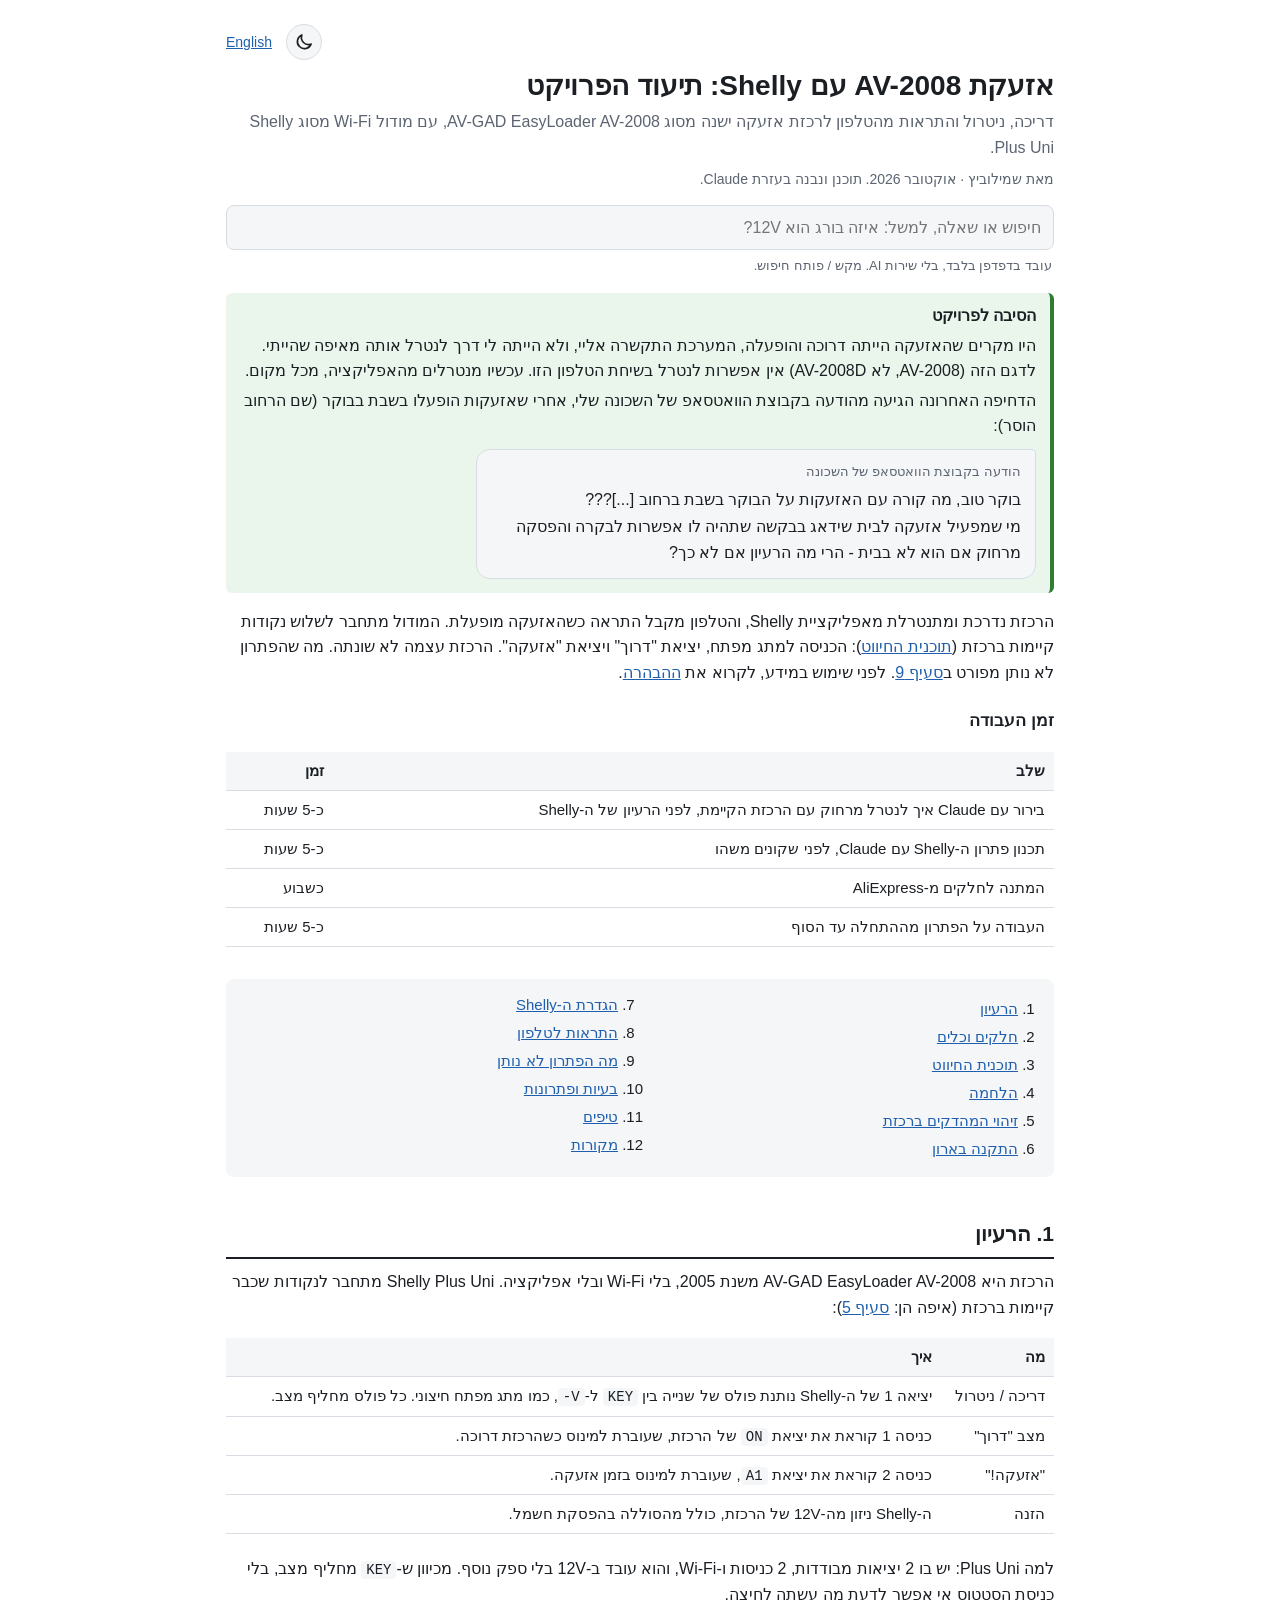
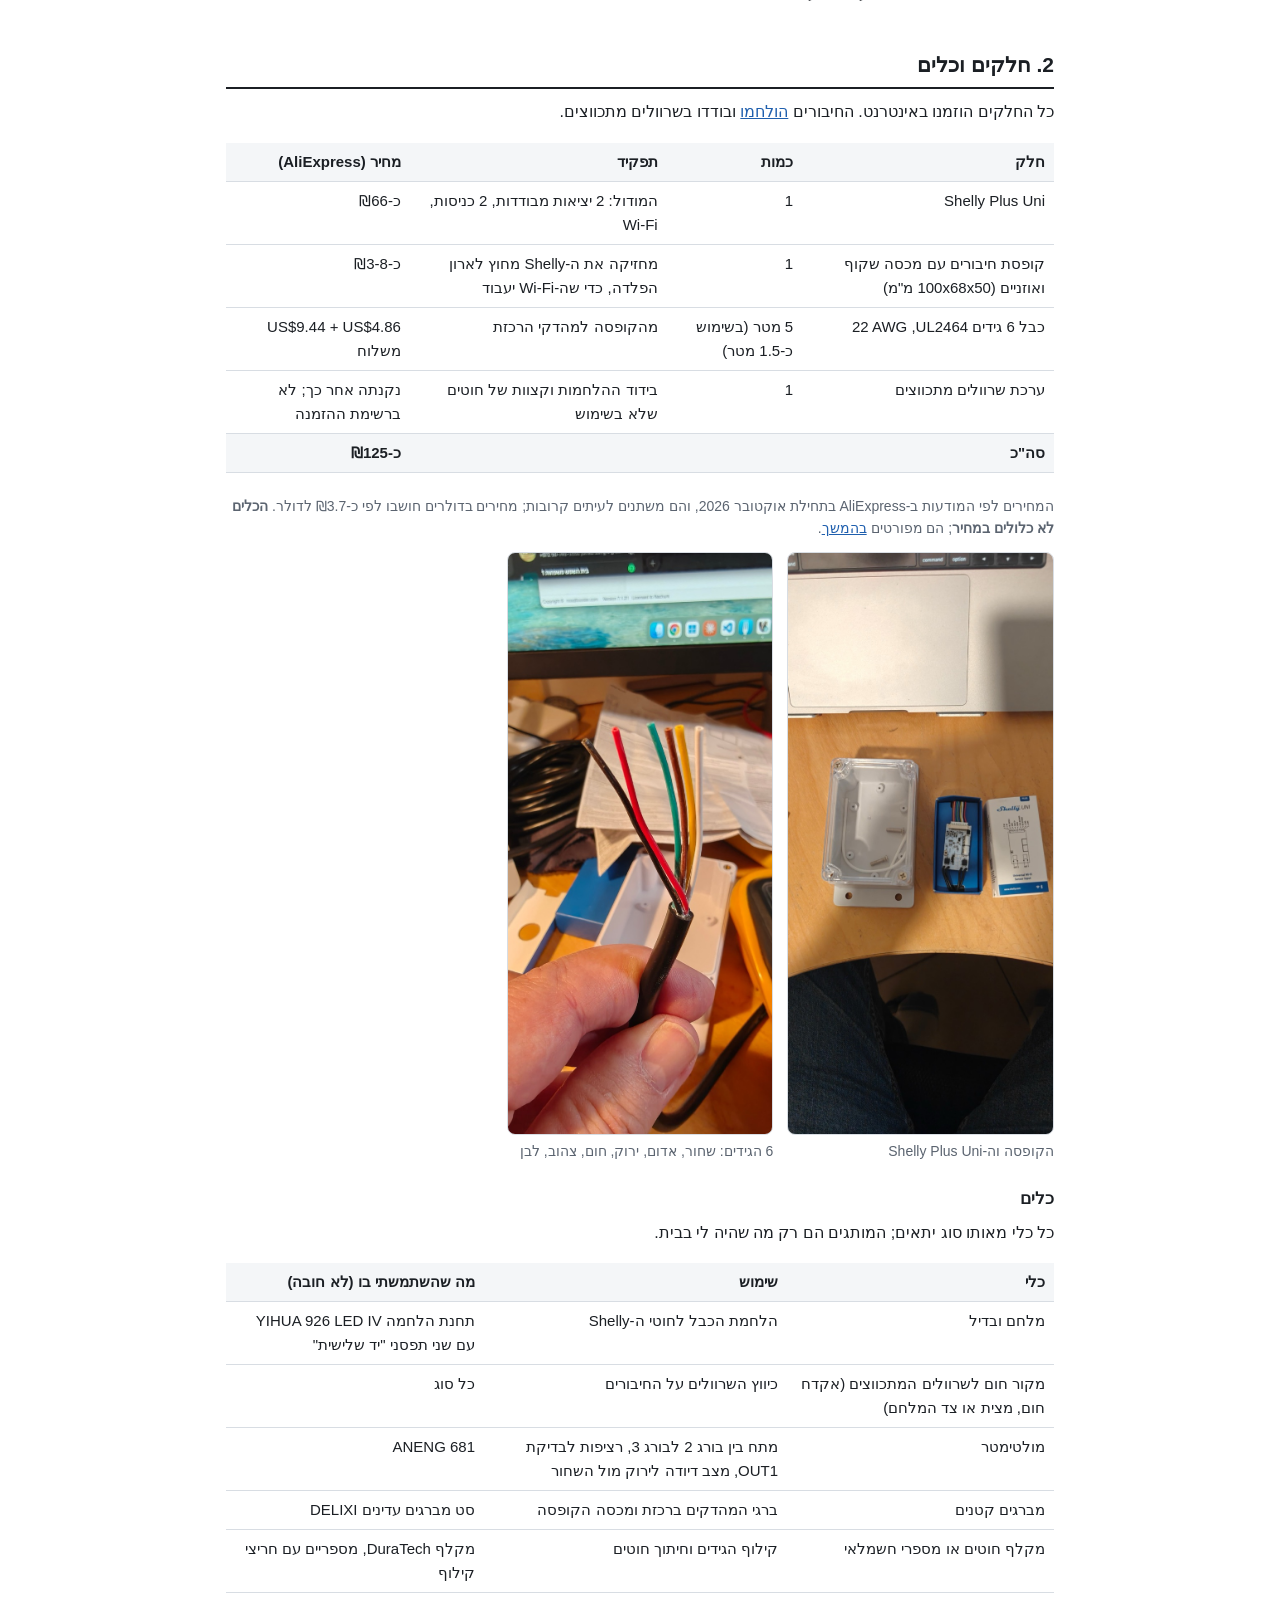
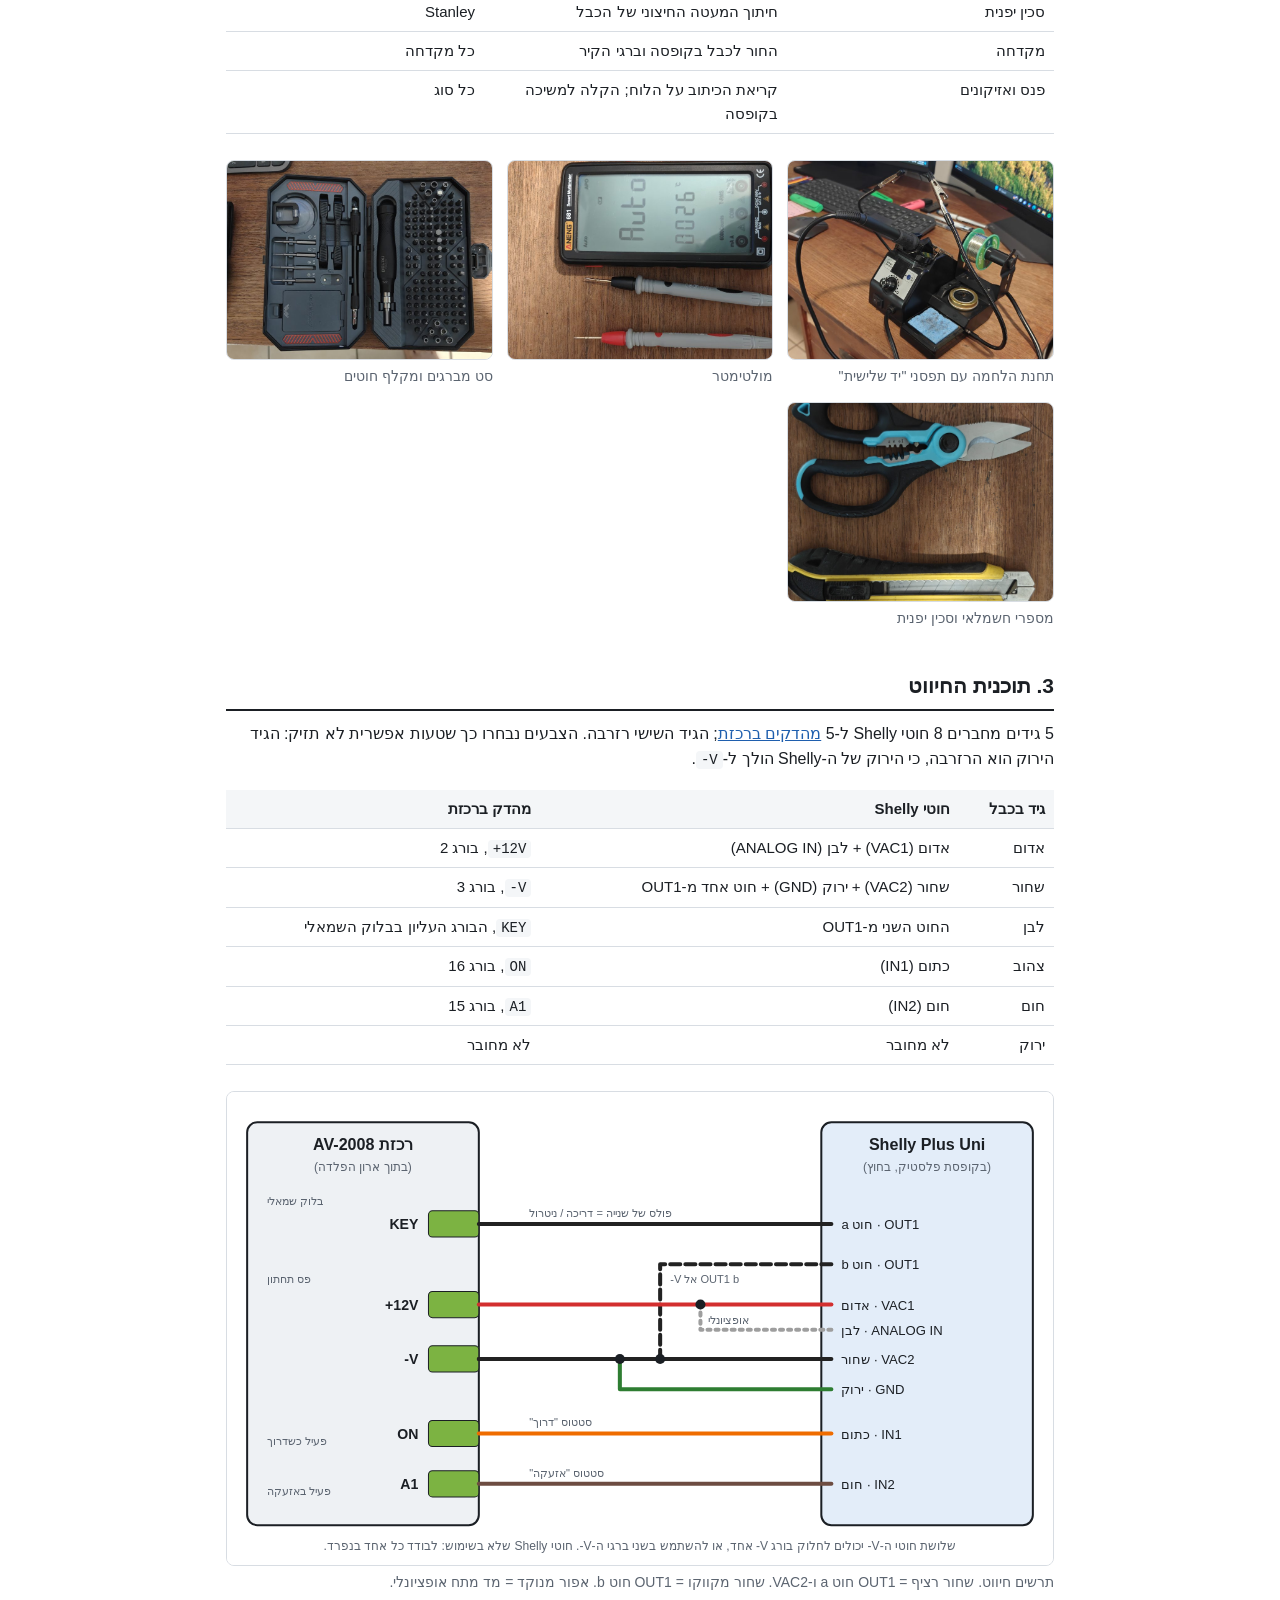
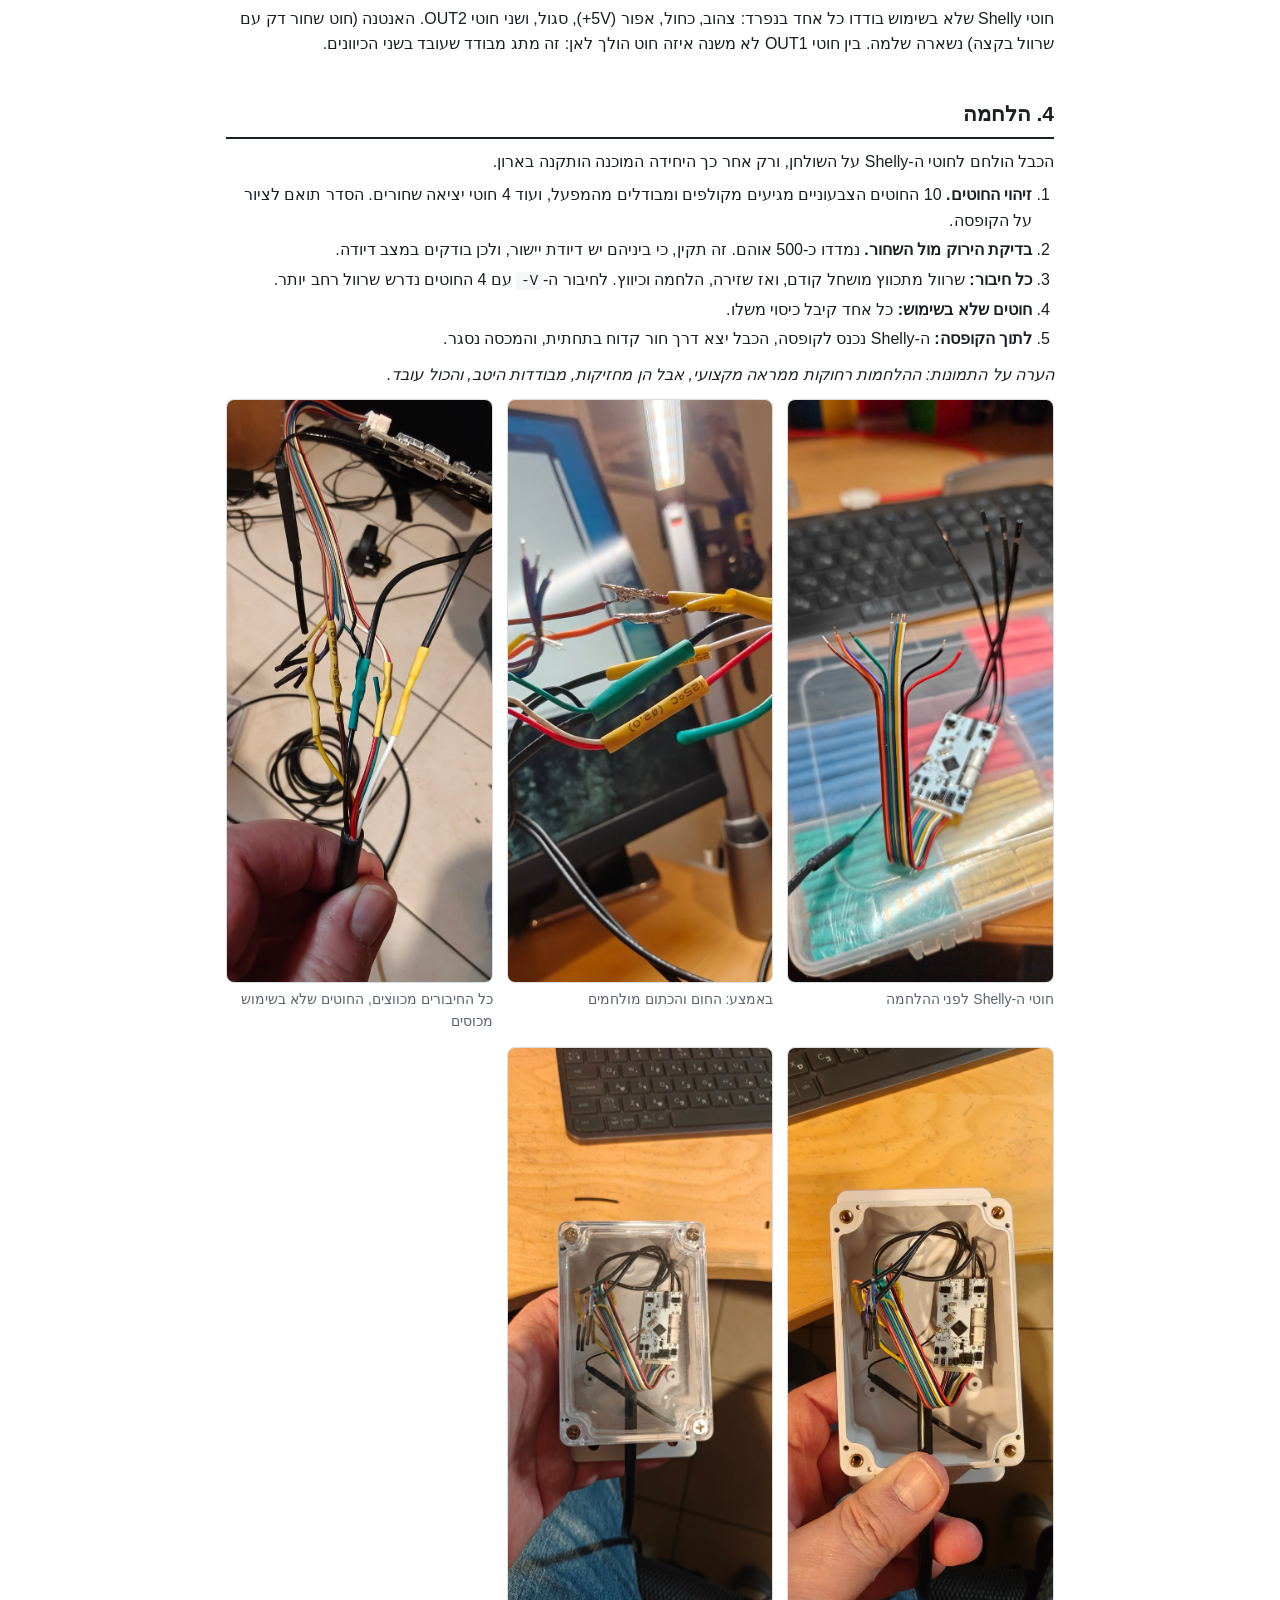
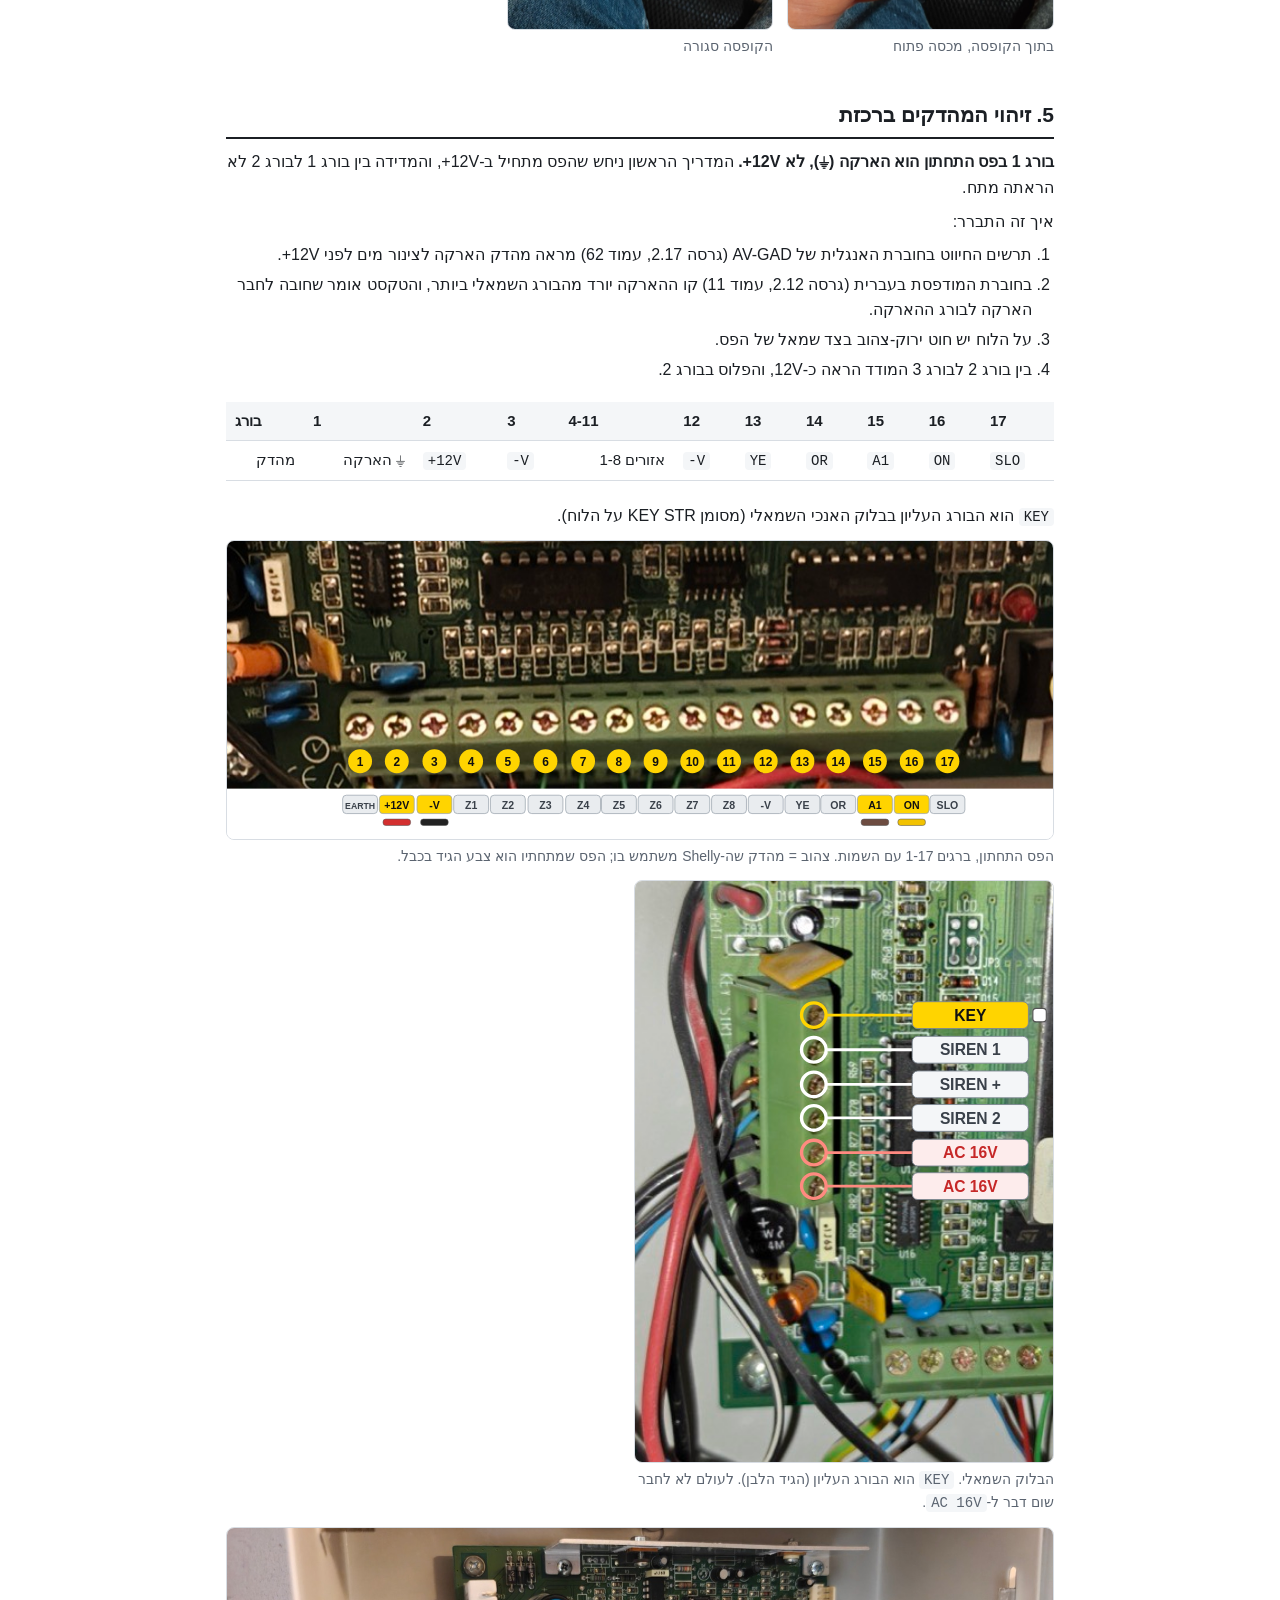
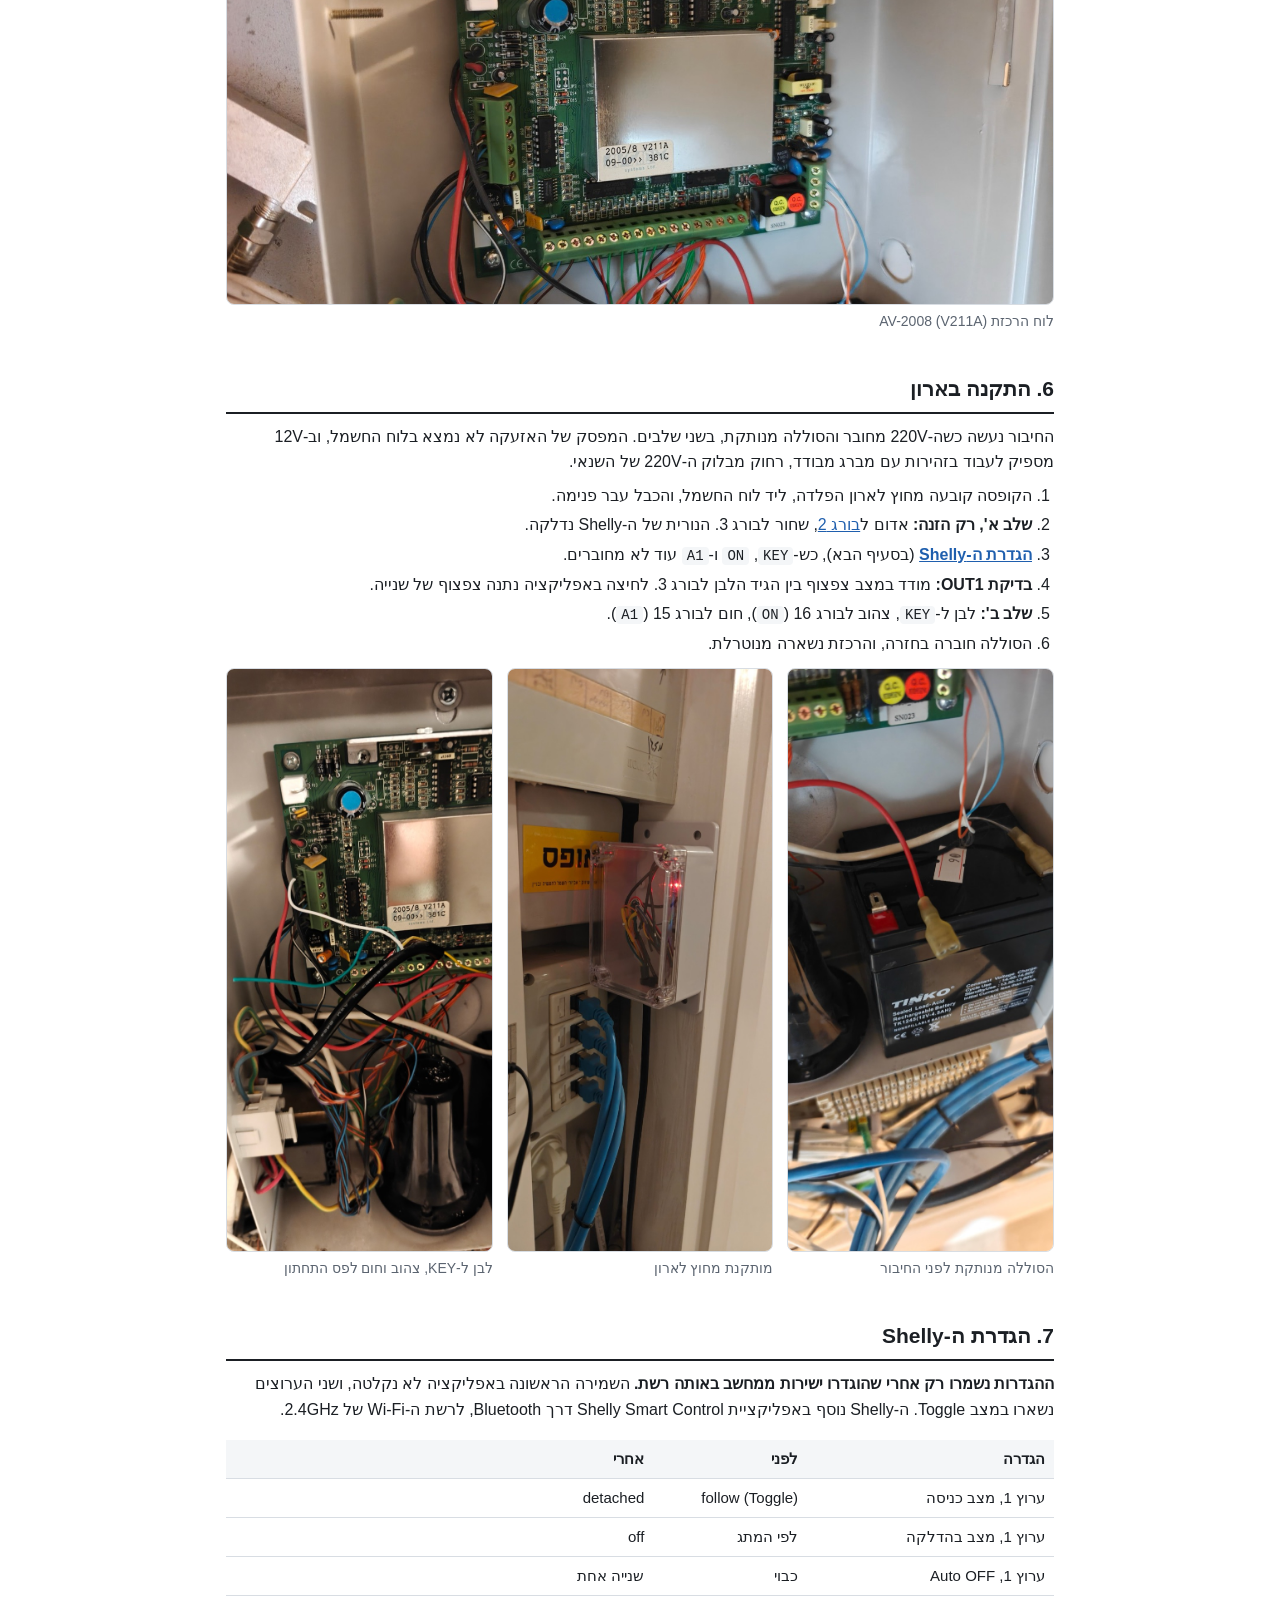
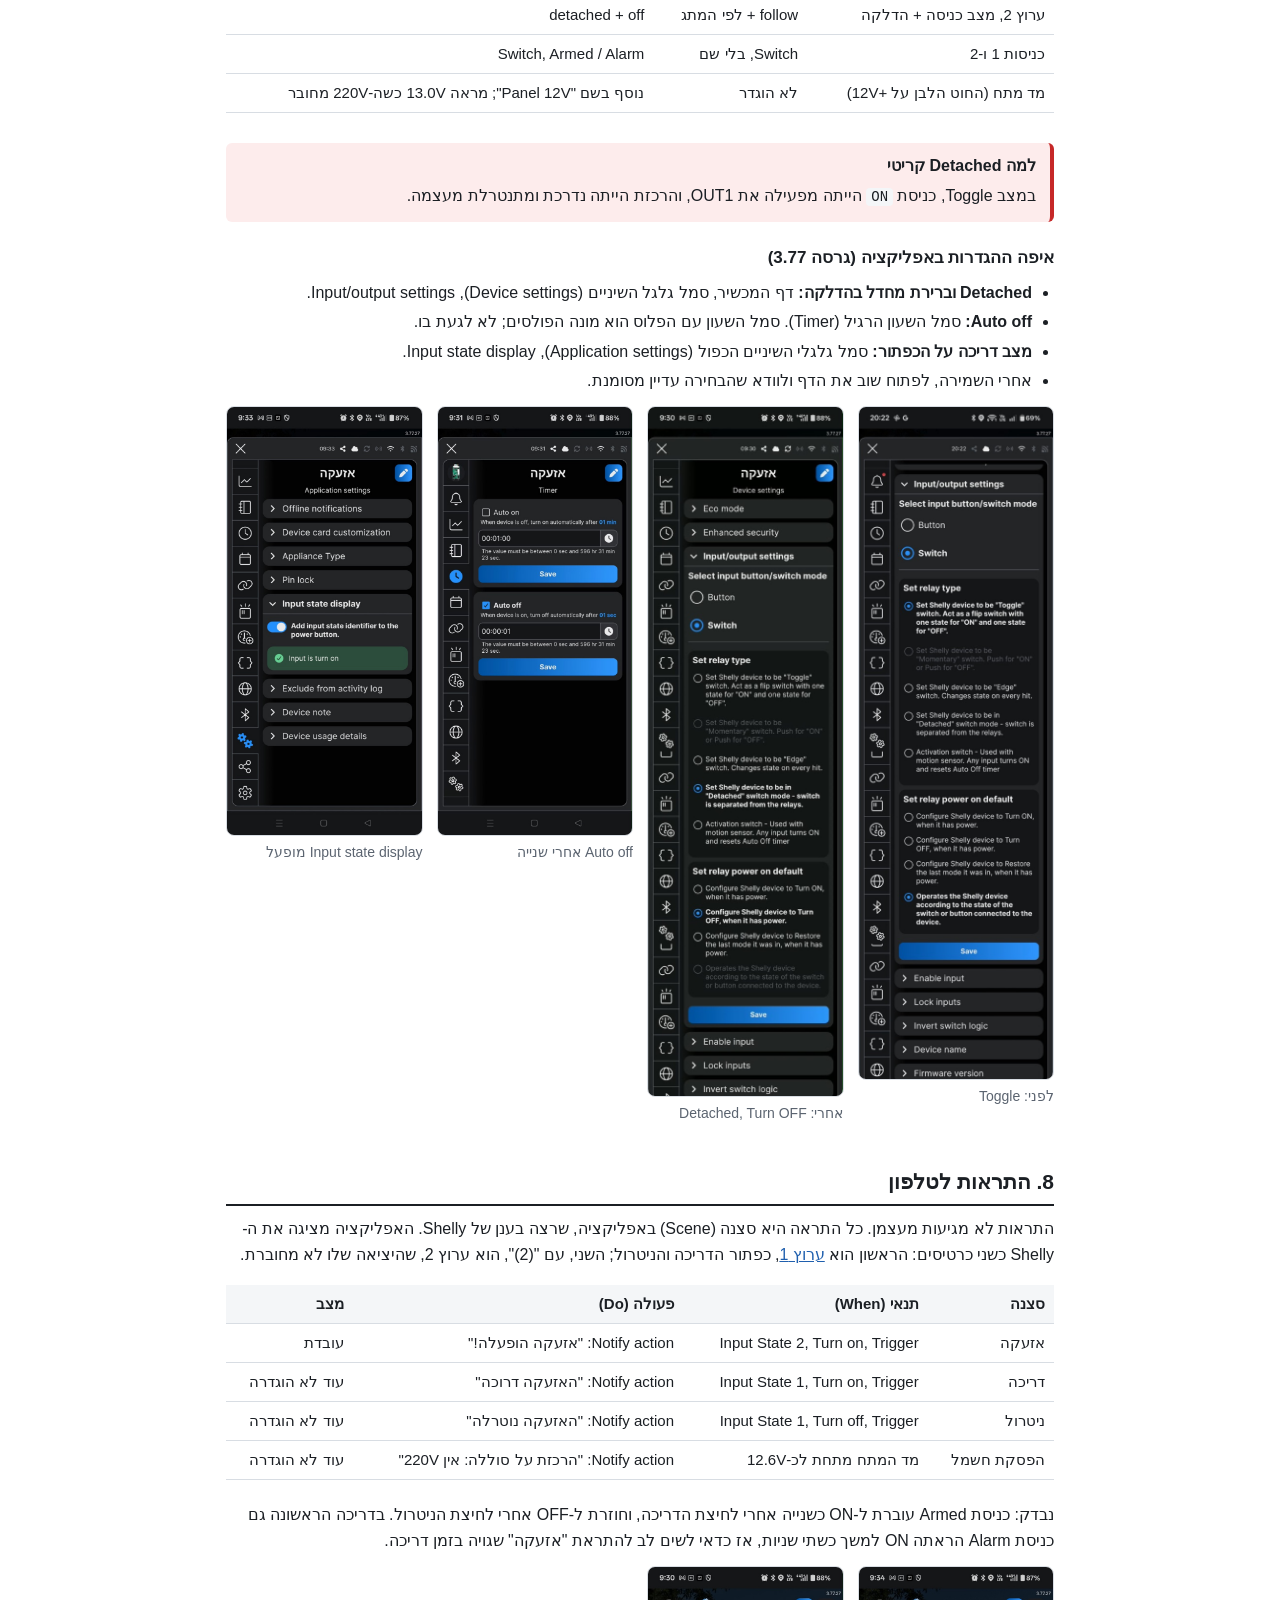
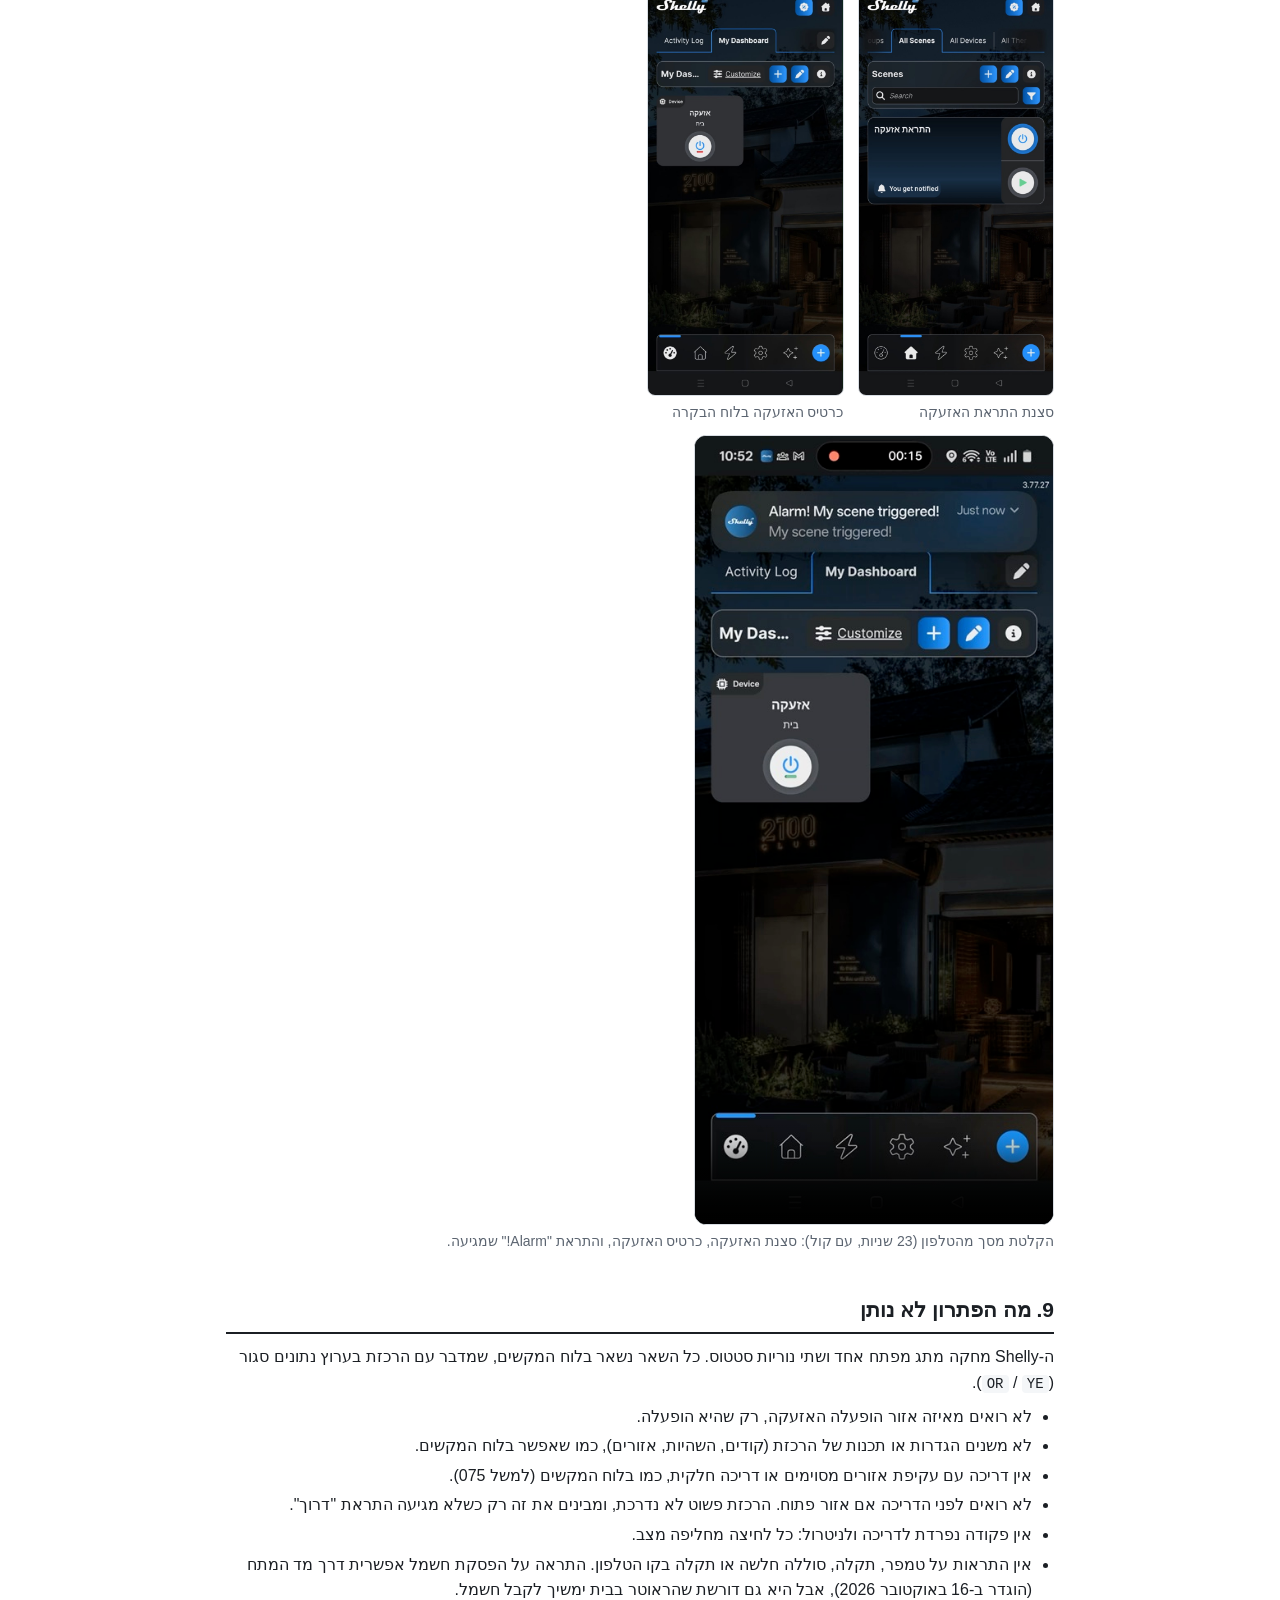
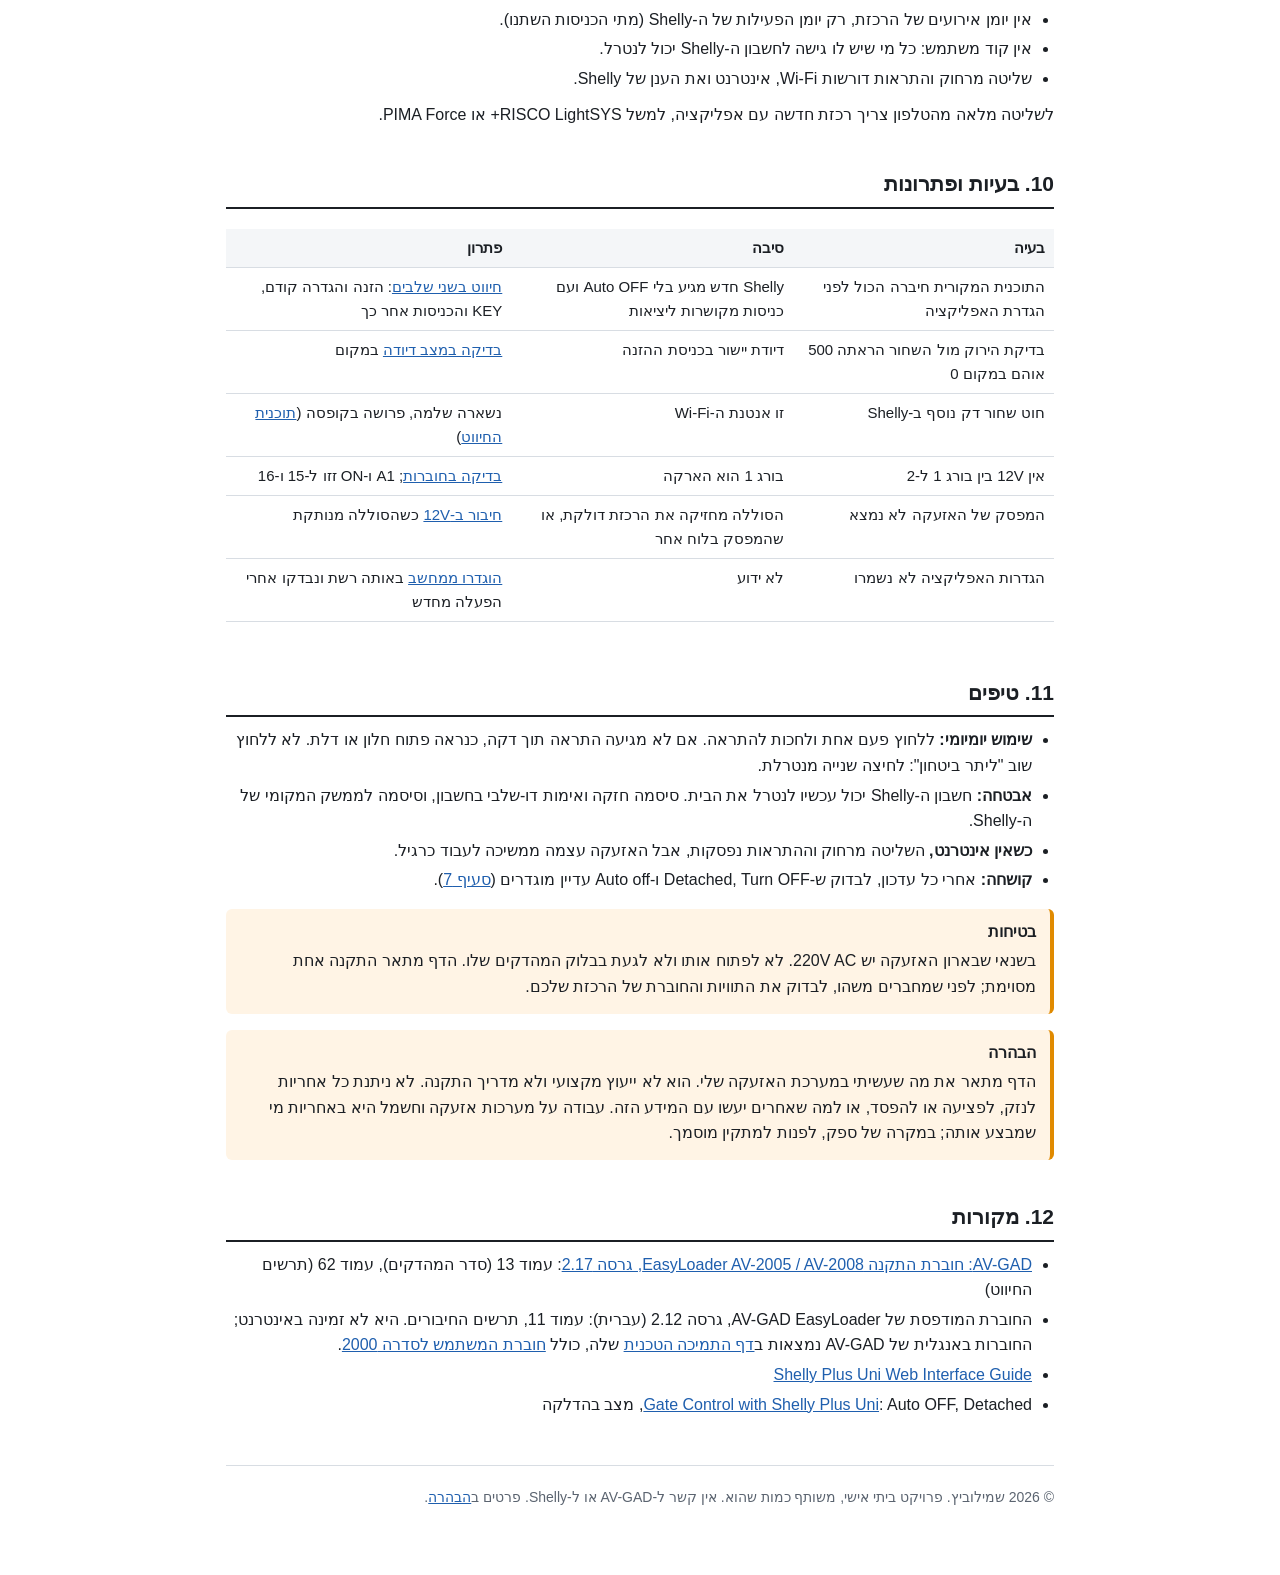
<file: index.html>
<!doctype html>
<html lang="he" dir="rtl">
<head>
<meta charset="utf-8">
<meta name="viewport" content="width=device-width, initial-scale=1">
<title>אזעקת AV-2008 עם Shelly</title>
<meta name="description" content="איך רכזת אזעקה ישנה AV-GAD AV-2008 קיבלה שליטה והתראות מהטלפון עם Shelly Plus Uni: חלקים, חיווט, הלחמה, הגדרות ולקחים.">
<link rel="stylesheet" href="style.css?v=7">
<script src="theme.js?v=3"></script>
<script src="search.js?v=2"></script>
<link rel="alternate" hreflang="en" href="en.html">
</head>
<body>

<header>
  <div class="topbar"><button class="theme-toggle" type="button" data-dark="מצב כהה" data-light="מצב בהיר" aria-label="מצב כהה"></button><a href="en.html" lang="en" dir="ltr">English</a></div>
  <h1>אזעקת AV-2008 עם Shelly: תיעוד הפרויקט</h1>
  <p class="sub">דריכה, ניטרול והתראות מהטלפון לרכזת אזעקה ישנה מסוג <span class="ltr nw">AV-GAD EasyLoader AV-2008</span>, עם מודול Wi-Fi מסוג Shelly Plus Uni.</p>
  <p class="meta">מאת שמילוביץ · אוקטובר 2026. תוכנן ונבנה בעזרת Claude.</p>
  <div id="search" role="search" data-answers="תשובות" data-inpage="בדף" data-goto="מעבר אל:" data-none="לא נמצא. לנסות מילים אחרות, למשל: בורג 12V, התראה, למה לא נדרכה.">
    <input type="search" placeholder="חיפוש או שאלה, למשל: איזה בורג הוא 12V?" aria-label="חיפוש בדף" autocomplete="off">
    <div class="search-results" hidden></div>
  </div>
  <p class="search-hint">עובד בדפדפן בלבד, בלי שירות AI. מקש / פותח חיפוש.</p>
</header>

<div class="callout ok" id="why"><strong>הסיבה לפרויקט</strong><p>היו מקרים שהאזעקה הייתה דרוכה והופעלה, המערכת התקשרה אליי, ולא הייתה לי דרך לנטרל אותה מאיפה שהייתי. לדגם הזה (AV-2008, לא AV-2008D) אין אפשרות לנטרל בשיחת הטלפון הזו. עכשיו מנטרלים מהאפליקציה, מכל מקום.</p><p>הדחיפה האחרונה הגיעה מהודעה בקבוצת הוואטסאפ של השכונה שלי, אחרי שאזעקות הופעלו בשבת בבוקר (שם הרחוב הוסר):</p><div class="chat"><p class="who">הודעה בקבוצת הוואטסאפ של השכונה</p><p>בוקר טוב, מה קורה עם האזעקות על הבוקר בשבת ברחוב [...]???</p><p>מי שמפעיל אזעקה לבית שידאג בבקשה שתהיה לו אפשרות לבקרה והפסקה מרחוק אם הוא לא בבית - הרי מה הרעיון אם לא כך?</p></div></div>

<p>הרכזת נדרכת ומתנטרלת מאפליקציית Shelly, והטלפון מקבל התראה כשהאזעקה מופעלת. המודול מתחבר לשלוש נקודות קיימות ברכזת (<a href="#wiring">תוכנית החיווט</a>): הכניסה למתג מפתח, יציאת "דרוך" ויציאת "אזעקה". הרכזת עצמה לא שונתה. מה שהפתרון לא נותן מפורט ב<a href="#limits">סעיף 9</a>. לפני שימוש במידע, לקרוא את <a href="#disclaimer">ההבהרה</a>.</p>

<h3 id="time">זמן העבודה</h3>
<div class="scroll"><table>
  <tr><th>שלב</th><th>זמן</th></tr>
  <tr><td>בירור עם Claude איך לנטרל מרחוק עם הרכזת הקיימת, לפני הרעיון של ה-Shelly</td><td>כ-5 שעות</td></tr>
  <tr><td>תכנון פתרון ה-Shelly עם Claude, לפני שקונים משהו</td><td>כ-5 שעות</td></tr>
  <tr><td>המתנה לחלקים מ-AliExpress</td><td>כשבוע</td></tr>
  <tr><td>העבודה על הפתרון מההתחלה עד הסוף</td><td>כ-5 שעות</td></tr>
</table></div>

<nav class="toc">
  <ol>
    <li><a href="#idea">הרעיון</a></li>
    <li><a href="#parts">חלקים וכלים</a></li>
    <li><a href="#wiring">תוכנית החיווט</a></li>
    <li><a href="#soldering">הלחמה</a></li>
    <li><a href="#terminals">זיהוי המהדקים ברכזת</a></li>
    <li><a href="#install">התקנה בארון</a></li>
    <li><a href="#setup">הגדרת ה-Shelly</a></li>
    <li><a href="#notify">התראות לטלפון</a></li>
    <li><a href="#limits">מה הפתרון לא נותן</a></li>
    <li><a href="#problems">בעיות ופתרונות</a></li>
    <li><a href="#tips">טיפים</a></li>
    <li><a href="#sources">מקורות</a></li>
  </ol>
</nav>

<h2 id="idea">1. הרעיון</h2>
<p>הרכזת היא AV-GAD EasyLoader AV-2008 משנת 2005, בלי Wi-Fi ובלי אפליקציה. Shelly Plus Uni מתחבר לנקודות שכבר קיימות ברכזת (איפה הן: <a href="#terminals">סעיף 5</a>):</p>
<div class="scroll"><table>
  <tr><th>מה</th><th>איך</th></tr>
  <tr><td>דריכה / ניטרול</td><td>יציאה 1 של ה-Shelly נותנת פולס של שנייה בין <code>KEY</code> ל-<code>-V</code>, כמו מתג מפתח חיצוני. כל פולס מחליף מצב.</td></tr>
  <tr><td>מצב "דרוך"</td><td>כניסה 1 קוראת את יציאת <code>ON</code> של הרכזת, שעוברת למינוס כשהרכזת דרוכה.</td></tr>
  <tr><td>"אזעקה!"</td><td>כניסה 2 קוראת את יציאת <code>A1</code>, שעוברת למינוס בזמן אזעקה.</td></tr>
  <tr><td>הזנה</td><td>ה-Shelly ניזון מה-12V של הרכזת, כולל מהסוללה בהפסקת חשמל.</td></tr>
</table></div>
<p>למה Plus Uni: יש בו 2 יציאות מבודדות, 2 כניסות ו-Wi-Fi, והוא עובד ב-12V בלי ספק נוסף. מכיוון ש-<code>KEY</code> מחליף מצב, בלי כניסת הסטטוס אי אפשר לדעת מה עשתה לחיצה.</p>

<h2 id="parts">2. חלקים וכלים</h2>
<p>כל החלקים הוזמנו באינטרנט. החיבורים <a href="#soldering">הולחמו</a> ובודדו בשרוולים מתכווצים.</p>
<div class="scroll"><table>
  <tr><th>חלק</th><th>כמות</th><th>תפקיד</th><th>מחיר (AliExpress)</th></tr>
  <tr><td>Shelly Plus Uni</td><td>1</td><td>המודול: 2 יציאות מבודדות, 2 כניסות, Wi-Fi</td><td>כ-₪66</td></tr>
  <tr><td>קופסת חיבורים עם מכסה שקוף ואוזניים (<span class="ltr">100x68x50</span> מ"מ)</td><td>1</td><td>מחזיקה את ה-Shelly מחוץ לארון הפלדה, כדי שה-Wi-Fi יעבוד</td><td>כ-₪3-8</td></tr>
  <tr><td>כבל 6 גידים UL2464, <span class="ltr">22 AWG</span></td><td>5 מטר (בשימוש כ-1.5 מטר)</td><td>מהקופסה למהדקי הרכזת</td><td><span class="ltr">US$9.44 + US$4.86</span> משלוח</td></tr>
  <tr><td>ערכת שרוולים מתכווצים</td><td>1</td><td>בידוד ההלחמות וקצוות של חוטים שלא בשימוש</td><td>נקנתה אחר כך; לא ברשימת ההזמנה</td></tr>
  <tr><th>סה"כ</th><th></th><th></th><th>כ-₪125</th></tr>
</table></div>
<p class="meta">המחירים לפי המודעות ב-AliExpress בתחילת אוקטובר 2026, והם משתנים לעיתים קרובות; מחירים בדולרים חושבו לפי כ-₪3.7 לדולר. <strong>הכלים לא כלולים במחיר</strong>; הם מפורטים <a href="#tools">בהמשך</a>.</p>
<div class="gallery">
  <figure><img src="images/01-parts-box-and-shelly.jpg" alt="הקופסה וה-Shelly Plus Uni כפי שהגיעו" loading="lazy"><figcaption>הקופסה וה-Shelly Plus Uni</figcaption></figure>
  <figure><img src="images/03-cable-six-cores.jpg" alt="קצה הכבל עם 6 הגידים" loading="lazy"><figcaption>6 הגידים: שחור, אדום, ירוק, חום, צהוב, לבן</figcaption></figure>
</div>

<h3 id="tools">כלים</h3>
<p>כל כלי מאותו סוג יתאים; המותגים הם רק מה שהיה לי בבית.</p>
<div class="scroll"><table>
  <tr><th>כלי</th><th>שימוש</th><th>מה שהשתמשתי בו (לא חובה)</th></tr>
  <tr><td>מלחם ובדיל</td><td>הלחמת הכבל לחוטי ה-Shelly</td><td>תחנת הלחמה YIHUA 926 LED IV עם שני תפסני "יד שלישית"</td></tr>
  <tr><td>מקור חום לשרוולים המתכווצים (אקדח חום, מצית או צד המלחם)</td><td>כיווץ השרוולים על החיבורים</td><td>כל סוג</td></tr>
  <tr><td>מולטימטר</td><td>מתח בין בורג 2 לבורג 3, רציפות לבדיקת OUT1, מצב דיודה לירוק מול השחור</td><td>ANENG 681</td></tr>
  <tr><td>מברגים קטנים</td><td>ברגי המהדקים ברכזת ומכסה הקופסה</td><td>סט מברגים עדינים DELIXI</td></tr>
  <tr><td>מקלף חוטים או מספרי חשמלאי</td><td>קילוף הגידים וחיתוך חוטים</td><td>מקלף DuraTech, מספריים עם חריצי קילוף</td></tr>
  <tr><td>סכין יפנית</td><td>חיתוך המעטה החיצוני של הכבל</td><td>Stanley</td></tr>
  <tr><td>מקדחה</td><td>החור לכבל בקופסה וברגי הקיר</td><td>כל מקדחה</td></tr>
  <tr><td>פנס ואזיקונים</td><td>קריאת הכיתוב על הלוח; הקלה למשיכה בקופסה</td><td>כל סוג</td></tr>
</table></div>
<div class="gallery tools">
  <figure><img src="images/19-tool-soldering-station.jpg?v=3" alt="תחנת הלחמה עם תפסנים וגליל בדיל" loading="lazy"><figcaption>תחנת הלחמה עם תפסני "יד שלישית"</figcaption></figure>
  <figure><img src="images/21-tool-multimeter.jpg?v=3" alt="מולטימטר ANENG 681 עם דקרים" loading="lazy"><figcaption>מולטימטר</figcaption></figure>
  <figure><img src="images/20-tool-screwdrivers-and-stripper.jpg?v=3" alt="סט מברגים עדינים ומקלף חוטים" loading="lazy"><figcaption>סט מברגים ומקלף חוטים</figcaption></figure>
  <figure><img src="images/22-tool-scissors-and-knife.jpg?v=3" alt="מספרי חשמלאי וסכין יפנית" loading="lazy"><figcaption>מספרי חשמלאי וסכין יפנית</figcaption></figure>
</div>

<h2 id="wiring">3. תוכנית החיווט</h2>
<p>5 גידים מחברים 8 חוטי Shelly ל-5 <a href="#terminals">מהדקים ברכזת</a>; הגיד השישי רזרבה. הצבעים נבחרו כך שטעות אפשרית לא תזיק: הגיד הירוק הוא הרזרבה, כי הירוק של ה-Shelly הולך ל-<code>-V</code>.</p>
<div class="scroll"><table>
  <tr><th>גיד בכבל</th><th>חוטי Shelly</th><th>מהדק ברכזת</th></tr>
  <tr><td>אדום</td><td>אדום (VAC1) + לבן (ANALOG IN)</td><td><code>+12V</code>, בורג 2</td></tr>
  <tr><td>שחור</td><td>שחור (VAC2) + ירוק (GND) + חוט אחד מ-OUT1</td><td><code>-V</code>, בורג 3</td></tr>
  <tr><td>לבן</td><td>החוט השני מ-OUT1</td><td><code>KEY</code>, הבורג העליון בבלוק השמאלי</td></tr>
  <tr><td>צהוב</td><td>כתום (IN1)</td><td><code>ON</code>, בורג 16</td></tr>
  <tr><td>חום</td><td>חום (IN2)</td><td><code>A1</code>, בורג 15</td></tr>
  <tr><td>ירוק</td><td>לא מחובר</td><td>לא מחובר</td></tr>
</table></div>
<figure class="diagram"><svg viewBox="0 0 820 470" xmlns="http://www.w3.org/2000/svg" role="img" aria-label="תרשים חיווט מרכזת AV-2008 אל Shelly Plus Uni" font-family="Helvetica, Arial, sans-serif">
  <rect x="0" y="0" width="820" height="470" fill="#ffffff"/>
  
  <rect x="20" y="30" width="230" height="400" rx="10" fill="#eef1f4" stroke="#1b1f24" stroke-width="2"/>
  <text x="135" y="58" text-anchor="middle" style="direction:rtl" font-size="16" font-weight="700" fill="#1b1f24">רכזת AV-2008</text>
  <text x="135" y="78" text-anchor="middle" style="direction:rtl" font-size="12" fill="#5b6470">(בתוך ארון הפלדה)</text>
  <text x="40" y="112" text-anchor="end" style="direction:rtl" font-size="11" fill="#5b6470">בלוק שמאלי</text>
  <text x="40" y="190" text-anchor="end" style="direction:rtl" font-size="11" fill="#5b6470">פס תחתון</text>
  
  <g font-size="14" font-weight="700" fill="#1b1f24">
    <rect x="200" y="118" width="50" height="26" rx="4" fill="#7cb342" stroke="#1b1f24"/><text x="190" y="136" text-anchor="end">KEY</text>
    <rect x="200" y="198" width="50" height="26" rx="4" fill="#7cb342" stroke="#1b1f24"/><text x="190" y="216" text-anchor="end">+12V</text>
    <rect x="200" y="252" width="50" height="26" rx="4" fill="#7cb342" stroke="#1b1f24"/><text x="190" y="270" text-anchor="end">-V</text>
    <rect x="200" y="326" width="50" height="26" rx="4" fill="#7cb342" stroke="#1b1f24"/><text x="190" y="344" text-anchor="end">ON</text>
    <rect x="200" y="376" width="50" height="26" rx="4" fill="#7cb342" stroke="#1b1f24"/><text x="190" y="394" text-anchor="end">A1</text>
  </g>
  <g font-size="11" fill="#5b6470" text-anchor="end" style="direction:rtl">
    <text x="40" y="350">פעיל כשדרוך</text>
    <text x="40" y="400">פעיל באזעקה</text>
  </g>

  
  <rect x="590" y="30" width="210" height="400" rx="10" fill="#e3edf9" stroke="#1b1f24" stroke-width="2"/>
  <text x="695" y="58" text-anchor="middle" font-size="16" font-weight="700" fill="#1b1f24">Shelly Plus Uni</text>
  <text x="695" y="78" text-anchor="middle" style="direction:rtl" font-size="12" fill="#5b6470">(בקופסת פלסטיק, בחוץ)</text>
  <g font-size="13" fill="#1b1f24" text-anchor="end" style="direction:rtl">
    <text x="610" y="136">OUT1 · חוט a</text>
    <text x="610" y="176">OUT1 · חוט b</text>
    <text x="610" y="216">VAC1 · אדום</text>
    <text x="610" y="241">ANALOG IN · לבן</text>
    <text x="610" y="270">VAC2 · שחור</text>
    <text x="610" y="300">GND · ירוק</text>
    <text x="610" y="344">IN1 · כתום</text>
    <text x="610" y="394">IN2 · חום</text>
  </g>

  
  <g fill="none" stroke-width="4" stroke-linecap="round" stroke-linejoin="round">
    
    <path d="M250 131 H600" stroke="#222"/>
    
    <path d="M600 171 H430 V265 H250" stroke="#222" stroke-dasharray="10 5"/>
    
    <path d="M600 211 H250" stroke="#d32f2f"/>
    
    <path d="M600 236 H470 V211" stroke="#9e9e9e" stroke-dasharray="3 5"/>
    
    <path d="M600 265 H250" stroke="#222"/>
    
    <path d="M600 295 H390 V265" stroke="#2e7d32"/>
    
    <path d="M600 339 H250" stroke="#ef6c00"/>
    
    <path d="M600 389 H250" stroke="#6d4c41"/>
  </g>
  <g fill="#1b1f24">
    <circle cx="470" cy="211" r="5"/>
    <circle cx="430" cy="265" r="5"/>
    <circle cx="390" cy="265" r="5"/>
  </g>
  <g font-size="11" fill="#5b6470" text-anchor="end" style="direction:rtl">
    <text x="300" y="124">פולס של שנייה = דריכה / ניטרול</text>
    <text x="440" y="190">OUT1 b אל &#x2066;-V&#x2069;</text>
    <text x="478" y="230">אופציונלי</text>
    <text x="300" y="332">סטטוס "דרוך"</text>
    <text x="300" y="382">סטטוס "אזעקה"</text>
  </g>
  <text x="410" y="455" text-anchor="middle" style="direction:rtl" font-size="12" fill="#5b6470">שלושת חוטי ה-&#x2066;-V&#x2069; יכולים לחלוק בורג &#x2066;-V&#x2069; אחד, או להשתמש בשני ברגי ה-&#x2066;-V&#x2069;. חוטי Shelly שלא בשימוש: לבודד כל אחד בנפרד.</text>
</svg><figcaption>תרשים חיווט. שחור רציף = OUT1 חוט a ו-VAC2. שחור מקווקו = OUT1 חוט b. אפור מנוקד = מד מתח אופציונלי.</figcaption></figure>
<p>חוטי Shelly שלא בשימוש בודדו כל אחד בנפרד: צהוב, כחול, אפור (<span class="ltr">+5V</span>), סגול, ושני חוטי OUT2. האנטנה (חוט שחור דק עם שרוול בקצה) נשארה שלמה. בין חוטי OUT1 לא משנה איזה חוט הולך לאן: זה מתג מבודד שעובד בשני הכיוונים.</p>

<h2 id="soldering">4. הלחמה</h2>
<p>הכבל הולחם לחוטי ה-Shelly על השולחן, ורק אחר כך היחידה המוכנה הותקנה בארון.</p>
<ol>
  <li><strong>זיהוי החוטים.</strong> 10 החוטים הצבעוניים מגיעים מקולפים ומבודלים מהמפעל, ועוד 4 חוטי יציאה שחורים. הסדר תואם לציור על הקופסה.</li>
  <li><strong>בדיקת הירוק מול השחור.</strong> נמדדו כ-500 אוהם. זה תקין, כי ביניהם יש דיודת יישור, ולכן בודקים במצב דיודה.</li>
  <li><strong>כל חיבור:</strong> שרוול מתכווץ מושחל קודם, ואז שזירה, הלחמה וכיווץ. לחיבור ה-<code>-V</code> עם 4 החוטים נדרש שרוול רחב יותר.</li>
  <li><strong>חוטים שלא בשימוש:</strong> כל אחד קיבל כיסוי משלו.</li>
  <li><strong>לתוך הקופסה:</strong> ה-Shelly נכנס לקופסה, הכבל יצא דרך חור קדוח בתחתית, והמכסה נסגר.</li>
</ol>
<p><em>הערה על התמונות: ההלחמות רחוקות ממראה מקצועי, אבל הן מחזיקות, מבודדות היטב, והכול עובד.</em></p>
<div class="gallery">
  <figure><img src="images/04-shelly-leads.jpg" alt="חוטי ה-Shelly המקולפים, לפני ההלחמה" loading="lazy"><figcaption>חוטי ה-Shelly לפני ההלחמה</figcaption></figure>
  <figure><img src="images/05-soldering-in-progress.jpg" alt="חיבורי הלחמה עם שרוולים שעוד לא כווצו" loading="lazy"><figcaption>באמצע: החום והכתום מולחמים</figcaption></figure>
  <figure><img src="images/06-soldering-done.jpg" alt="כל החיבורים מכווצים והחוטים שלא בשימוש מכוסים" loading="lazy"><figcaption>כל החיבורים מכווצים, החוטים שלא בשימוש מכוסים</figcaption></figure>
  <figure><img src="images/07-box-open.jpg" alt="ה-Shelly בתוך הקופסה, מכסה פתוח" loading="lazy"><figcaption>בתוך הקופסה, מכסה פתוח</figcaption></figure>
  <figure><img src="images/08-box-closed.jpg" alt="הקופסה סגורה" loading="lazy"><figcaption>הקופסה סגורה</figcaption></figure>
</div>

<h2 id="terminals">5. זיהוי המהדקים ברכזת</h2>
<p><strong>בורג 1 בפס התחתון הוא הארקה (⏚), לא <span class="ltr">+12V</span>.</strong> המדריך הראשון ניחש שהפס מתחיל ב-<span class="ltr">+12V</span>, והמדידה בין בורג 1 לבורג 2 לא הראתה מתח.</p>
<p>איך זה התברר:</p>
<ol>
  <li>תרשים החיווט בחוברת האנגלית של AV-GAD (גרסה 2.17, עמוד 62) מראה מהדק הארקה לצינור מים לפני <span class="ltr">+12V</span>.</li>
  <li>בחוברת המודפסת בעברית (גרסה 2.12, עמוד 11) קו ההארקה יורד מהבורג השמאלי ביותר, והטקסט אומר שחובה לחבר הארקה לבורג ההארקה.</li>
  <li>על הלוח יש חוט ירוק-צהוב בצד שמאל של הפס.</li>
  <li>בין בורג 2 לבורג 3 המודד הראה כ-12V, והפלוס בבורג 2.</li>
</ol>
<div class="scroll"><table dir="ltr">
  <tr><th>בורג</th><th>1</th><th>2</th><th>3</th><th>4-11</th><th>12</th><th>13</th><th>14</th><th>15</th><th>16</th><th>17</th></tr>
  <tr><td dir="rtl">מהדק</td><td dir="rtl">⏚ הארקה</td><td><code>+12V</code></td><td><code>-V</code></td><td dir="rtl">אזורים 1-8</td><td><code>-V</code></td><td><code>YE</code></td><td><code>OR</code></td><td><code>A1</code></td><td><code>ON</code></td><td><code>SLO</code></td></tr>
</table></div>
<p><code>KEY</code> הוא הבורג העליון בבלוק האנכי השמאלי (מסומן KEY STR על הלוח).</p>
<figure class="diagram"><svg viewBox="0 0 900 325" xmlns="http://www.w3.org/2000/svg" role="img" aria-label="הפס התחתון עם מספרי הברגים והשמות"><image href="images/09b-panel-bottom-strip.jpg" x="0" y="0" width="900" height="270"/><rect x="0" y="270" width="900" height="55" fill="#ffffff"/><g font-family="Helvetica, Arial, sans-serif" font-weight="700" text-anchor="middle"><circle cx="145" cy="240" r="13" fill="#ffd400"/><text x="145" y="245" font-size="13" fill="#111">1</text><rect x="126" y="277" width="38" height="20" rx="4" fill="#e9ecef" stroke="#9aa3ad" stroke-width="0.8"/><text x="145" y="291.5" font-size="9.5" fill="#3a414a">EARTH</text><circle cx="185" cy="240" r="13" fill="#ffd400"/><text x="185" y="245" font-size="13" fill="#111">2</text><rect x="166" y="277" width="38" height="20" rx="4" fill="#ffd400" stroke="#9aa3ad" stroke-width="0.8"/><text x="185" y="291.5" font-size="11.5" fill="#111">+12V</text><rect x="170" y="303" width="30" height="7" rx="3" fill="#d32f2f" stroke="#555" stroke-width="0.6"/><circle cx="226" cy="240" r="13" fill="#ffd400"/><text x="226" y="245" font-size="13" fill="#111">3</text><rect x="207" y="277" width="38" height="20" rx="4" fill="#ffd400" stroke="#9aa3ad" stroke-width="0.8"/><text x="226" y="291.5" font-size="11.5" fill="#111">-V</text><rect x="211" y="303" width="30" height="7" rx="3" fill="#222" stroke="#555" stroke-width="0.6"/><circle cx="266" cy="240" r="13" fill="#ffd400"/><text x="266" y="245" font-size="13" fill="#111">4</text><rect x="247" y="277" width="38" height="20" rx="4" fill="#e9ecef" stroke="#9aa3ad" stroke-width="0.8"/><text x="266" y="291.5" font-size="11.5" fill="#3a414a">Z1</text><circle cx="306" cy="240" r="13" fill="#ffd400"/><text x="306" y="245" font-size="13" fill="#111">5</text><rect x="287" y="277" width="38" height="20" rx="4" fill="#e9ecef" stroke="#9aa3ad" stroke-width="0.8"/><text x="306" y="291.5" font-size="11.5" fill="#3a414a">Z2</text><circle cx="347" cy="240" r="13" fill="#ffd400"/><text x="347" y="245" font-size="13" fill="#111">6</text><rect x="328" y="277" width="38" height="20" rx="4" fill="#e9ecef" stroke="#9aa3ad" stroke-width="0.8"/><text x="347" y="291.5" font-size="11.5" fill="#3a414a">Z3</text><circle cx="388" cy="240" r="13" fill="#ffd400"/><text x="388" y="245" font-size="13" fill="#111">7</text><rect x="369" y="277" width="38" height="20" rx="4" fill="#e9ecef" stroke="#9aa3ad" stroke-width="0.8"/><text x="388" y="291.5" font-size="11.5" fill="#3a414a">Z4</text><circle cx="427" cy="240" r="13" fill="#ffd400"/><text x="427" y="245" font-size="13" fill="#111">8</text><rect x="408" y="277" width="38" height="20" rx="4" fill="#e9ecef" stroke="#9aa3ad" stroke-width="0.8"/><text x="427" y="291.5" font-size="11.5" fill="#3a414a">Z5</text><circle cx="467" cy="240" r="13" fill="#ffd400"/><text x="467" y="245" font-size="13" fill="#111">9</text><rect x="448" y="277" width="38" height="20" rx="4" fill="#e9ecef" stroke="#9aa3ad" stroke-width="0.8"/><text x="467" y="291.5" font-size="11.5" fill="#3a414a">Z6</text><circle cx="507" cy="240" r="13" fill="#ffd400"/><text x="507" y="245" font-size="13" fill="#111">10</text><rect x="488" y="277" width="38" height="20" rx="4" fill="#e9ecef" stroke="#9aa3ad" stroke-width="0.8"/><text x="507" y="291.5" font-size="11.5" fill="#3a414a">Z7</text><circle cx="547" cy="240" r="13" fill="#ffd400"/><text x="547" y="245" font-size="13" fill="#111">11</text><rect x="528" y="277" width="38" height="20" rx="4" fill="#e9ecef" stroke="#9aa3ad" stroke-width="0.8"/><text x="547" y="291.5" font-size="11.5" fill="#3a414a">Z8</text><circle cx="587" cy="240" r="13" fill="#ffd400"/><text x="587" y="245" font-size="13" fill="#111">12</text><rect x="568" y="277" width="38" height="20" rx="4" fill="#e9ecef" stroke="#9aa3ad" stroke-width="0.8"/><text x="587" y="291.5" font-size="11.5" fill="#3a414a">-V</text><circle cx="627" cy="240" r="13" fill="#ffd400"/><text x="627" y="245" font-size="13" fill="#111">13</text><rect x="608" y="277" width="38" height="20" rx="4" fill="#e9ecef" stroke="#9aa3ad" stroke-width="0.8"/><text x="627" y="291.5" font-size="11.5" fill="#3a414a">YE</text><circle cx="666" cy="240" r="13" fill="#ffd400"/><text x="666" y="245" font-size="13" fill="#111">14</text><rect x="647" y="277" width="38" height="20" rx="4" fill="#e9ecef" stroke="#9aa3ad" stroke-width="0.8"/><text x="666" y="291.5" font-size="11.5" fill="#3a414a">OR</text><circle cx="706" cy="240" r="13" fill="#ffd400"/><text x="706" y="245" font-size="13" fill="#111">15</text><rect x="687" y="277" width="38" height="20" rx="4" fill="#ffd400" stroke="#9aa3ad" stroke-width="0.8"/><text x="706" y="291.5" font-size="11.5" fill="#111">A1</text><rect x="691" y="303" width="30" height="7" rx="3" fill="#6d4c41" stroke="#555" stroke-width="0.6"/><circle cx="746" cy="240" r="13" fill="#ffd400"/><text x="746" y="245" font-size="13" fill="#111">16</text><rect x="727" y="277" width="38" height="20" rx="4" fill="#ffd400" stroke="#9aa3ad" stroke-width="0.8"/><text x="746" y="291.5" font-size="11.5" fill="#111">ON</text><rect x="731" y="303" width="30" height="7" rx="3" fill="#f2c200" stroke="#555" stroke-width="0.6"/><circle cx="785" cy="240" r="13" fill="#ffd400"/><text x="785" y="245" font-size="13" fill="#111">17</text><rect x="766" y="277" width="38" height="20" rx="4" fill="#e9ecef" stroke="#9aa3ad" stroke-width="0.8"/><text x="785" y="291.5" font-size="11.5" fill="#3a414a">SLO</text></g></svg><figcaption>הפס התחתון, ברגים 1-17 עם השמות. צהוב = מהדק שה-Shelly משתמש בו; הפס שמתחתיו הוא צבע הגיד בכבל.</figcaption></figure>
<figure class="diagram" style="max-width:420px"><svg viewBox="0 0 374 520" xmlns="http://www.w3.org/2000/svg" role="img" aria-label="הבלוק השמאלי עם KEY מסומן"><image href="images/09a-panel-left-block.jpg" x="0" y="0" width="374" height="520"/><g font-family="Helvetica, Arial, sans-serif" font-weight="700"><circle cx="160" cy="120" r="11" fill="none" stroke="#ffd400" stroke-width="3"/><line x1="171" y1="120" x2="248" y2="120" stroke="#ffd400" stroke-width="2.5"/><rect x="248" y="108" width="104" height="24" rx="5" fill="#ffd400" stroke="#7d8793" stroke-width="0.8"/><text x="300" y="125" text-anchor="middle" font-size="14" fill="#111">KEY</text><circle cx="160" cy="151" r="11" fill="none" stroke="#ffffff" stroke-width="3"/><line x1="171" y1="151" x2="248" y2="151" stroke="#ffffff" stroke-width="2.5"/><rect x="248" y="139" width="104" height="24" rx="5" fill="#f4f6f8" stroke="#7d8793" stroke-width="0.8"/><text x="300" y="156" text-anchor="middle" font-size="14" fill="#3a414a">SIREN 1</text><circle cx="160" cy="182" r="11" fill="none" stroke="#ffffff" stroke-width="3"/><line x1="171" y1="182" x2="248" y2="182" stroke="#ffffff" stroke-width="2.5"/><rect x="248" y="170" width="104" height="24" rx="5" fill="#f4f6f8" stroke="#7d8793" stroke-width="0.8"/><text x="300" y="187" text-anchor="middle" font-size="14" fill="#3a414a">SIREN +</text><circle cx="160" cy="212" r="11" fill="none" stroke="#ffffff" stroke-width="3"/><line x1="171" y1="212" x2="248" y2="212" stroke="#ffffff" stroke-width="2.5"/><rect x="248" y="200" width="104" height="24" rx="5" fill="#f4f6f8" stroke="#7d8793" stroke-width="0.8"/><text x="300" y="217" text-anchor="middle" font-size="14" fill="#3a414a">SIREN 2</text><circle cx="160" cy="243" r="11" fill="none" stroke="#ff8a80" stroke-width="3"/><line x1="171" y1="243" x2="248" y2="243" stroke="#ff8a80" stroke-width="2.5"/><rect x="248" y="231" width="104" height="24" rx="5" fill="#fdecec" stroke="#7d8793" stroke-width="0.8"/><text x="300" y="248" text-anchor="middle" font-size="14" fill="#c62828">AC 16V</text><circle cx="160" cy="273" r="11" fill="none" stroke="#ff8a80" stroke-width="3"/><line x1="171" y1="273" x2="248" y2="273" stroke="#ff8a80" stroke-width="2.5"/><rect x="248" y="261" width="104" height="24" rx="5" fill="#fdecec" stroke="#7d8793" stroke-width="0.8"/><text x="300" y="278" text-anchor="middle" font-size="14" fill="#c62828">AC 16V</text><rect x="356" y="114" width="12" height="12" rx="3" fill="#ffffff" stroke="#555" stroke-width="1"/></g></svg><figcaption>הבלוק השמאלי. <code>KEY</code> הוא הבורג העליון (הגיד הלבן). לעולם לא לחבר שום דבר ל-<code>AC 16V</code>.</figcaption></figure>
<figure><img src="images/09-panel-board.jpg" alt="לוח הרכזת AV-2008" loading="lazy"><figcaption>לוח הרכזת AV-2008 (V211A)</figcaption></figure>

<h2 id="install">6. התקנה בארון</h2>
<p>החיבור נעשה כשה-220V מחובר והסוללה מנותקת, בשני שלבים. המפסק של האזעקה לא נמצא בלוח החשמל, וב-12V מספיק לעבוד בזהירות עם מברג מבודד, רחוק מבלוק ה-220V של השנאי.</p>
<ol>
  <li>הקופסה קובעה מחוץ לארון הפלדה, ליד לוח החשמל, והכבל עבר פנימה.</li>
  <li><strong>שלב א', רק הזנה:</strong> אדום ל<a href="#terminals">בורג 2</a>, שחור לבורג 3. הנורית של ה-Shelly נדלקה.</li>
  <li><strong><a href="#setup">הגדרת ה-Shelly</a></strong> (בסעיף הבא), כש-<code>KEY</code>, <code>ON</code> ו-<code>A1</code> עוד לא מחוברים.</li>
  <li><strong>בדיקת OUT1:</strong> מודד במצב צפצוף בין הגיד הלבן לבורג 3. לחיצה באפליקציה נתנה צפצוף של שנייה.</li>
  <li><strong>שלב ב':</strong> לבן ל-<code>KEY</code>, צהוב לבורג 16 (<code>ON</code>), חום לבורג 15 (<code>A1</code>).</li>
  <li>הסוללה חוברה בחזרה, והרכזת נשארה מנוטרלת.</li>
</ol>
<div class="gallery">
  <figure><img src="images/10-battery-disconnected.jpg" alt="הסוללה עם הנעל האדומה מנותקת" loading="lazy"><figcaption>הסוללה מנותקת לפני החיבור</figcaption></figure>
  <figure><img src="images/11-box-mounted.jpg" alt="הקופסה מותקנת מחוץ לארון, הנורית נראית דרך המכסה" loading="lazy"><figcaption>מותקנת מחוץ לארון</figcaption></figure>
  <figure><img src="images/12-panel-wired.jpg" alt="הגידים מחוברים לרכזת" loading="lazy"><figcaption>לבן ל-KEY, צהוב וחום לפס התחתון</figcaption></figure>
</div>

<h2 id="setup">7. הגדרת ה-Shelly</h2>
<p><strong>ההגדרות נשמרו רק אחרי שהוגדרו ישירות ממחשב באותה רשת.</strong> השמירה הראשונה באפליקציה לא נקלטה, ושני הערוצים נשארו במצב Toggle. ה-Shelly נוסף באפליקציית Shelly Smart Control דרך Bluetooth, לרשת ה-Wi-Fi של 2.4GHz.</p>
<div class="scroll"><table>
  <tr><th>הגדרה</th><th>לפני</th><th>אחרי</th></tr>
  <tr><td>ערוץ 1, מצב כניסה</td><td>follow (Toggle)</td><td>detached</td></tr>
  <tr><td>ערוץ 1, מצב בהדלקה</td><td>לפי המתג</td><td>off</td></tr>
  <tr><td>ערוץ 1, Auto OFF</td><td>כבוי</td><td>שנייה אחת</td></tr>
  <tr><td>ערוץ 2, מצב כניסה + הדלקה</td><td>follow + לפי המתג</td><td>detached + off</td></tr>
  <tr><td>כניסות 1 ו-2</td><td>Switch, בלי שם</td><td>Switch, Armed / Alarm</td></tr>
  <tr><td>מד מתח (החוט הלבן על +12V)</td><td>לא הוגדר</td><td>נוסף בשם "Panel 12V"; מראה 13.0V כשה-220V מחובר</td></tr>
</table></div>
<div class="callout danger"><strong>למה Detached קריטי</strong><p>במצב Toggle, כניסת <code>ON</code> הייתה מפעילה את OUT1, והרכזת הייתה נדרכת ומתנטרלת מעצמה.</p></div>
<h3>איפה ההגדרות באפליקציה (גרסה 3.77)</h3>
<ul>
  <li><strong>Detached וברירת מחדל בהדלקה:</strong> דף המכשיר, סמל גלגל השיניים (Device settings), Input/output settings.</li>
  <li><strong>Auto off:</strong> סמל השעון הרגיל (Timer). סמל השעון עם הפלוס הוא מונה הפולסים; לא לגעת בו.</li>
  <li><strong>מצב דריכה על הכפתור:</strong> סמל גלגלי השיניים הכפול (Application settings), Input state display.</li>
  <li>אחרי השמירה, לפתוח שוב את הדף ולוודא שהבחירה עדיין מסומנת.</li>
</ul>
<div class="gallery phones">
  <figure><img src="images/13-app-settings-before.jpg" alt="Input/output settings לפני התיקון: Toggle" loading="lazy"><figcaption>לפני: Toggle</figcaption></figure>
  <figure><img src="images/14-app-settings-after.jpg" alt="Input/output settings אחרי התיקון: Detached ו-Turn OFF" loading="lazy"><figcaption>אחרי: Detached, Turn OFF</figcaption></figure>
  <figure><img src="images/15-app-timer.jpg" alt="Timer: Auto off אחרי שנייה אחת" loading="lazy"><figcaption>Auto off אחרי שנייה</figcaption></figure>
  <figure><img src="images/16-app-input-state-display.jpg" alt="Input state display מופעל" loading="lazy"><figcaption>Input state display מופעל</figcaption></figure>
</div>

<h2 id="notify">8. התראות לטלפון</h2>
<p>התראות לא מגיעות מעצמן. כל התראה היא סצנה (Scene) באפליקציה, שרצה בענן של Shelly. האפליקציה מציגה את ה-Shelly כשני כרטיסים: הראשון הוא <a href="#setup">ערוץ 1</a>, כפתור הדריכה והניטרול; השני, עם "(2)", הוא ערוץ 2, שהיציאה שלו לא מחוברת.</p>
<div class="scroll"><table>
  <tr><th>סצנה</th><th>תנאי (When)</th><th>פעולה (Do)</th><th>מצב</th></tr>
  <tr><td>אזעקה</td><td>Input State 2, Turn on, Trigger</td><td>Notify action: "אזעקה הופעלה!"</td><td>עובדת</td></tr>
  <tr><td>דריכה</td><td>Input State 1, Turn on, Trigger</td><td>Notify action: "האזעקה דרוכה"</td><td>עוד לא הוגדרה</td></tr>
  <tr><td>ניטרול</td><td>Input State 1, Turn off, Trigger</td><td>Notify action: "האזעקה נוטרלה"</td><td>עוד לא הוגדרה</td></tr>
  <tr><td>הפסקת חשמל</td><td>מד המתח מתחת לכ-12.6V</td><td>Notify action: "הרכזת על סוללה: אין 220V"</td><td>עוד לא הוגדרה</td></tr>
</table></div>
<p>נבדק: כניסת Armed עוברת ל-ON כשנייה אחרי לחיצת הדריכה, וחוזרת ל-OFF אחרי לחיצת הניטרול. בדריכה הראשונה גם כניסת Alarm הראתה ON למשך כשתי שניות, אז כדאי לשים לב להתראת "אזעקה" שגויה בזמן דריכה.</p>
<div class="gallery phones">
  <figure><img src="images/17-app-scenes.jpg" alt="רשימת הסצנות עם סצנת התראת האזעקה" loading="lazy"><figcaption>סצנת התראת האזעקה</figcaption></figure>
  <figure><img src="images/18-app-dashboard.jpg" alt="כרטיס האזעקה בלוח הבקרה של האפליקציה" loading="lazy"><figcaption>כרטיס האזעקה בלוח הבקרה</figcaption></figure>
</div>
<figure class="video"><video controls playsinline preload="metadata" poster="video/alarm-demo-poster.jpg" aria-label="הקלטת מסך של התראת האזעקה באפליקציית Shelly"><source src="video/alarm-demo.mp4?v=2" type="video/mp4"></video><figcaption>הקלטת מסך מהטלפון (23 שניות, עם קול): סצנת האזעקה, כרטיס האזעקה, והתראת "Alarm!" שמגיעה.</figcaption></figure>

<h2 id="limits">9. מה הפתרון לא נותן</h2>
<p>ה-Shelly מחקה מתג מפתח אחד ושתי נוריות סטטוס. כל השאר נשאר בלוח המקשים, שמדבר עם הרכזת בערוץ נתונים סגור (<code>YE</code> / <code>OR</code>).</p>
<ul>
  <li>לא רואים מאיזה אזור הופעלה האזעקה, רק שהיא הופעלה.</li>
  <li>לא משנים הגדרות או תכנות של הרכזת (קודים, השהיות, אזורים), כמו שאפשר בלוח המקשים.</li>
  <li>אין דריכה עם עקיפת אזורים מסוימים או דריכה חלקית, כמו בלוח המקשים (למשל 075).</li>
  <li>לא רואים לפני הדריכה אם אזור פתוח. הרכזת פשוט לא נדרכת, ומבינים את זה רק כשלא מגיעה התראת "דרוך".</li>
  <li>אין פקודה נפרדת לדריכה ולניטרול: כל לחיצה מחליפה מצב.</li>
  <li>אין התראות על טמפר, תקלה, סוללה חלשה או תקלה בקו הטלפון. התראה על הפסקת חשמל אפשרית דרך מד המתח (הוגדר ב-16 באוקטובר 2026), אבל היא גם דורשת שהראוטר בבית ימשיך לקבל חשמל.</li>
  <li>אין יומן אירועים של הרכזת, רק יומן הפעילות של ה-Shelly (מתי הכניסות השתנו).</li>
  <li>אין קוד משתמש: כל מי שיש לו גישה לחשבון ה-Shelly יכול לנטרל.</li>
  <li>שליטה מרחוק והתראות דורשות Wi-Fi, אינטרנט ואת הענן של Shelly.</li>
</ul>
<p>לשליטה מלאה מהטלפון צריך רכזת חדשה עם אפליקציה, למשל RISCO LightSYS+ או PIMA Force.</p>

<h2 id="problems">10. בעיות ופתרונות</h2>
<div class="scroll"><table>
  <tr><th>בעיה</th><th>סיבה</th><th>פתרון</th></tr>
  <tr><td>התוכנית המקורית חיברה הכול לפני הגדרת האפליקציה</td><td>Shelly חדש מגיע בלי Auto OFF ועם כניסות מקושרות ליציאות</td><td><a href="#install">חיווט בשני שלבים</a>: הזנה והגדרה קודם, KEY והכניסות אחר כך</td></tr>
  <tr><td>בדיקת הירוק מול השחור הראתה 500 אוהם במקום 0</td><td>דיודת יישור בכניסת ההזנה</td><td><a href="#soldering">בדיקה במצב דיודה</a> במקום</td></tr>
  <tr><td>חוט שחור דק נוסף ב-Shelly</td><td>זו אנטנת ה-Wi-Fi</td><td>נשארה שלמה, פרושה בקופסה (<a href="#wiring">תוכנית החיווט</a>)</td></tr>
  <tr><td>אין 12V בין בורג 1 ל-2</td><td>בורג 1 הוא הארקה</td><td><a href="#terminals">בדיקה בחוברות</a>; A1 ו-ON זזו ל-15 ו-16</td></tr>
  <tr><td>המפסק של האזעקה לא נמצא</td><td>הסוללה מחזיקה את הרכזת דולקת, או שהמפסק בלוח אחר</td><td><a href="#install">חיבור ב-12V</a> כשהסוללה מנותקת</td></tr>
  <tr><td>הגדרות האפליקציה לא נשמרו</td><td>לא ידוע</td><td><a href="#setup">הוגדרו ממחשב</a> באותה רשת ונבדקו אחרי הפעלה מחדש</td></tr>
</table></div>

<h2 id="tips">11. טיפים</h2>
<ul>
  <li><strong>שימוש יומיומי:</strong> ללחוץ פעם אחת ולחכות להתראה. אם לא מגיעה התראה תוך דקה, כנראה פתוח חלון או דלת. לא ללחוץ שוב "ליתר ביטחון": לחיצה שנייה מנטרלת.</li>
  <li><strong>אבטחה:</strong> חשבון ה-Shelly יכול עכשיו לנטרל את הבית. סיסמה חזקה ואימות דו-שלבי בחשבון, וסיסמה לממשק המקומי של ה-Shelly.</li>
  <li><strong>כשאין אינטרנט,</strong> השליטה מרחוק וההתראות נפסקות, אבל האזעקה עצמה ממשיכה לעבוד כרגיל.</li>
  <li><strong>קושחה:</strong> אחרי כל עדכון, לבדוק ש-Detached, Turn OFF ו-Auto off עדיין מוגדרים (<a href="#setup">סעיף 7</a>).</li>
</ul>
<div class="callout warn"><strong>בטיחות</strong><p>בשנאי שבארון האזעקה יש <span class="ltr">220V AC</span>. לא לפתוח אותו ולא לגעת בבלוק המהדקים שלו. הדף מתאר התקנה אחת מסוימת; לפני שמחברים משהו, לבדוק את התוויות והחוברת של הרכזת שלכם.</p></div>
<div class="callout warn" id="disclaimer"><strong>הבהרה</strong><p>הדף מתאר את מה שעשיתי במערכת האזעקה שלי. הוא לא ייעוץ מקצועי ולא מדריך התקנה. לא ניתנת כל אחריות לנזק, לפציעה או להפסד, או למה שאחרים יעשו עם המידע הזה. עבודה על מערכות אזעקה וחשמל היא באחריות מי שמבצע אותה; במקרה של ספק, לפנות למתקין מוסמך.</p></div>

<h2 id="sources">12. מקורות</h2>
<ul>
  <li><a href="https://www.av-gad.com/wp-content/uploads/2021/05/2008_217_edition-4.pdf">AV-GAD: חוברת התקנה EasyLoader AV-2005 / AV-2008, גרסה 2.17</a>: עמוד 13 (סדר המהדקים), עמוד 62 (תרשים החיווט)</li>
  <li>החוברת המודפסת של AV-GAD EasyLoader, גרסה 2.12 (עברית): עמוד 11, תרשים החיבורים. היא לא זמינה באינטרנט; החוברות באנגלית של AV-GAD נמצאות ב<a href="https://www.av-gad.com/av-gad-systems-technical-support/">דף התמיכה הטכנית</a> שלה, כולל <a href="https://www.av-gad.com/upload/support/upload_End%20User%20Manual%20ser%202000%20Rev%206.pdf_1.pdf">חוברת המשתמש לסדרה 2000</a>.</li>
  <li><a href="https://www.shelly.com/blogs/documentation/shelly-plus-uni-web-interface-guide">Shelly Plus Uni Web Interface Guide</a></li>
  <li><a href="https://shellyusa.atlassian.net/wiki/spaces/SUDADI/pages/718111096/Gate+Control+with+Shelly+Plus+Uni">Gate Control with Shelly Plus Uni</a>: Auto OFF, Detached, מצב בהדלקה</li>
</ul>

<footer>
  <p>© 2026 שמילוביץ. פרויקט ביתי אישי, משותף כמות שהוא. אין קשר ל-AV-GAD או ל-Shelly. פרטים ב<a href="#disclaimer">הבהרה</a>.</p>
</footer>

<script type="application/json" id="faq">[
{
"q": "איך דורכים או מנטרלים את האזעקה?",
"k": "דריכה ניטרול לחיצה כפתור אפליקציה שימוש",
"a": "ללחוץ פעם אחת על \"Arm / Disarm\" ולחכות להתראה. כל לחיצה מחליפה מצב, אז לא ללחוץ פעמיים.",
"h": "#tips"
},
{
"q": "למה האזעקה לא נדרכה?",
"k": "לא נדרכת מסרבת אין התראה אזור פתוח דלת חלון",
"a": "כנראה אזור פתוח (דלת או חלון). הרכזת נדרכת רק כשהאזורים סגורים; אם לא הגיעה התראת \"דרוך\" תוך דקה, היא לא נדרכה.",
"h": "#problems"
},
{
"q": "איזה בורג הוא +12V ואיזה -V?",
"k": "+12V -V פלוס מינוס הזנה בורג 1 2 3 הארקה",
"a": "בורג 2 הוא +12V ובורג 3 הוא -V. בורג 1 הוא הארקה, לא +12V.",
"h": "#terminals"
},
{
"q": "איפה המהדק KEY?",
"k": "KEY מהדק בורג בלוק שמאלי עליון מפתח",
"a": "KEY הוא הבורג העליון בבלוק האנכי השמאלי (מסומן KEY STR).",
"h": "#terminals"
},
{
"q": "אילו ברגים הם ON ו-A1?",
"k": "ON A1 יציאת דרוך יציאת אזעקה בורג 15 16",
"a": "ON הוא בורג 16 ו-A1 הוא בורג 15 בפס התחתון.",
"h": "#terminals"
},
{
"q": "איזה גיד בכבל הולך לאן?",
"k": "גיד צבע כבל חוט אדום שחור לבן צהוב חום ירוק",
"a": "אדום ל-+12V, שחור ל--V, לבן ל-KEY, צהוב ל-ON, חום ל-A1; הירוק רזרבה.",
"h": "#wiring"
},
{
"q": "זה משנה איזה חוט של OUT1 הולך ל-KEY?",
"k": "OUT1 חוט קוטביות KEY החלפה",
"a": "לא. OUT1 הוא מתג מבודד שעובד בשני הכיוונים; רק להשתמש בשני החוטים של אותו זוג.",
"h": "#wiring"
},
{
"q": "צריך לחבר את חוט האנטנה?",
"k": "אנטנה חוט שחור דק שרוול",
"a": "לא. החוט השחור הדק עם השרוול בקצה הוא אנטנת ה-Wi-Fi; לא לגעת בו.",
"h": "#wiring"
},
{
"q": "500 אוהם בין הירוק לשחור זה תקין?",
"k": "500 אוהם התנגדות ירוק שחור דיודה בדיקה",
"a": "כן. ביניהם יש דיודת יישור; לבדוק במצב דיודה של המודד.",
"h": "#soldering"
},
{
"q": "אילו הגדרות צריך ב-Shelly?",
"k": "הגדרות Detached מצב בהדלקה Auto off טיימר",
"a": "ערוץ 1: מצב כניסה Detached, מצב בהדלקה OFF, ו-Auto off אחרי שנייה.",
"h": "#setup"
},
{
"q": "למה הכניסה חייבת להיות Detached?",
"k": "Detached Toggle מצב כניסה נדרכת לבד",
"a": "במצב Toggle כניסת ON הייתה מפעילה את OUT1, והרכזת הייתה נדרכת ומתנטרלת מעצמה.",
"h": "#setup"
},
{
"q": "איך מקבלים התראה כשהאזעקה מופעלת?",
"k": "התראה אזעקה סצנה Scene Notify",
"a": "ליצור סצנה: כש-Input State 2 עובר ל-ON (Trigger), לבצע Notify action.",
"h": "#notify"
},
{
"q": "איך מקבלים התראה על דריכה וניטרול?",
"k": "דרוך מנוטרל התראה סצנה Input 1",
"a": "שתי סצנות על Input State 1: Turn on לדריכה, Turn off לניטרול, בכל אחת Notify action.",
"h": "#notify"
},
{
"q": "אפשר לראות מאיזה אזור הופעלה האזעקה?",
"k": "איזה אזור הופעל מאיפה האזעקה",
"a": "לא. ה-Shelly יודע רק שהאזעקה הופעלה, לא מאיזה אזור.",
"h": "#limits"
},
{
"q": "אפשר לעקוף אזורים או לדרוך חלקית מהטלפון?",
"k": "עקיפה אזור דריכה חלקית 075 לוח מקשים",
"a": "לא. עקיפת אזורים ודריכה חלקית נשארות בלוח המקשים.",
"h": "#limits"
},
{
"q": "אפשר לשנות הגדרות של הרכזת מהאפליקציה?",
"k": "שינוי הגדרות תכנות קודים השהיות לוח מקשים",
"a": "לא. תכנות הרכזת (קודים, השהיות, אזורים) אפשרי רק מלוח המקשים.",
"h": "#limits"
},
{
"q": "מה קורה כשאין אינטרנט או Wi-Fi?",
"k": "אינטרנט Wi-Fi נפל לא מחובר ענן",
"a": "השליטה מרחוק וההתראות נפסקות, אבל האזעקה עצמה ממשיכה לעבוד כרגיל.",
"h": "#tips"
},
{
"q": "זה עובד בהפסקת חשמל?",
"k": "הפסקת חשמל סוללה 220V",
"a": "ה-Shelly ממשיך לעבוד מהסוללה של הרכזת, אבל לשליטה מרחוק צריך גם שה-Wi-Fi והאינטרנט בבית יעבדו.",
"h": "#idea"
},
{
"q": "מה הסיבה לפרויקט?",
"k": "למה סיבה מטרה שיחת טלפון לנטרל מרחוק",
"a": "היו מקרים שהאזעקה הדרוכה הופעלה והמערכת התקשרה, אבל לא הייתה דרך לנטרל מרחוק; את הרכזת הזו אי אפשר לנטרל בשיחת טלפון.",
"h": "#why"
},
{
"q": "כמה זמן זה לקח?",
"k": "זמן שעות לקח שבוע",
"a": "כ-5 שעות בירור איך לנטרל מרחוק עם הרכזת הקיימת, כ-5 שעות תכנון של פתרון ה-Shelly, כשבוע המתנה לחלקים, וכ-5 שעות עבודה.",
"h": "#time"
},
{
"q": "אילו חלקים צריך?",
"k": "חלקים לקנות רכיבים רשימה",
"a": "Shelly Plus Uni, קופסת חיבורים, כבל 6 גידים, שרוולים מתכווצים, מלחם ומולטימטר.",
"h": "#parts"
},
{
"q": "זה בטוח לעבוד על הרכזת?",
"k": "בטיחות 220V שנאי התחשמלות",
"a": "הצד של המתח הנמוך הוא 12V, אבל בשנאי יש 220V AC: לא לפתוח אותו ולא לגעת בבלוק המהדקים שלו.",
"h": "#tips"
},
{
"q": "אילו כלים צריך?",
"k": "כלים מלחם תחנת הלחמה מולטימטר מברג מקלף סכין מקדחה",
"a": "תחנת הלחמה עם \"יד שלישית\", מקור חום לשרוולים, מולטימטר, מברגים עדינים, מקלף חוטים, סכין יפנית ומקדחה.",
"h": "#tools"
}
]</script>
</body>
</html>
</file>
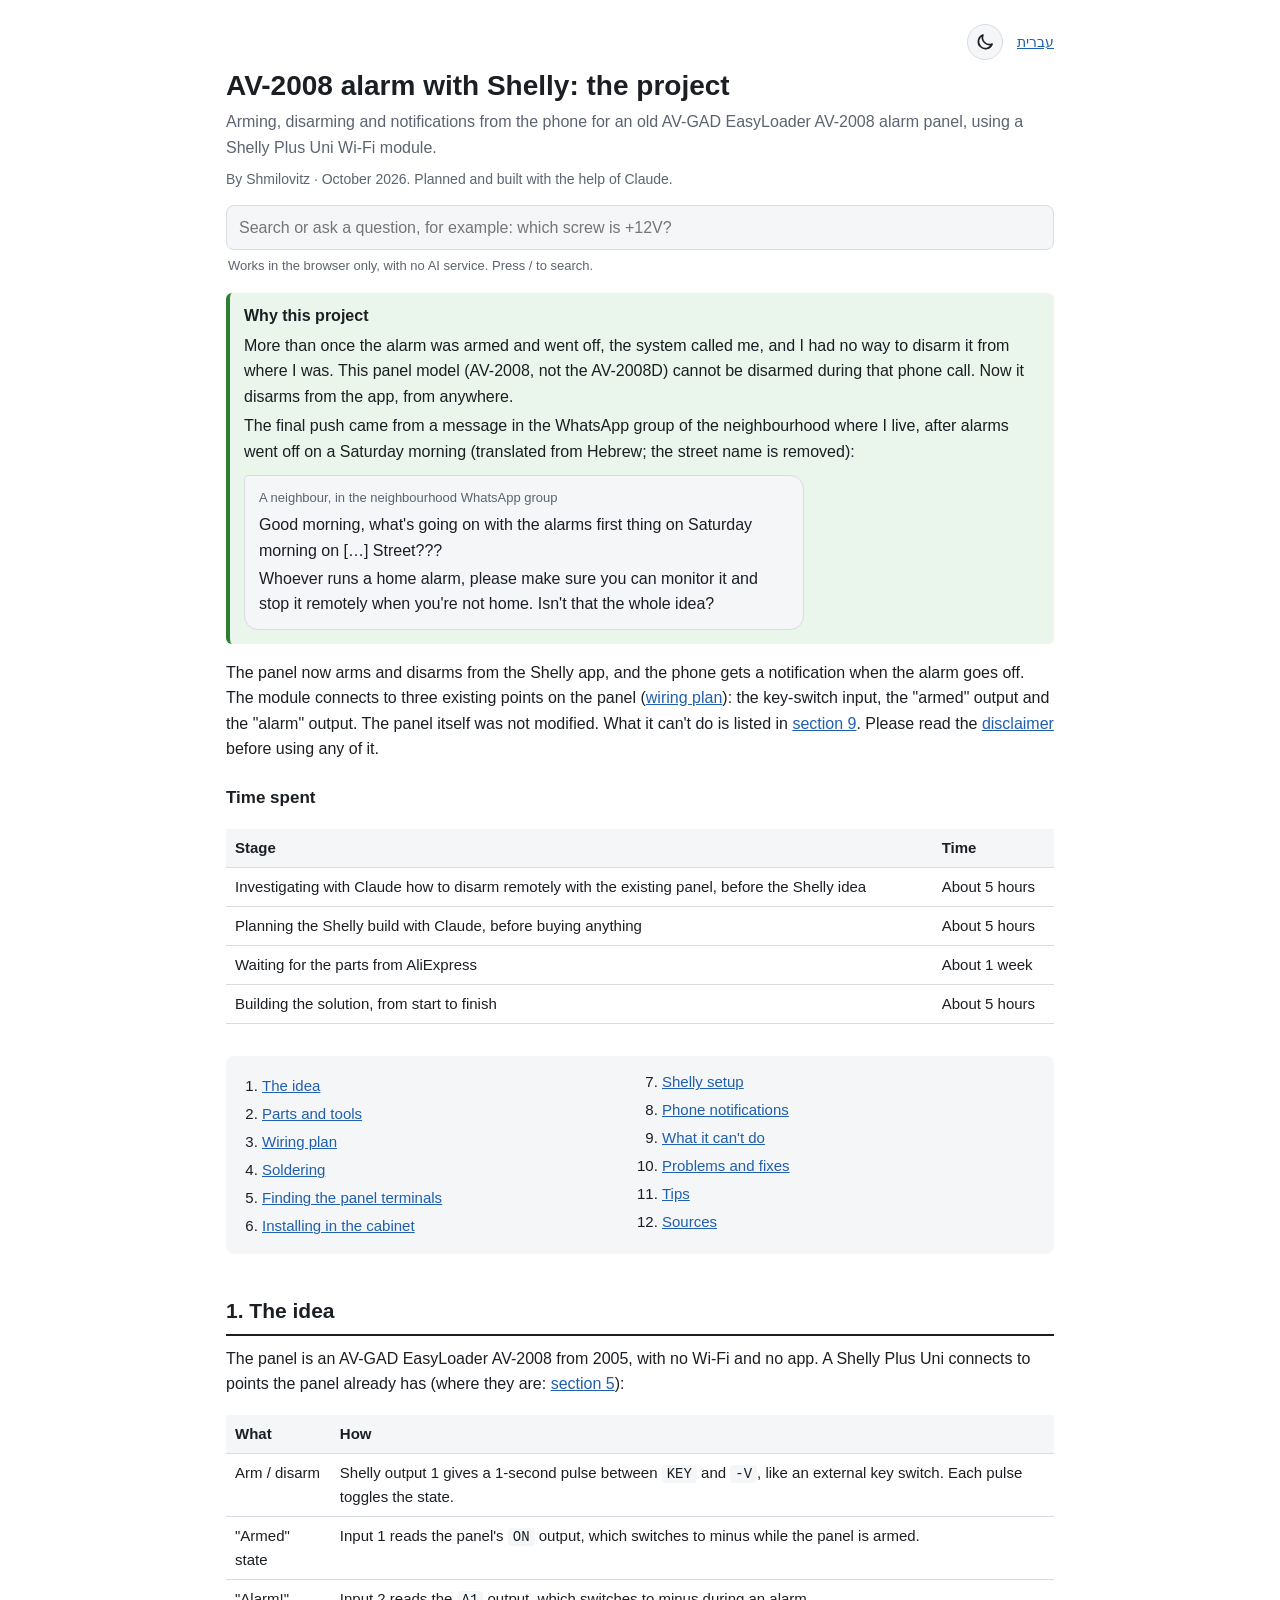
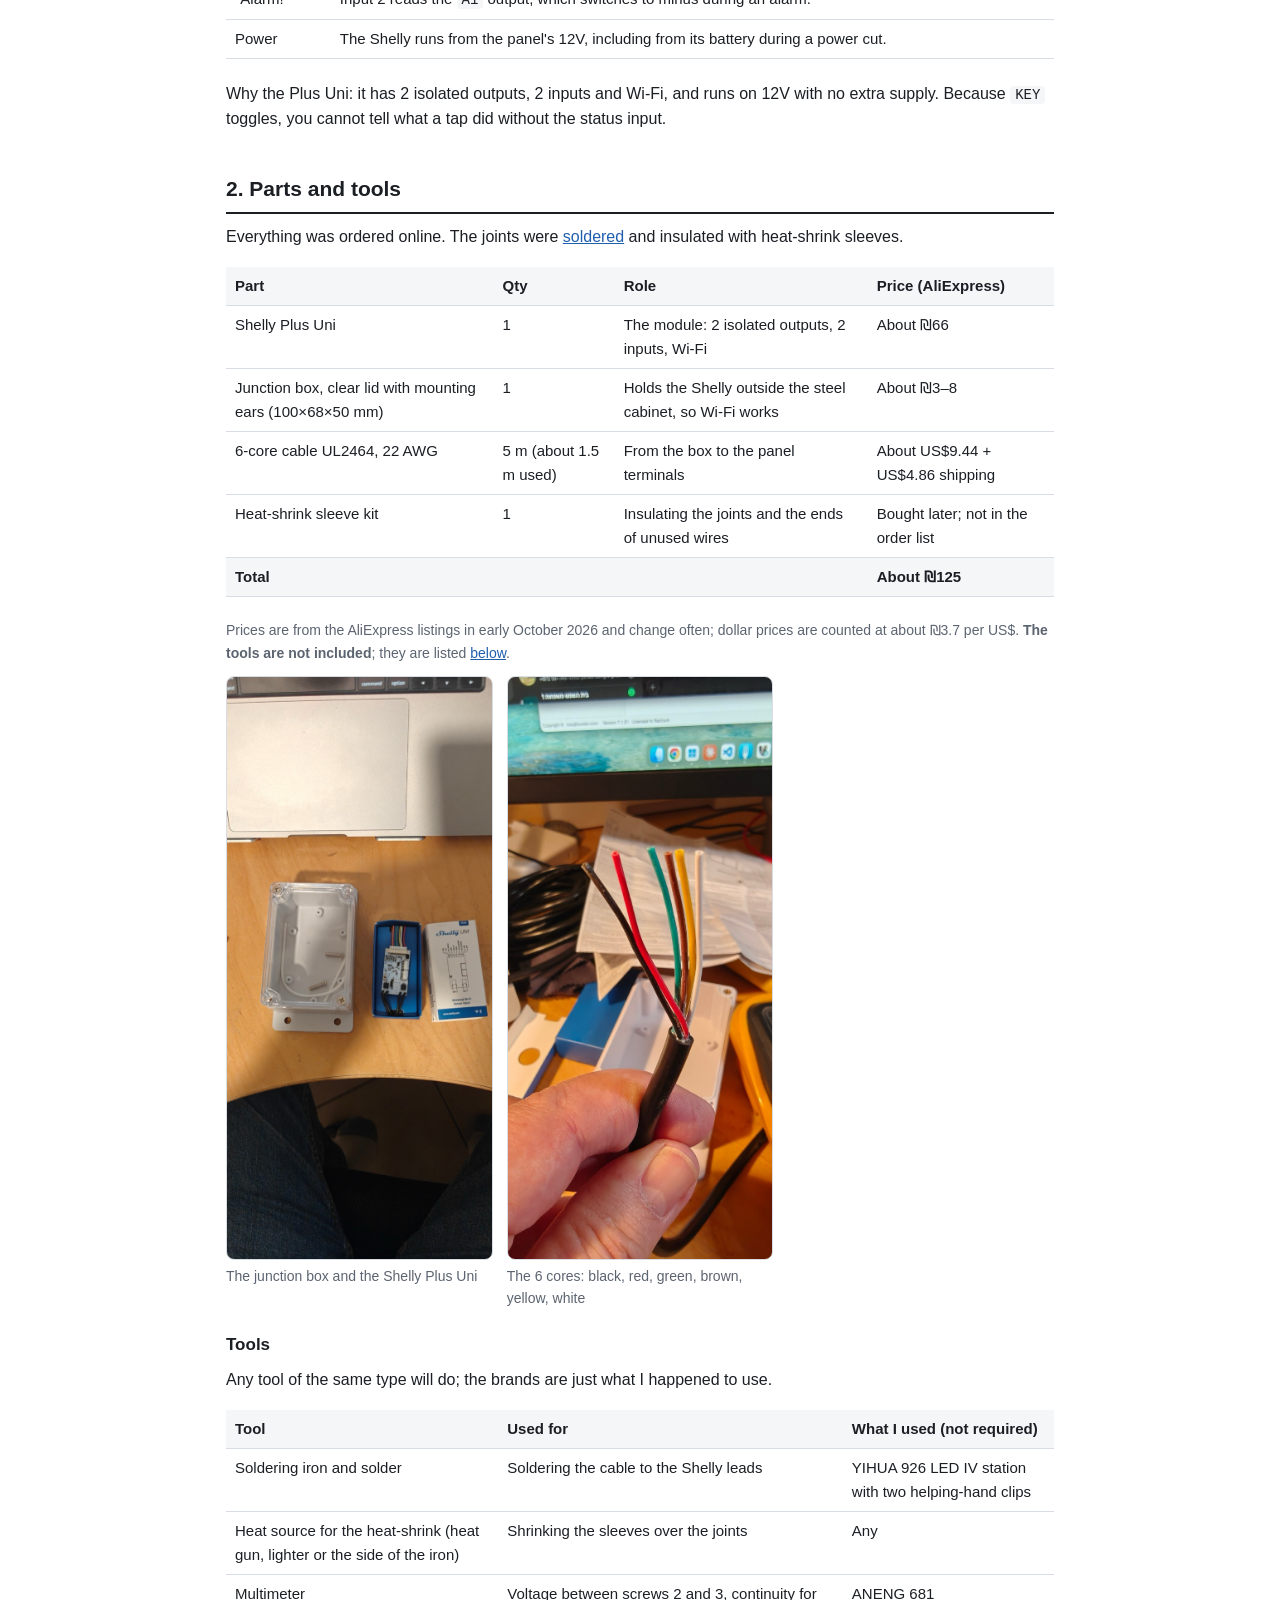
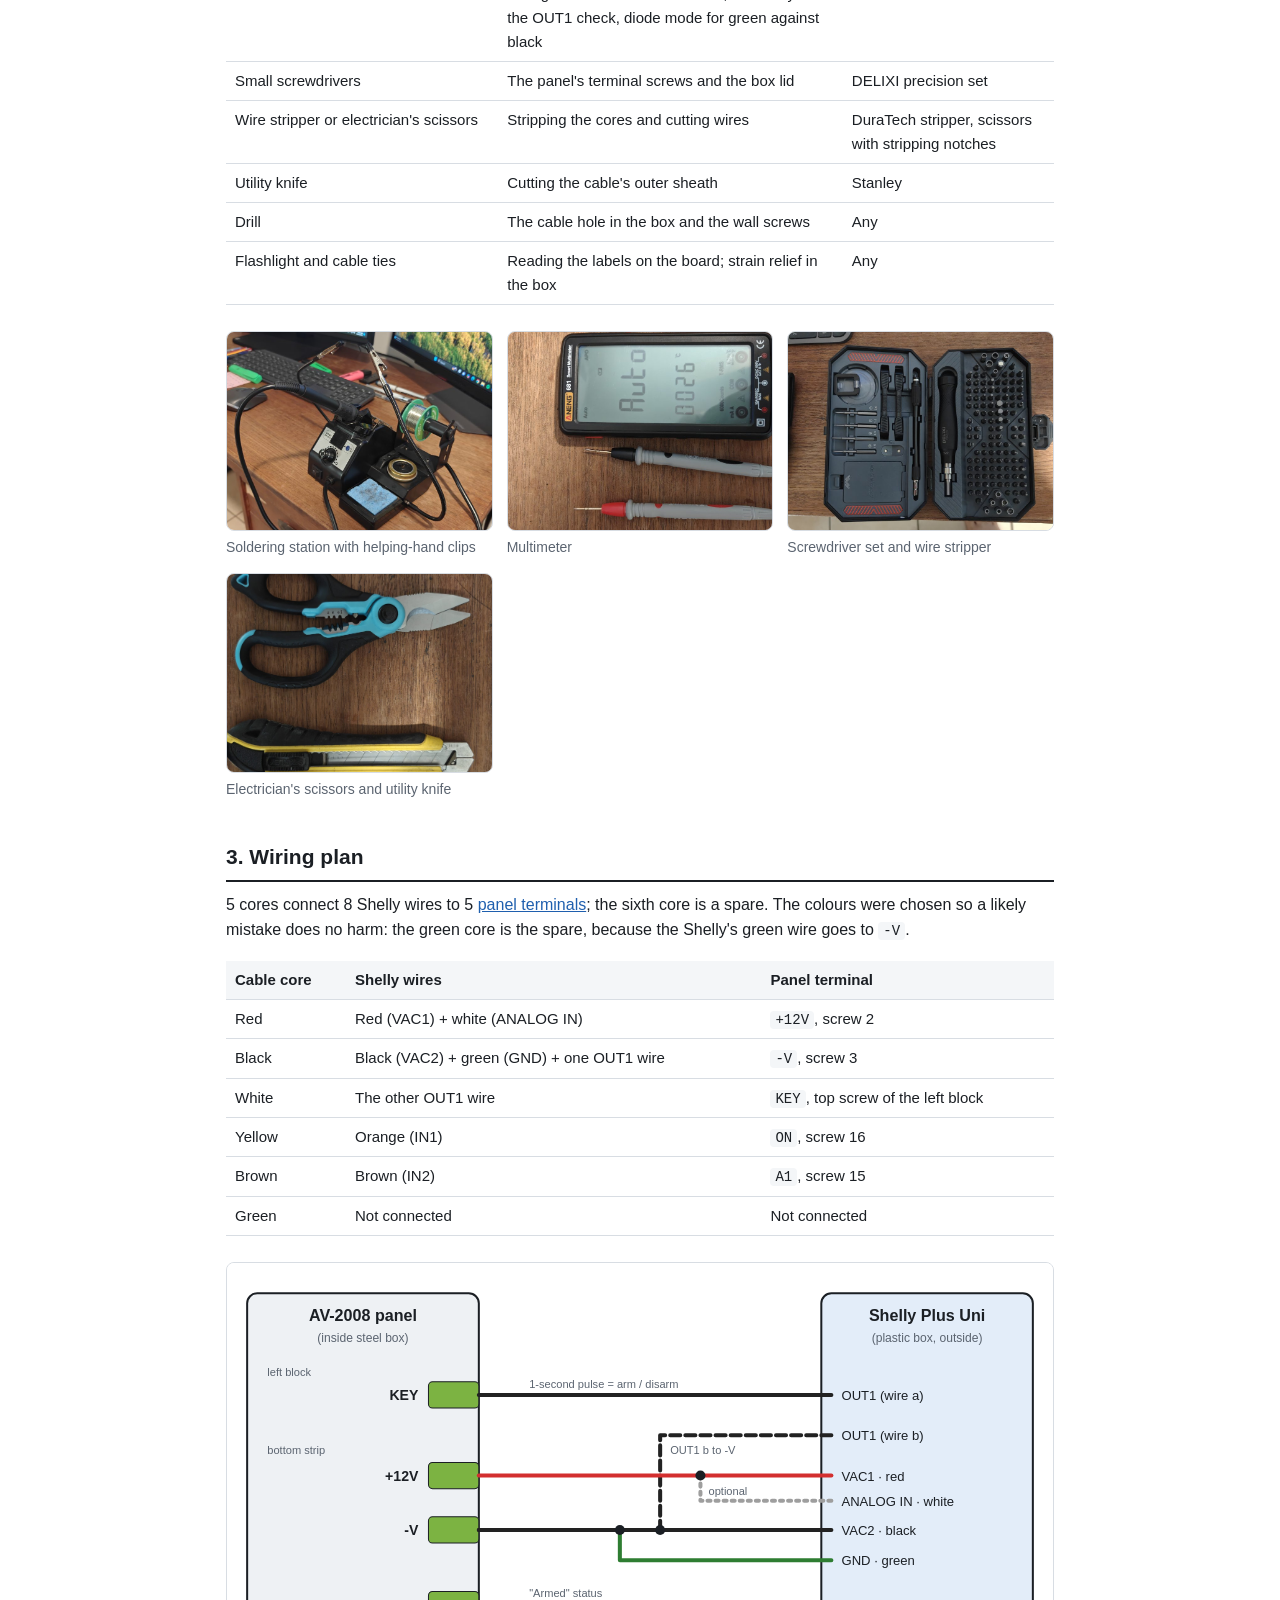
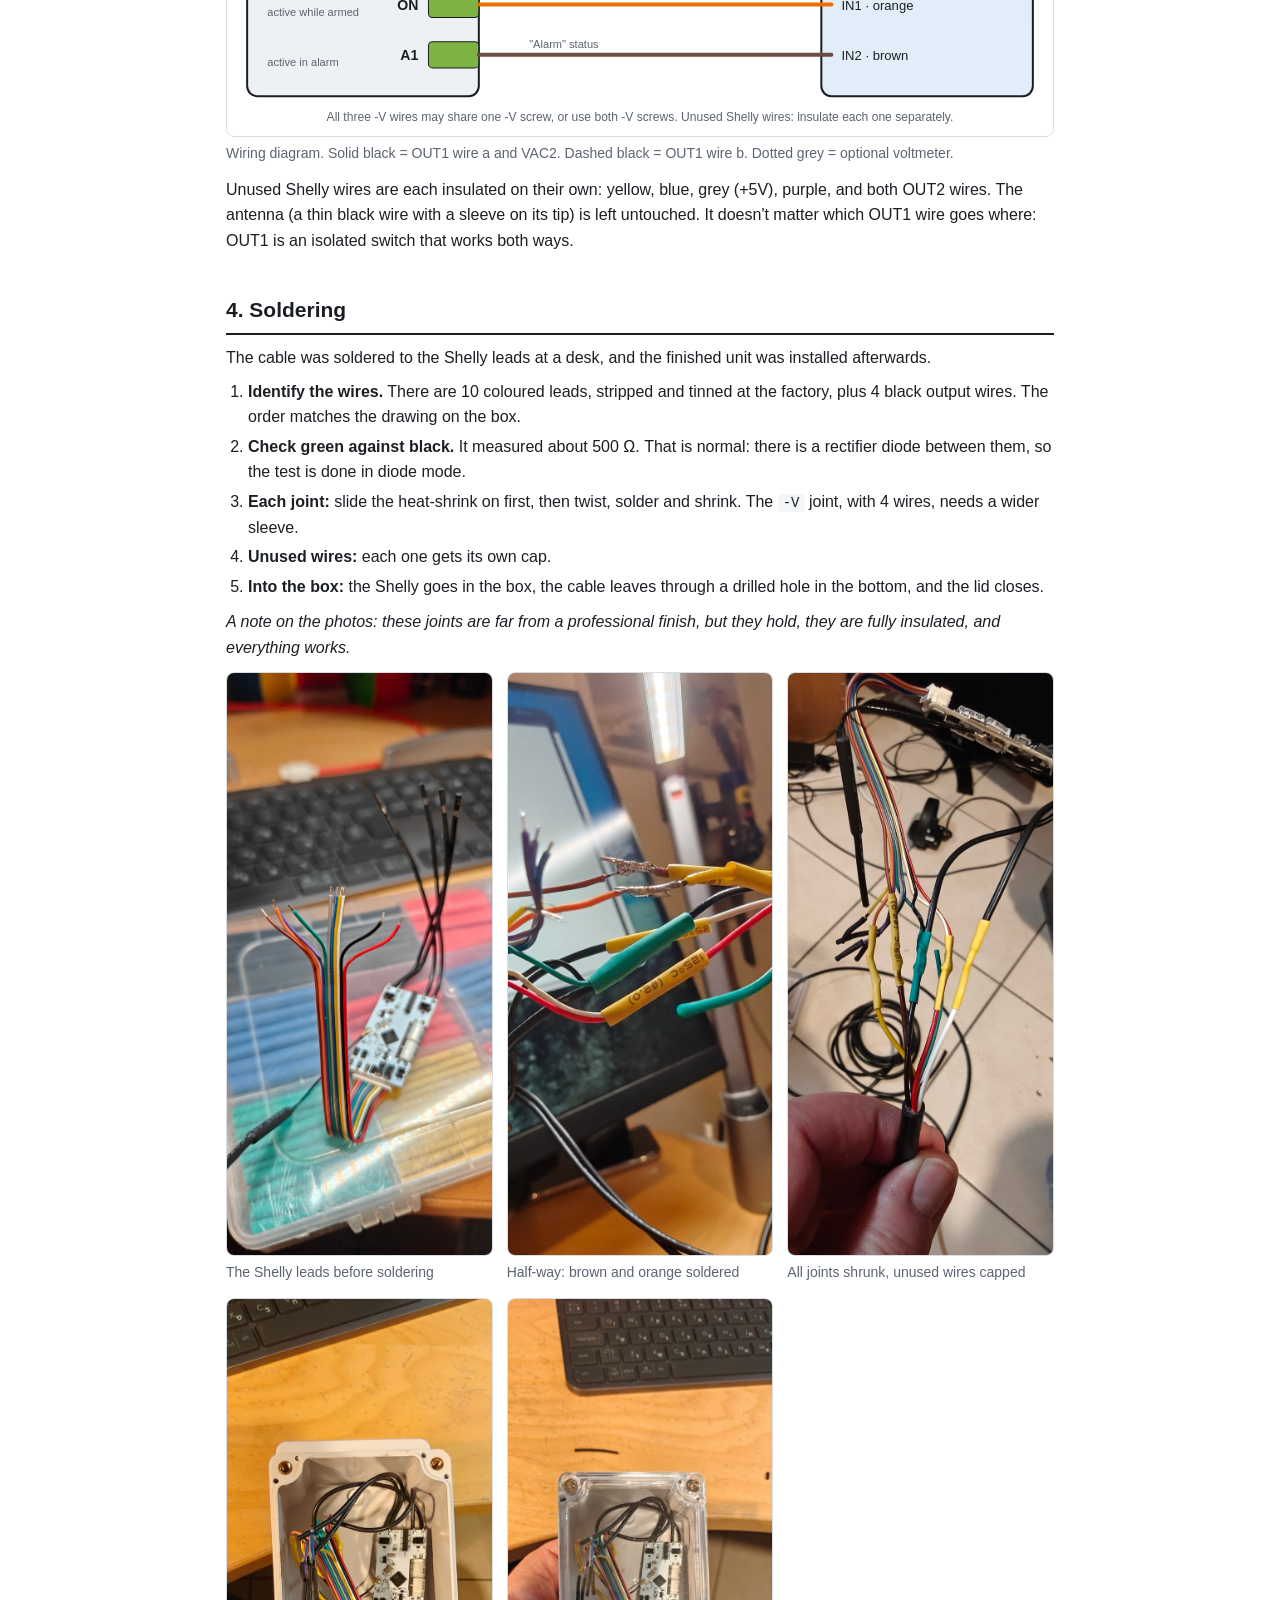
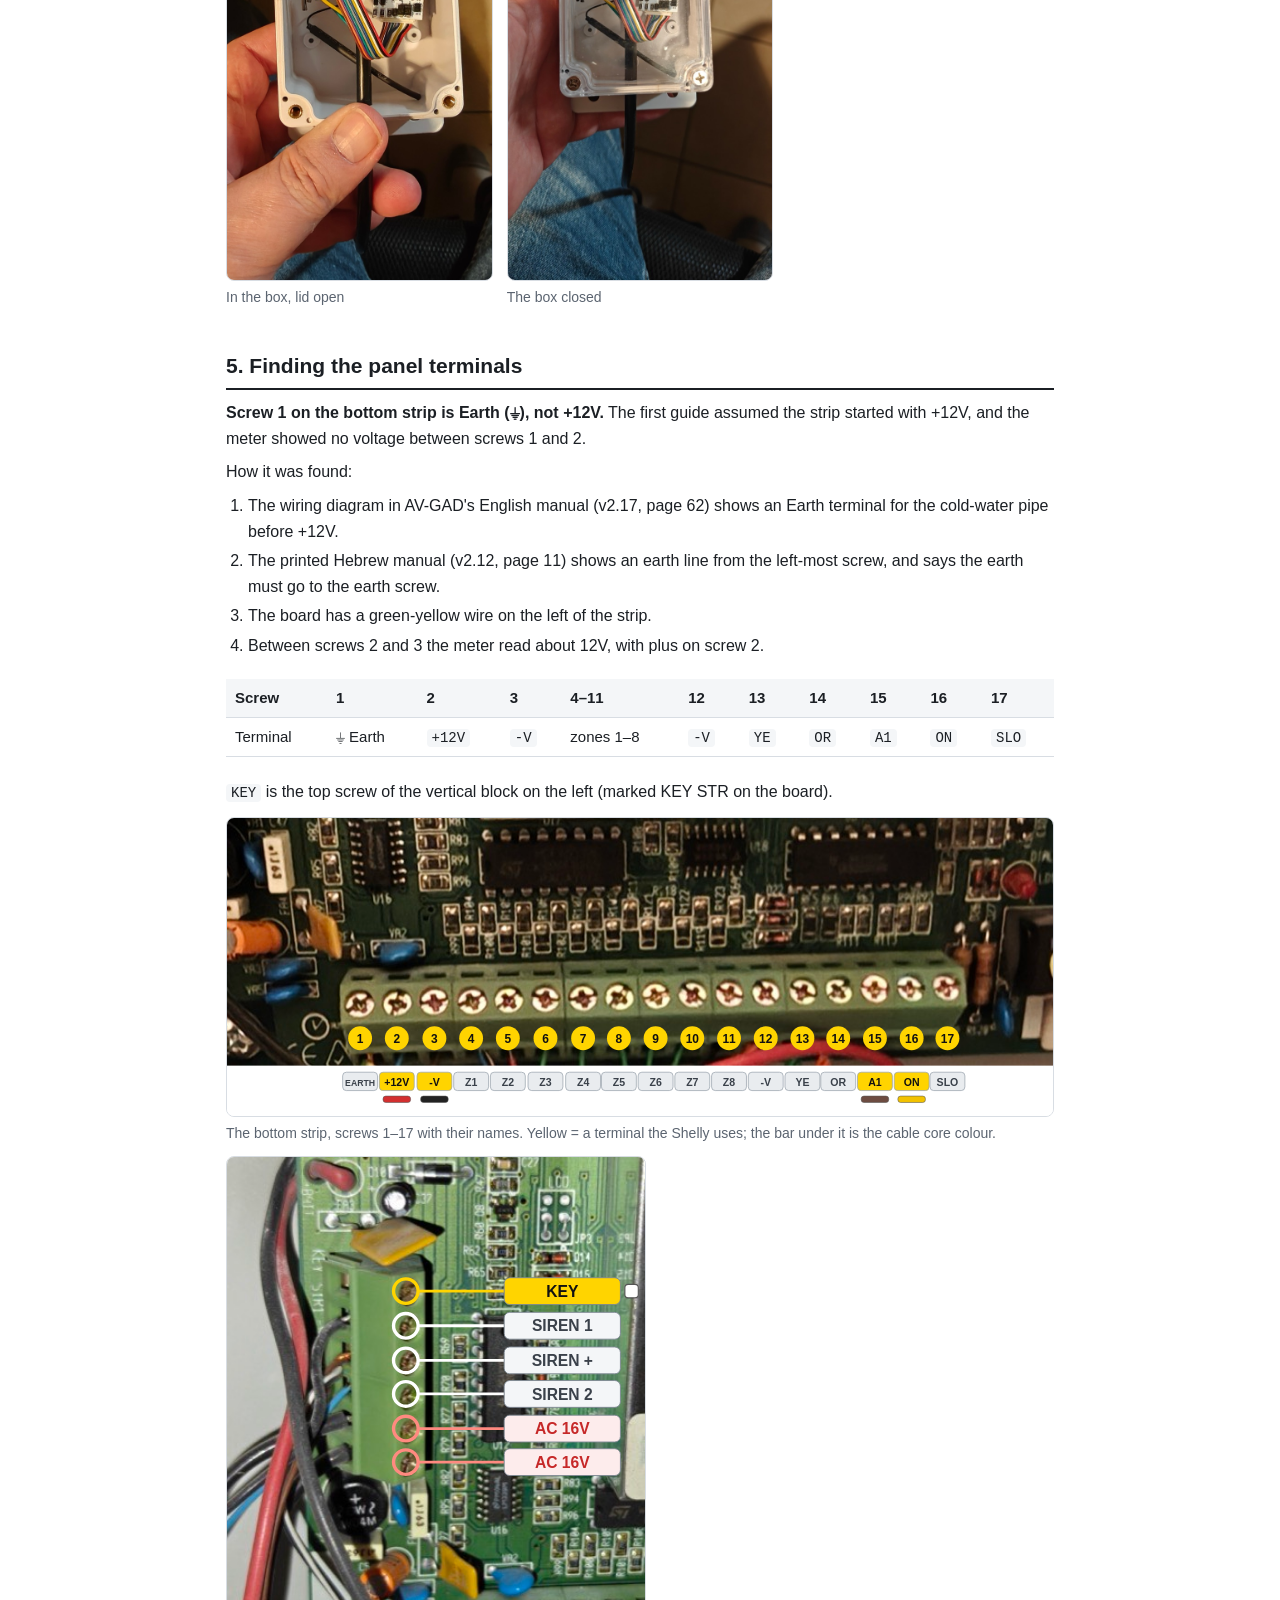
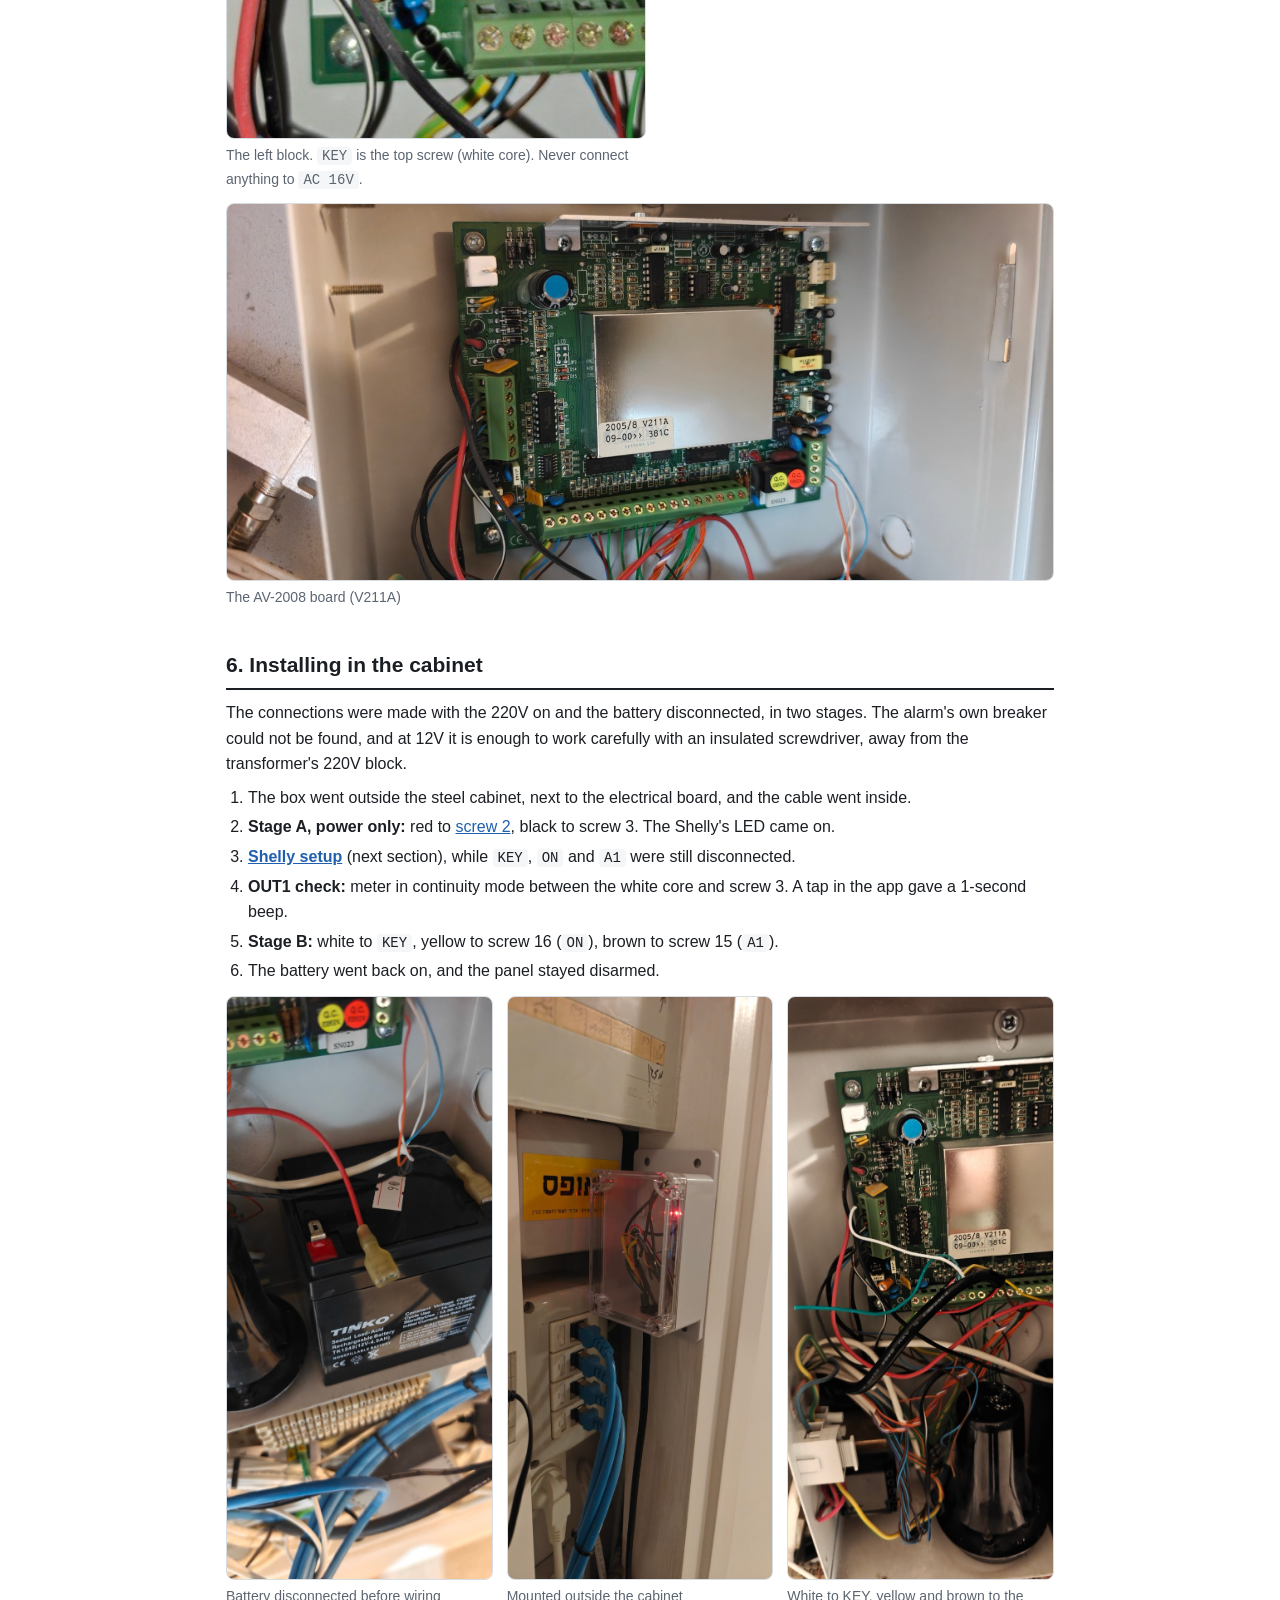
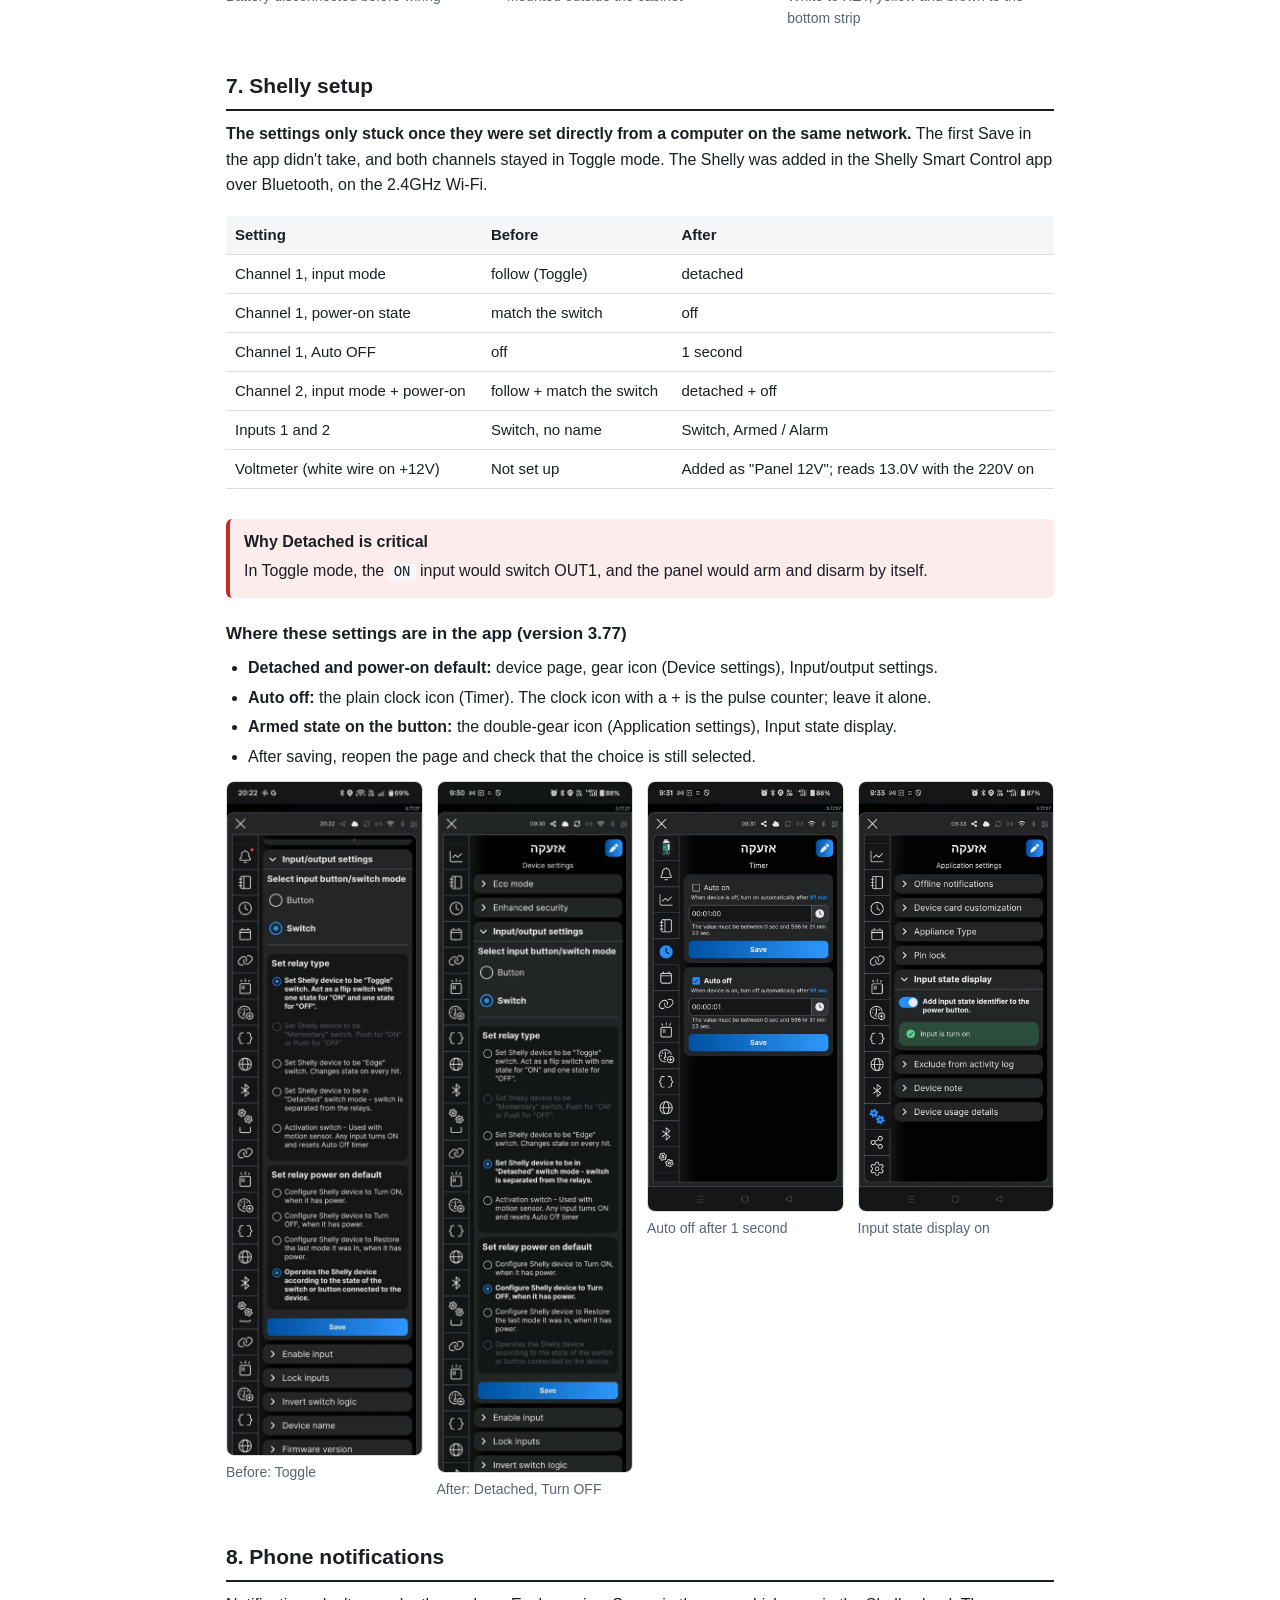
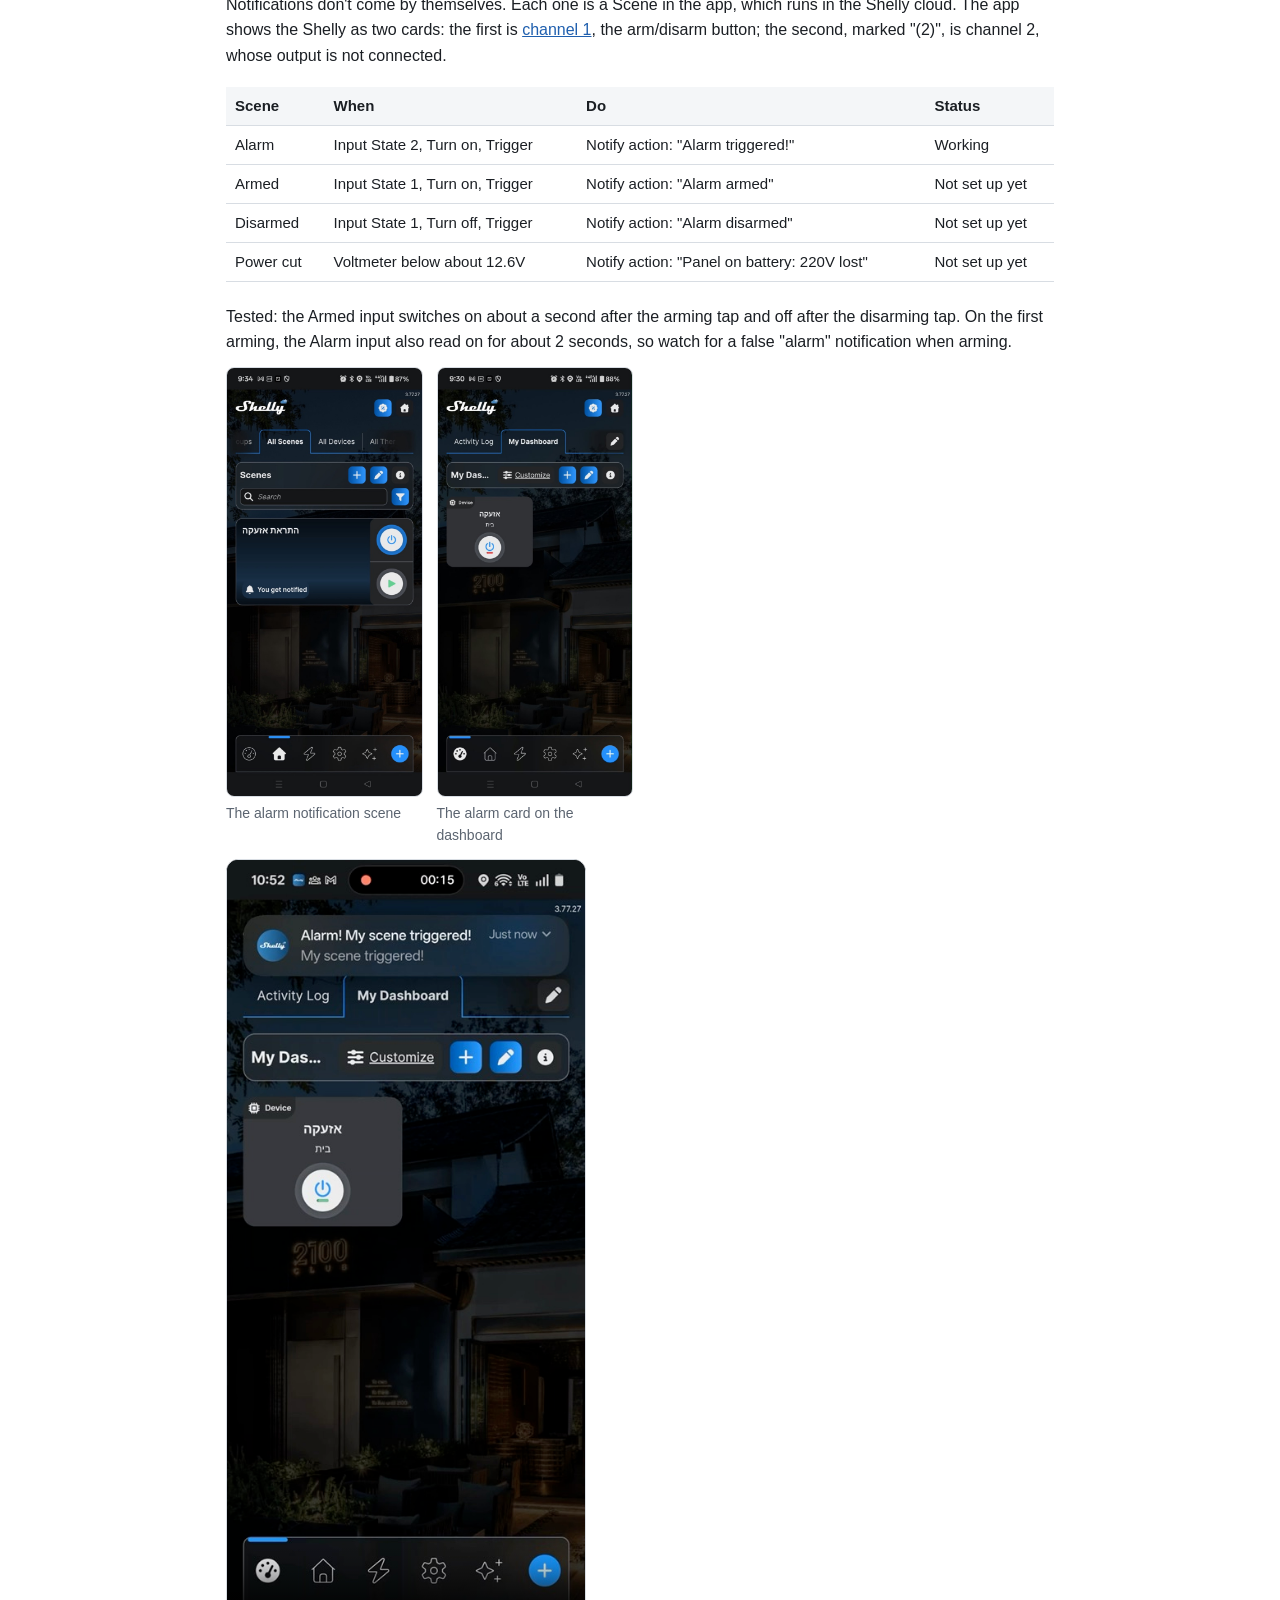
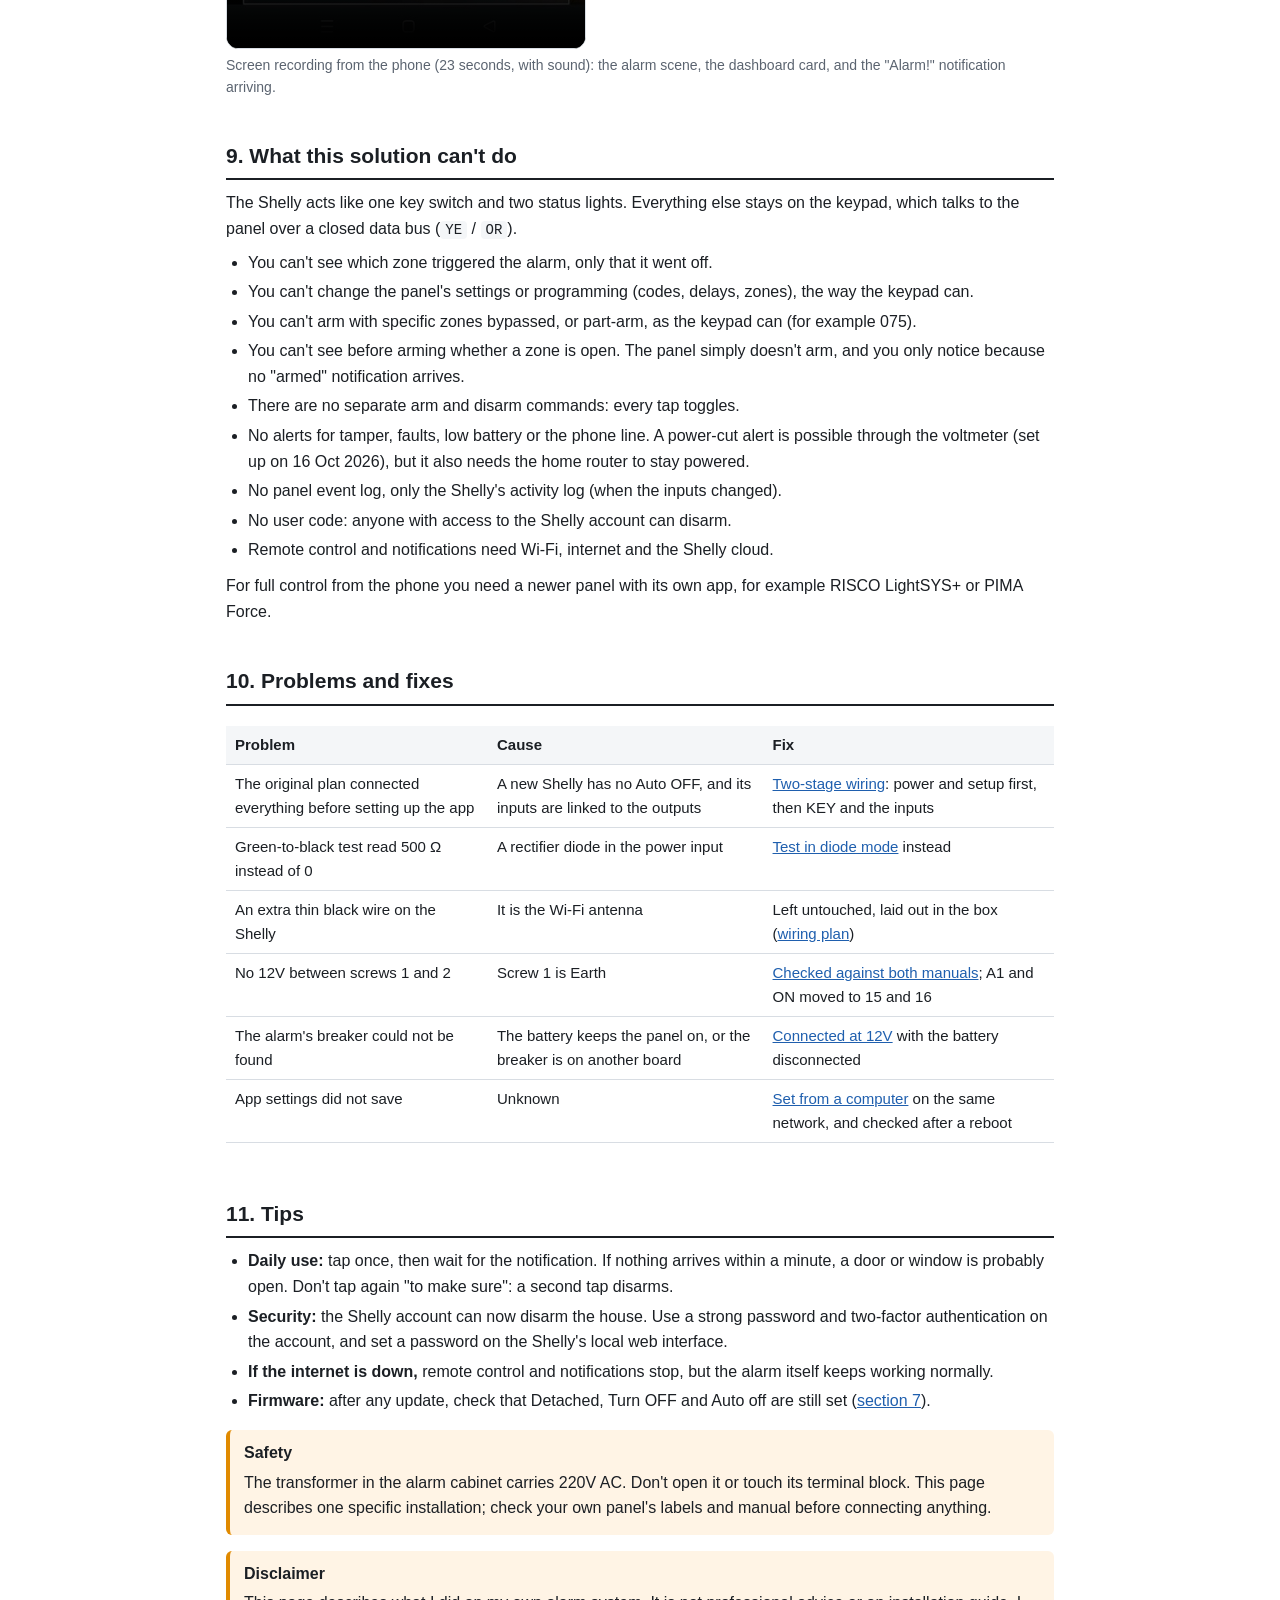
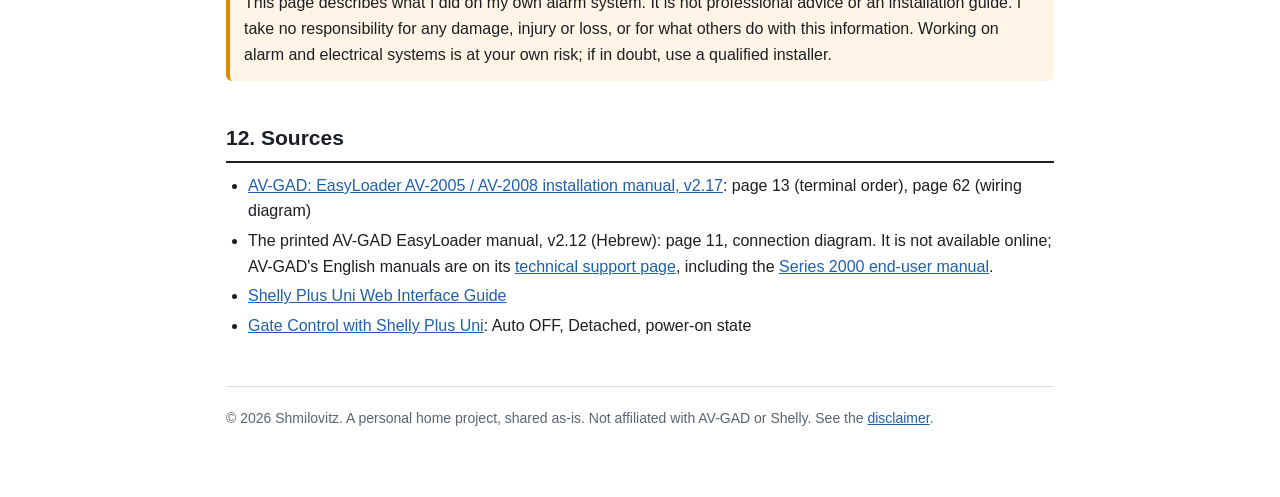
<file: en.html>
<!doctype html>
<html lang="en" dir="ltr">
<head>
<meta charset="utf-8">
<meta name="viewport" content="width=device-width, initial-scale=1">
<title>AV-2008 Alarm + Shelly</title>
<meta name="description" content="How an old AV-GAD AV-2008 alarm panel got phone control and notifications with a Shelly Plus Uni: parts, wiring, soldering, setup and lessons learned.">
<link rel="stylesheet" href="style.css?v=7">
<script src="theme.js?v=3"></script>
<script src="search.js?v=2"></script>
<link rel="alternate" hreflang="he" href="index.html">
</head>
<body>

<header>
  <div class="topbar"><button class="theme-toggle" type="button" data-dark="Dark mode" data-light="Light mode" aria-label="Dark mode"></button><a href="index.html" lang="he" dir="rtl">עברית</a></div>
  <h1>AV-2008 alarm with Shelly: the project</h1>
  <p class="sub">Arming, disarming and notifications from the phone for an old AV-GAD EasyLoader AV-2008 alarm panel, using a Shelly Plus Uni Wi-Fi module.</p>
  <p class="meta">By Shmilovitz · October 2026. Planned and built with the help of Claude.</p>
  <div id="search" role="search" data-answers="Answers" data-inpage="On this page" data-goto="Go to:" data-none="No match. Try other words, for example: screw +12V, notification, why not armed.">
    <input type="search" placeholder="Search or ask a question, for example: which screw is +12V?" aria-label="Search this page" autocomplete="off">
    <div class="search-results" hidden></div>
  </div>
  <p class="search-hint">Works in the browser only, with no AI service. Press / to search.</p>
</header>

<div class="callout ok" id="why"><strong>Why this project</strong><p>More than once the alarm was armed and went off, the system called me, and I had no way to disarm it from where I was. This panel model (AV-2008, not the AV-2008D) cannot be disarmed during that phone call. Now it disarms from the app, from anywhere.</p><p>The final push came from a message in the WhatsApp group of the neighbourhood where I live, after alarms went off on a Saturday morning (translated from Hebrew; the street name is removed):</p><div class="chat"><p class="who">A neighbour, in the neighbourhood WhatsApp group</p><p>Good morning, what's going on with the alarms first thing on Saturday morning on […] Street???</p><p>Whoever runs a home alarm, please make sure you can monitor it and stop it remotely when you're not home. Isn't that the whole idea?</p></div></div>

<p>The panel now arms and disarms from the Shelly app, and the phone gets a notification when the alarm goes off. The module connects to three existing points on the panel (<a href="#wiring">wiring plan</a>): the key-switch input, the "armed" output and the "alarm" output. The panel itself was not modified. What it can't do is listed in <a href="#limits">section 9</a>. Please read the <a href="#disclaimer">disclaimer</a> before using any of it.</p>

<h3 id="time">Time spent</h3>
<div class="scroll"><table>
  <tr><th>Stage</th><th>Time</th></tr>
  <tr><td>Investigating with Claude how to disarm remotely with the existing panel, before the Shelly idea</td><td>About 5 hours</td></tr>
  <tr><td>Planning the Shelly build with Claude, before buying anything</td><td>About 5 hours</td></tr>
  <tr><td>Waiting for the parts from AliExpress</td><td>About 1 week</td></tr>
  <tr><td>Building the solution, from start to finish</td><td>About 5 hours</td></tr>
</table></div>

<nav class="toc">
  <ol>
    <li><a href="#idea">The idea</a></li>
    <li><a href="#parts">Parts and tools</a></li>
    <li><a href="#wiring">Wiring plan</a></li>
    <li><a href="#soldering">Soldering</a></li>
    <li><a href="#terminals">Finding the panel terminals</a></li>
    <li><a href="#install">Installing in the cabinet</a></li>
    <li><a href="#setup">Shelly setup</a></li>
    <li><a href="#notify">Phone notifications</a></li>
    <li><a href="#limits">What it can't do</a></li>
    <li><a href="#problems">Problems and fixes</a></li>
    <li><a href="#tips">Tips</a></li>
    <li><a href="#sources">Sources</a></li>
  </ol>
</nav>

<h2 id="idea">1. The idea</h2>
<p>The panel is an AV-GAD EasyLoader AV-2008 from 2005, with no Wi-Fi and no app. A Shelly Plus Uni connects to points the panel already has (where they are: <a href="#terminals">section 5</a>):</p>
<div class="scroll"><table>
  <tr><th>What</th><th>How</th></tr>
  <tr><td>Arm / disarm</td><td>Shelly output 1 gives a 1-second pulse between <code>KEY</code> and <code>-V</code>, like an external key switch. Each pulse toggles the state.</td></tr>
  <tr><td>"Armed" state</td><td>Input 1 reads the panel's <code>ON</code> output, which switches to minus while the panel is armed.</td></tr>
  <tr><td>"Alarm!"</td><td>Input 2 reads the <code>A1</code> output, which switches to minus during an alarm.</td></tr>
  <tr><td>Power</td><td>The Shelly runs from the panel's 12V, including from its battery during a power cut.</td></tr>
</table></div>
<p>Why the Plus Uni: it has 2 isolated outputs, 2 inputs and Wi-Fi, and runs on 12V with no extra supply. Because <code>KEY</code> toggles, you cannot tell what a tap did without the status input.</p>

<h2 id="parts">2. Parts and tools</h2>
<p>Everything was ordered online. The joints were <a href="#soldering">soldered</a> and insulated with heat-shrink sleeves.</p>
<div class="scroll"><table>
  <tr><th>Part</th><th>Qty</th><th>Role</th><th>Price (AliExpress)</th></tr>
  <tr><td>Shelly Plus Uni</td><td>1</td><td>The module: 2 isolated outputs, 2 inputs, Wi-Fi</td><td>About ₪66</td></tr>
  <tr><td>Junction box, clear lid with mounting ears (100×68×50 mm)</td><td>1</td><td>Holds the Shelly outside the steel cabinet, so Wi-Fi works</td><td>About ₪3–8</td></tr>
  <tr><td>6-core cable UL2464, 22 AWG</td><td>5 m (about 1.5 m used)</td><td>From the box to the panel terminals</td><td>About US$9.44 + US$4.86 shipping</td></tr>
  <tr><td>Heat-shrink sleeve kit</td><td>1</td><td>Insulating the joints and the ends of unused wires</td><td>Bought later; not in the order list</td></tr>
  <tr><th>Total</th><th></th><th></th><th>About ₪125</th></tr>
</table></div>
<p class="meta">Prices are from the AliExpress listings in early October 2026 and change often; dollar prices are counted at about ₪3.7 per US$. <strong>The tools are not included</strong>; they are listed <a href="#tools">below</a>.</p>
<div class="gallery">
  <figure><img src="images/01-parts-box-and-shelly.jpg" alt="The junction box and the Shelly Plus Uni as delivered" loading="lazy"><figcaption>The junction box and the Shelly Plus Uni</figcaption></figure>
  <figure><img src="images/03-cable-six-cores.jpg" alt="The cable end with its six cores" loading="lazy"><figcaption>The 6 cores: black, red, green, brown, yellow, white</figcaption></figure>
</div>

<h3 id="tools">Tools</h3>
<p>Any tool of the same type will do; the brands are just what I happened to use.</p>
<div class="scroll"><table>
  <tr><th>Tool</th><th>Used for</th><th>What I used (not required)</th></tr>
  <tr><td>Soldering iron and solder</td><td>Soldering the cable to the Shelly leads</td><td>YIHUA 926 LED IV station with two helping-hand clips</td></tr>
  <tr><td>Heat source for the heat-shrink (heat gun, lighter or the side of the iron)</td><td>Shrinking the sleeves over the joints</td><td>Any</td></tr>
  <tr><td>Multimeter</td><td>Voltage between screws 2 and 3, continuity for the OUT1 check, diode mode for green against black</td><td>ANENG 681</td></tr>
  <tr><td>Small screwdrivers</td><td>The panel's terminal screws and the box lid</td><td>DELIXI precision set</td></tr>
  <tr><td>Wire stripper or electrician's scissors</td><td>Stripping the cores and cutting wires</td><td>DuraTech stripper, scissors with stripping notches</td></tr>
  <tr><td>Utility knife</td><td>Cutting the cable's outer sheath</td><td>Stanley</td></tr>
  <tr><td>Drill</td><td>The cable hole in the box and the wall screws</td><td>Any</td></tr>
  <tr><td>Flashlight and cable ties</td><td>Reading the labels on the board; strain relief in the box</td><td>Any</td></tr>
</table></div>
<div class="gallery tools">
  <figure><img src="images/19-tool-soldering-station.jpg?v=3" alt="Soldering station with helping-hand clips and a reel of solder" loading="lazy"><figcaption>Soldering station with helping-hand clips</figcaption></figure>
  <figure><img src="images/21-tool-multimeter.jpg?v=3" alt="ANENG 681 multimeter with test leads" loading="lazy"><figcaption>Multimeter</figcaption></figure>
  <figure><img src="images/20-tool-screwdrivers-and-stripper.jpg?v=3" alt="Precision screwdriver set and a wire stripper" loading="lazy"><figcaption>Screwdriver set and wire stripper</figcaption></figure>
  <figure><img src="images/22-tool-scissors-and-knife.jpg?v=3" alt="Electrician's scissors and a utility knife" loading="lazy"><figcaption>Electrician's scissors and utility knife</figcaption></figure>
</div>

<h2 id="wiring">3. Wiring plan</h2>
<p>5 cores connect 8 Shelly wires to 5 <a href="#terminals">panel terminals</a>; the sixth core is a spare. The colours were chosen so a likely mistake does no harm: the green core is the spare, because the Shelly's green wire goes to <code>-V</code>.</p>
<div class="scroll"><table>
  <tr><th>Cable core</th><th>Shelly wires</th><th>Panel terminal</th></tr>
  <tr><td>Red</td><td>Red (VAC1) + white (ANALOG IN)</td><td><code>+12V</code>, screw 2</td></tr>
  <tr><td>Black</td><td>Black (VAC2) + green (GND) + one OUT1 wire</td><td><code>-V</code>, screw 3</td></tr>
  <tr><td>White</td><td>The other OUT1 wire</td><td><code>KEY</code>, top screw of the left block</td></tr>
  <tr><td>Yellow</td><td>Orange (IN1)</td><td><code>ON</code>, screw 16</td></tr>
  <tr><td>Brown</td><td>Brown (IN2)</td><td><code>A1</code>, screw 15</td></tr>
  <tr><td>Green</td><td>Not connected</td><td>Not connected</td></tr>
</table></div>
<figure class="diagram"><svg viewBox="0 0 820 470" xmlns="http://www.w3.org/2000/svg" role="img" aria-label="Wiring diagram from AV-2008 panel to Shelly Plus Uni" font-family="Helvetica, Arial, sans-serif">
  <rect x="0" y="0" width="820" height="470" fill="#ffffff"/>
  
  <rect x="20" y="30" width="230" height="400" rx="10" fill="#eef1f4" stroke="#1b1f24" stroke-width="2"/>
  <text x="135" y="58" text-anchor="middle" font-size="16" font-weight="700" fill="#1b1f24">AV-2008 panel</text>
  <text x="135" y="78" text-anchor="middle" font-size="12" fill="#5b6470">(inside steel box)</text>
  <text x="40" y="112" font-size="11" fill="#5b6470">left block</text>
  <text x="40" y="190" font-size="11" fill="#5b6470">bottom strip</text>
  
  <g font-size="14" font-weight="700" fill="#1b1f24">
    <rect x="200" y="118" width="50" height="26" rx="4" fill="#7cb342" stroke="#1b1f24"/><text x="190" y="136" text-anchor="end">KEY</text>
    <rect x="200" y="198" width="50" height="26" rx="4" fill="#7cb342" stroke="#1b1f24"/><text x="190" y="216" text-anchor="end">+12V</text>
    <rect x="200" y="252" width="50" height="26" rx="4" fill="#7cb342" stroke="#1b1f24"/><text x="190" y="270" text-anchor="end">-V</text>
    <rect x="200" y="326" width="50" height="26" rx="4" fill="#7cb342" stroke="#1b1f24"/><text x="190" y="344" text-anchor="end">ON</text>
    <rect x="200" y="376" width="50" height="26" rx="4" fill="#7cb342" stroke="#1b1f24"/><text x="190" y="394" text-anchor="end">A1</text>
  </g>
  <g font-size="11" fill="#5b6470">
    <text x="40" y="350">active while armed</text>
    <text x="40" y="400">active in alarm</text>
  </g>

  
  <rect x="590" y="30" width="210" height="400" rx="10" fill="#e3edf9" stroke="#1b1f24" stroke-width="2"/>
  <text x="695" y="58" text-anchor="middle" font-size="16" font-weight="700" fill="#1b1f24">Shelly Plus Uni</text>
  <text x="695" y="78" text-anchor="middle" font-size="12" fill="#5b6470">(plastic box, outside)</text>
  <g font-size="13" fill="#1b1f24">
    <text x="610" y="136">OUT1 (wire a)</text>
    <text x="610" y="176">OUT1 (wire b)</text>
    <text x="610" y="216">VAC1 · red</text>
    <text x="610" y="241">ANALOG IN · white</text>
    <text x="610" y="270">VAC2 · black</text>
    <text x="610" y="300">GND · green</text>
    <text x="610" y="344">IN1 · orange</text>
    <text x="610" y="394">IN2 · brown</text>
  </g>

  
  <g fill="none" stroke-width="4" stroke-linecap="round" stroke-linejoin="round">
    
    <path d="M250 131 H600" stroke="#222"/>
    
    <path d="M600 171 H430 V265 H250" stroke="#222" stroke-dasharray="10 5"/>
    
    <path d="M600 211 H250" stroke="#d32f2f"/>
    
    <path d="M600 236 H470 V211" stroke="#9e9e9e" stroke-dasharray="3 5"/>
    
    <path d="M600 265 H250" stroke="#222"/>
    
    <path d="M600 295 H390 V265" stroke="#2e7d32"/>
    
    <path d="M600 339 H250" stroke="#ef6c00"/>
    
    <path d="M600 389 H250" stroke="#6d4c41"/>
  </g>
  <g fill="#1b1f24">
    <circle cx="470" cy="211" r="5"/>
    <circle cx="430" cy="265" r="5"/>
    <circle cx="390" cy="265" r="5"/>
  </g>
  <g font-size="11" fill="#5b6470">
    <text x="300" y="124">1-second pulse = arm / disarm</text>
    <text x="440" y="190">OUT1 b to -V</text>
    <text x="478" y="230">optional</text>
    <text x="300" y="332">"Armed" status</text>
    <text x="300" y="382">"Alarm" status</text>
  </g>
  <text x="410" y="455" text-anchor="middle" font-size="12" fill="#5b6470">All three -V wires may share one -V screw, or use both -V screws. Unused Shelly wires: insulate each one separately.</text>
</svg><figcaption>Wiring diagram. Solid black = OUT1 wire a and VAC2. Dashed black = OUT1 wire b. Dotted grey = optional voltmeter.</figcaption></figure>
<p>Unused Shelly wires are each insulated on their own: yellow, blue, grey (+5V), purple, and both OUT2 wires. The antenna (a thin black wire with a sleeve on its tip) is left untouched. It doesn't matter which OUT1 wire goes where: OUT1 is an isolated switch that works both ways.</p>

<h2 id="soldering">4. Soldering</h2>
<p>The cable was soldered to the Shelly leads at a desk, and the finished unit was installed afterwards.</p>
<ol>
  <li><strong>Identify the wires.</strong> There are 10 coloured leads, stripped and tinned at the factory, plus 4 black output wires. The order matches the drawing on the box.</li>
  <li><strong>Check green against black.</strong> It measured about 500 Ω. That is normal: there is a rectifier diode between them, so the test is done in diode mode.</li>
  <li><strong>Each joint:</strong> slide the heat-shrink on first, then twist, solder and shrink. The <code>-V</code> joint, with 4 wires, needs a wider sleeve.</li>
  <li><strong>Unused wires:</strong> each one gets its own cap.</li>
  <li><strong>Into the box:</strong> the Shelly goes in the box, the cable leaves through a drilled hole in the bottom, and the lid closes.</li>
</ol>
<p><em>A note on the photos: these joints are far from a professional finish, but they hold, they are fully insulated, and everything works.</em></p>
<div class="gallery">
  <figure><img src="images/04-shelly-leads.jpg" alt="Shelly leads stripped, before soldering" loading="lazy"><figcaption>The Shelly leads before soldering</figcaption></figure>
  <figure><img src="images/05-soldering-in-progress.jpg" alt="Solder joints with heat-shrink not yet shrunk" loading="lazy"><figcaption>Half-way: brown and orange soldered</figcaption></figure>
  <figure><img src="images/06-soldering-done.jpg" alt="All joints shrunk and unused wires capped" loading="lazy"><figcaption>All joints shrunk, unused wires capped</figcaption></figure>
  <figure><img src="images/07-box-open.jpg" alt="The Shelly inside the junction box, lid open" loading="lazy"><figcaption>In the box, lid open</figcaption></figure>
  <figure><img src="images/08-box-closed.jpg" alt="The junction box closed" loading="lazy"><figcaption>The box closed</figcaption></figure>
</div>

<h2 id="terminals">5. Finding the panel terminals</h2>
<p><strong>Screw 1 on the bottom strip is Earth (⏚), not +12V.</strong> The first guide assumed the strip started with +12V, and the meter showed no voltage between screws 1 and 2.</p>
<p>How it was found:</p>
<ol>
  <li>The wiring diagram in AV-GAD's English manual (v2.17, page 62) shows an Earth terminal for the cold-water pipe before +12V.</li>
  <li>The printed Hebrew manual (v2.12, page 11) shows an earth line from the left-most screw, and says the earth must go to the earth screw.</li>
  <li>The board has a green-yellow wire on the left of the strip.</li>
  <li>Between screws 2 and 3 the meter read about 12V, with plus on screw 2.</li>
</ol>
<div class="scroll"><table class="ltr">
  <tr><th>Screw</th><th>1</th><th>2</th><th>3</th><th>4–11</th><th>12</th><th>13</th><th>14</th><th>15</th><th>16</th><th>17</th></tr>
  <tr><td>Terminal</td><td>⏚ Earth</td><td><code>+12V</code></td><td><code>-V</code></td><td>zones 1–8</td><td><code>-V</code></td><td><code>YE</code></td><td><code>OR</code></td><td><code>A1</code></td><td><code>ON</code></td><td><code>SLO</code></td></tr>
</table></div>
<p><code>KEY</code> is the top screw of the vertical block on the left (marked KEY STR on the board).</p>
<figure class="diagram"><svg viewBox="0 0 900 325" xmlns="http://www.w3.org/2000/svg" role="img" aria-label="Bottom terminal strip with screw numbers and names"><image href="images/09b-panel-bottom-strip.jpg" x="0" y="0" width="900" height="270"/><rect x="0" y="270" width="900" height="55" fill="#ffffff"/><g font-family="Helvetica, Arial, sans-serif" font-weight="700" text-anchor="middle"><circle cx="145" cy="240" r="13" fill="#ffd400"/><text x="145" y="245" font-size="13" fill="#111">1</text><rect x="126" y="277" width="38" height="20" rx="4" fill="#e9ecef" stroke="#9aa3ad" stroke-width="0.8"/><text x="145" y="291.5" font-size="9.5" fill="#3a414a">EARTH</text><circle cx="185" cy="240" r="13" fill="#ffd400"/><text x="185" y="245" font-size="13" fill="#111">2</text><rect x="166" y="277" width="38" height="20" rx="4" fill="#ffd400" stroke="#9aa3ad" stroke-width="0.8"/><text x="185" y="291.5" font-size="11.5" fill="#111">+12V</text><rect x="170" y="303" width="30" height="7" rx="3" fill="#d32f2f" stroke="#555" stroke-width="0.6"/><circle cx="226" cy="240" r="13" fill="#ffd400"/><text x="226" y="245" font-size="13" fill="#111">3</text><rect x="207" y="277" width="38" height="20" rx="4" fill="#ffd400" stroke="#9aa3ad" stroke-width="0.8"/><text x="226" y="291.5" font-size="11.5" fill="#111">-V</text><rect x="211" y="303" width="30" height="7" rx="3" fill="#222" stroke="#555" stroke-width="0.6"/><circle cx="266" cy="240" r="13" fill="#ffd400"/><text x="266" y="245" font-size="13" fill="#111">4</text><rect x="247" y="277" width="38" height="20" rx="4" fill="#e9ecef" stroke="#9aa3ad" stroke-width="0.8"/><text x="266" y="291.5" font-size="11.5" fill="#3a414a">Z1</text><circle cx="306" cy="240" r="13" fill="#ffd400"/><text x="306" y="245" font-size="13" fill="#111">5</text><rect x="287" y="277" width="38" height="20" rx="4" fill="#e9ecef" stroke="#9aa3ad" stroke-width="0.8"/><text x="306" y="291.5" font-size="11.5" fill="#3a414a">Z2</text><circle cx="347" cy="240" r="13" fill="#ffd400"/><text x="347" y="245" font-size="13" fill="#111">6</text><rect x="328" y="277" width="38" height="20" rx="4" fill="#e9ecef" stroke="#9aa3ad" stroke-width="0.8"/><text x="347" y="291.5" font-size="11.5" fill="#3a414a">Z3</text><circle cx="388" cy="240" r="13" fill="#ffd400"/><text x="388" y="245" font-size="13" fill="#111">7</text><rect x="369" y="277" width="38" height="20" rx="4" fill="#e9ecef" stroke="#9aa3ad" stroke-width="0.8"/><text x="388" y="291.5" font-size="11.5" fill="#3a414a">Z4</text><circle cx="427" cy="240" r="13" fill="#ffd400"/><text x="427" y="245" font-size="13" fill="#111">8</text><rect x="408" y="277" width="38" height="20" rx="4" fill="#e9ecef" stroke="#9aa3ad" stroke-width="0.8"/><text x="427" y="291.5" font-size="11.5" fill="#3a414a">Z5</text><circle cx="467" cy="240" r="13" fill="#ffd400"/><text x="467" y="245" font-size="13" fill="#111">9</text><rect x="448" y="277" width="38" height="20" rx="4" fill="#e9ecef" stroke="#9aa3ad" stroke-width="0.8"/><text x="467" y="291.5" font-size="11.5" fill="#3a414a">Z6</text><circle cx="507" cy="240" r="13" fill="#ffd400"/><text x="507" y="245" font-size="13" fill="#111">10</text><rect x="488" y="277" width="38" height="20" rx="4" fill="#e9ecef" stroke="#9aa3ad" stroke-width="0.8"/><text x="507" y="291.5" font-size="11.5" fill="#3a414a">Z7</text><circle cx="547" cy="240" r="13" fill="#ffd400"/><text x="547" y="245" font-size="13" fill="#111">11</text><rect x="528" y="277" width="38" height="20" rx="4" fill="#e9ecef" stroke="#9aa3ad" stroke-width="0.8"/><text x="547" y="291.5" font-size="11.5" fill="#3a414a">Z8</text><circle cx="587" cy="240" r="13" fill="#ffd400"/><text x="587" y="245" font-size="13" fill="#111">12</text><rect x="568" y="277" width="38" height="20" rx="4" fill="#e9ecef" stroke="#9aa3ad" stroke-width="0.8"/><text x="587" y="291.5" font-size="11.5" fill="#3a414a">-V</text><circle cx="627" cy="240" r="13" fill="#ffd400"/><text x="627" y="245" font-size="13" fill="#111">13</text><rect x="608" y="277" width="38" height="20" rx="4" fill="#e9ecef" stroke="#9aa3ad" stroke-width="0.8"/><text x="627" y="291.5" font-size="11.5" fill="#3a414a">YE</text><circle cx="666" cy="240" r="13" fill="#ffd400"/><text x="666" y="245" font-size="13" fill="#111">14</text><rect x="647" y="277" width="38" height="20" rx="4" fill="#e9ecef" stroke="#9aa3ad" stroke-width="0.8"/><text x="666" y="291.5" font-size="11.5" fill="#3a414a">OR</text><circle cx="706" cy="240" r="13" fill="#ffd400"/><text x="706" y="245" font-size="13" fill="#111">15</text><rect x="687" y="277" width="38" height="20" rx="4" fill="#ffd400" stroke="#9aa3ad" stroke-width="0.8"/><text x="706" y="291.5" font-size="11.5" fill="#111">A1</text><rect x="691" y="303" width="30" height="7" rx="3" fill="#6d4c41" stroke="#555" stroke-width="0.6"/><circle cx="746" cy="240" r="13" fill="#ffd400"/><text x="746" y="245" font-size="13" fill="#111">16</text><rect x="727" y="277" width="38" height="20" rx="4" fill="#ffd400" stroke="#9aa3ad" stroke-width="0.8"/><text x="746" y="291.5" font-size="11.5" fill="#111">ON</text><rect x="731" y="303" width="30" height="7" rx="3" fill="#f2c200" stroke="#555" stroke-width="0.6"/><circle cx="785" cy="240" r="13" fill="#ffd400"/><text x="785" y="245" font-size="13" fill="#111">17</text><rect x="766" y="277" width="38" height="20" rx="4" fill="#e9ecef" stroke="#9aa3ad" stroke-width="0.8"/><text x="785" y="291.5" font-size="11.5" fill="#3a414a">SLO</text></g></svg><figcaption>The bottom strip, screws 1–17 with their names. Yellow = a terminal the Shelly uses; the bar under it is the cable core colour.</figcaption></figure>
<figure class="diagram" style="max-width:420px"><svg viewBox="0 0 374 520" xmlns="http://www.w3.org/2000/svg" role="img" aria-label="Left block with KEY marked"><image href="images/09a-panel-left-block.jpg" x="0" y="0" width="374" height="520"/><g font-family="Helvetica, Arial, sans-serif" font-weight="700"><circle cx="160" cy="120" r="11" fill="none" stroke="#ffd400" stroke-width="3"/><line x1="171" y1="120" x2="248" y2="120" stroke="#ffd400" stroke-width="2.5"/><rect x="248" y="108" width="104" height="24" rx="5" fill="#ffd400" stroke="#7d8793" stroke-width="0.8"/><text x="300" y="125" text-anchor="middle" font-size="14" fill="#111">KEY</text><circle cx="160" cy="151" r="11" fill="none" stroke="#ffffff" stroke-width="3"/><line x1="171" y1="151" x2="248" y2="151" stroke="#ffffff" stroke-width="2.5"/><rect x="248" y="139" width="104" height="24" rx="5" fill="#f4f6f8" stroke="#7d8793" stroke-width="0.8"/><text x="300" y="156" text-anchor="middle" font-size="14" fill="#3a414a">SIREN 1</text><circle cx="160" cy="182" r="11" fill="none" stroke="#ffffff" stroke-width="3"/><line x1="171" y1="182" x2="248" y2="182" stroke="#ffffff" stroke-width="2.5"/><rect x="248" y="170" width="104" height="24" rx="5" fill="#f4f6f8" stroke="#7d8793" stroke-width="0.8"/><text x="300" y="187" text-anchor="middle" font-size="14" fill="#3a414a">SIREN +</text><circle cx="160" cy="212" r="11" fill="none" stroke="#ffffff" stroke-width="3"/><line x1="171" y1="212" x2="248" y2="212" stroke="#ffffff" stroke-width="2.5"/><rect x="248" y="200" width="104" height="24" rx="5" fill="#f4f6f8" stroke="#7d8793" stroke-width="0.8"/><text x="300" y="217" text-anchor="middle" font-size="14" fill="#3a414a">SIREN 2</text><circle cx="160" cy="243" r="11" fill="none" stroke="#ff8a80" stroke-width="3"/><line x1="171" y1="243" x2="248" y2="243" stroke="#ff8a80" stroke-width="2.5"/><rect x="248" y="231" width="104" height="24" rx="5" fill="#fdecec" stroke="#7d8793" stroke-width="0.8"/><text x="300" y="248" text-anchor="middle" font-size="14" fill="#c62828">AC 16V</text><circle cx="160" cy="273" r="11" fill="none" stroke="#ff8a80" stroke-width="3"/><line x1="171" y1="273" x2="248" y2="273" stroke="#ff8a80" stroke-width="2.5"/><rect x="248" y="261" width="104" height="24" rx="5" fill="#fdecec" stroke="#7d8793" stroke-width="0.8"/><text x="300" y="278" text-anchor="middle" font-size="14" fill="#c62828">AC 16V</text><rect x="356" y="114" width="12" height="12" rx="3" fill="#ffffff" stroke="#555" stroke-width="1"/></g></svg><figcaption>The left block. <code>KEY</code> is the top screw (white core). Never connect anything to <code>AC 16V</code>.</figcaption></figure>
<figure><img src="images/09-panel-board.jpg" alt="The AV-2008 panel board" loading="lazy"><figcaption>The AV-2008 board (V211A)</figcaption></figure>

<h2 id="install">6. Installing in the cabinet</h2>
<p>The connections were made with the 220V on and the battery disconnected, in two stages. The alarm's own breaker could not be found, and at 12V it is enough to work carefully with an insulated screwdriver, away from the transformer's 220V block.</p>
<ol>
  <li>The box went outside the steel cabinet, next to the electrical board, and the cable went inside.</li>
  <li><strong>Stage A, power only:</strong> red to <a href="#terminals">screw 2</a>, black to screw 3. The Shelly's LED came on.</li>
  <li><strong><a href="#setup">Shelly setup</a></strong> (next section), while <code>KEY</code>, <code>ON</code> and <code>A1</code> were still disconnected.</li>
  <li><strong>OUT1 check:</strong> meter in continuity mode between the white core and screw 3. A tap in the app gave a 1-second beep.</li>
  <li><strong>Stage B:</strong> white to <code>KEY</code>, yellow to screw 16 (<code>ON</code>), brown to screw 15 (<code>A1</code>).</li>
  <li>The battery went back on, and the panel stayed disarmed.</li>
</ol>
<div class="gallery">
  <figure><img src="images/10-battery-disconnected.jpg" alt="The battery with its red lead disconnected" loading="lazy"><figcaption>Battery disconnected before wiring</figcaption></figure>
  <figure><img src="images/11-box-mounted.jpg" alt="The junction box mounted outside the cabinet, LED visible through the lid" loading="lazy"><figcaption>Mounted outside the cabinet</figcaption></figure>
  <figure><img src="images/12-panel-wired.jpg" alt="The cable cores connected to the panel" loading="lazy"><figcaption>White to KEY, yellow and brown to the bottom strip</figcaption></figure>
</div>

<h2 id="setup">7. Shelly setup</h2>
<p><strong>The settings only stuck once they were set directly from a computer on the same network.</strong> The first Save in the app didn't take, and both channels stayed in Toggle mode. The Shelly was added in the Shelly Smart Control app over Bluetooth, on the 2.4GHz Wi-Fi.</p>
<div class="scroll"><table>
  <tr><th>Setting</th><th>Before</th><th>After</th></tr>
  <tr><td>Channel 1, input mode</td><td>follow (Toggle)</td><td>detached</td></tr>
  <tr><td>Channel 1, power-on state</td><td>match the switch</td><td>off</td></tr>
  <tr><td>Channel 1, Auto OFF</td><td>off</td><td>1 second</td></tr>
  <tr><td>Channel 2, input mode + power-on</td><td>follow + match the switch</td><td>detached + off</td></tr>
  <tr><td>Inputs 1 and 2</td><td>Switch, no name</td><td>Switch, Armed / Alarm</td></tr>
  <tr><td>Voltmeter (white wire on +12V)</td><td>Not set up</td><td>Added as "Panel 12V"; reads 13.0V with the 220V on</td></tr>
</table></div>
<div class="callout danger"><strong>Why Detached is critical</strong><p>In Toggle mode, the <code>ON</code> input would switch OUT1, and the panel would arm and disarm by itself.</p></div>
<h3>Where these settings are in the app (version 3.77)</h3>
<ul>
  <li><strong>Detached and power-on default:</strong> device page, gear icon (Device settings), Input/output settings.</li>
  <li><strong>Auto off:</strong> the plain clock icon (Timer). The clock icon with a + is the pulse counter; leave it alone.</li>
  <li><strong>Armed state on the button:</strong> the double-gear icon (Application settings), Input state display.</li>
  <li>After saving, reopen the page and check that the choice is still selected.</li>
</ul>
<div class="gallery phones">
  <figure><img src="images/13-app-settings-before.jpg" alt="Input/output settings before the fix: Toggle" loading="lazy"><figcaption>Before: Toggle</figcaption></figure>
  <figure><img src="images/14-app-settings-after.jpg" alt="Input/output settings after the fix: Detached and Turn OFF" loading="lazy"><figcaption>After: Detached, Turn OFF</figcaption></figure>
  <figure><img src="images/15-app-timer.jpg" alt="Timer: Auto off after 1 second" loading="lazy"><figcaption>Auto off after 1 second</figcaption></figure>
  <figure><img src="images/16-app-input-state-display.jpg" alt="Input state display switched on" loading="lazy"><figcaption>Input state display on</figcaption></figure>
</div>

<h2 id="notify">8. Phone notifications</h2>
<p>Notifications don't come by themselves. Each one is a Scene in the app, which runs in the Shelly cloud. The app shows the Shelly as two cards: the first is <a href="#setup">channel 1</a>, the arm/disarm button; the second, marked "(2)", is channel 2, whose output is not connected.</p>
<div class="scroll"><table>
  <tr><th>Scene</th><th>When</th><th>Do</th><th>Status</th></tr>
  <tr><td>Alarm</td><td>Input State 2, Turn on, Trigger</td><td>Notify action: "Alarm triggered!"</td><td>Working</td></tr>
  <tr><td>Armed</td><td>Input State 1, Turn on, Trigger</td><td>Notify action: "Alarm armed"</td><td>Not set up yet</td></tr>
  <tr><td>Disarmed</td><td>Input State 1, Turn off, Trigger</td><td>Notify action: "Alarm disarmed"</td><td>Not set up yet</td></tr>
  <tr><td>Power cut</td><td>Voltmeter below about 12.6V</td><td>Notify action: "Panel on battery: 220V lost"</td><td>Not set up yet</td></tr>
</table></div>
<p>Tested: the Armed input switches on about a second after the arming tap and off after the disarming tap. On the first arming, the Alarm input also read on for about 2 seconds, so watch for a false "alarm" notification when arming.</p>
<div class="gallery phones">
  <figure><img src="images/17-app-scenes.jpg" alt="The scenes list with the alarm notification scene" loading="lazy"><figcaption>The alarm notification scene</figcaption></figure>
  <figure><img src="images/18-app-dashboard.jpg" alt="The alarm card on the app dashboard" loading="lazy"><figcaption>The alarm card on the dashboard</figcaption></figure>
</div>
<figure class="video"><video controls playsinline preload="metadata" poster="video/alarm-demo-poster.jpg" aria-label="Screen recording of the alarm notification in the Shelly app"><source src="video/alarm-demo.mp4?v=2" type="video/mp4"></video><figcaption>Screen recording from the phone (23 seconds, with sound): the alarm scene, the dashboard card, and the "Alarm!" notification arriving.</figcaption></figure>

<h2 id="limits">9. What this solution can't do</h2>
<p>The Shelly acts like one key switch and two status lights. Everything else stays on the keypad, which talks to the panel over a closed data bus (<code>YE</code> / <code>OR</code>).</p>
<ul>
  <li>You can't see which zone triggered the alarm, only that it went off.</li>
  <li>You can't change the panel's settings or programming (codes, delays, zones), the way the keypad can.</li>
  <li>You can't arm with specific zones bypassed, or part-arm, as the keypad can (for example 075).</li>
  <li>You can't see before arming whether a zone is open. The panel simply doesn't arm, and you only notice because no "armed" notification arrives.</li>
  <li>There are no separate arm and disarm commands: every tap toggles.</li>
  <li>No alerts for tamper, faults, low battery or the phone line. A power-cut alert is possible through the voltmeter (set up on 16 Oct 2026), but it also needs the home router to stay powered.</li>
  <li>No panel event log, only the Shelly's activity log (when the inputs changed).</li>
  <li>No user code: anyone with access to the Shelly account can disarm.</li>
  <li>Remote control and notifications need Wi-Fi, internet and the Shelly cloud.</li>
</ul>
<p>For full control from the phone you need a newer panel with its own app, for example RISCO LightSYS+ or PIMA Force.</p>

<h2 id="problems">10. Problems and fixes</h2>
<div class="scroll"><table>
  <tr><th>Problem</th><th>Cause</th><th>Fix</th></tr>
  <tr><td>The original plan connected everything before setting up the app</td><td>A new Shelly has no Auto OFF, and its inputs are linked to the outputs</td><td><a href="#install">Two-stage wiring</a>: power and setup first, then KEY and the inputs</td></tr>
  <tr><td>Green-to-black test read 500 Ω instead of 0</td><td>A rectifier diode in the power input</td><td><a href="#soldering">Test in diode mode</a> instead</td></tr>
  <tr><td>An extra thin black wire on the Shelly</td><td>It is the Wi-Fi antenna</td><td>Left untouched, laid out in the box (<a href="#wiring">wiring plan</a>)</td></tr>
  <tr><td>No 12V between screws 1 and 2</td><td>Screw 1 is Earth</td><td><a href="#terminals">Checked against both manuals</a>; A1 and ON moved to 15 and 16</td></tr>
  <tr><td>The alarm's breaker could not be found</td><td>The battery keeps the panel on, or the breaker is on another board</td><td><a href="#install">Connected at 12V</a> with the battery disconnected</td></tr>
  <tr><td>App settings did not save</td><td>Unknown</td><td><a href="#setup">Set from a computer</a> on the same network, and checked after a reboot</td></tr>
</table></div>

<h2 id="tips">11. Tips</h2>
<ul>
  <li><strong>Daily use:</strong> tap once, then wait for the notification. If nothing arrives within a minute, a door or window is probably open. Don't tap again "to make sure": a second tap disarms.</li>
  <li><strong>Security:</strong> the Shelly account can now disarm the house. Use a strong password and two-factor authentication on the account, and set a password on the Shelly's local web interface.</li>
  <li><strong>If the internet is down,</strong> remote control and notifications stop, but the alarm itself keeps working normally.</li>
  <li><strong>Firmware:</strong> after any update, check that Detached, Turn OFF and Auto off are still set (<a href="#setup">section 7</a>).</li>
</ul>
<div class="callout warn"><strong>Safety</strong><p>The transformer in the alarm cabinet carries 220V AC. Don't open it or touch its terminal block. This page describes one specific installation; check your own panel's labels and manual before connecting anything.</p></div>
<div class="callout warn" id="disclaimer"><strong>Disclaimer</strong><p>This page describes what I did on my own alarm system. It is not professional advice or an installation guide. I take no responsibility for any damage, injury or loss, or for what others do with this information. Working on alarm and electrical systems is at your own risk; if in doubt, use a qualified installer.</p></div>

<h2 id="sources">12. Sources</h2>
<ul>
  <li><a href="https://www.av-gad.com/wp-content/uploads/2021/05/2008_217_edition-4.pdf">AV-GAD: EasyLoader AV-2005 / AV-2008 installation manual, v2.17</a>: page 13 (terminal order), page 62 (wiring diagram)</li>
  <li>The printed AV-GAD EasyLoader manual, v2.12 (Hebrew): page 11, connection diagram. It is not available online; AV-GAD's English manuals are on its <a href="https://www.av-gad.com/av-gad-systems-technical-support/">technical support page</a>, including the <a href="https://www.av-gad.com/upload/support/upload_End%20User%20Manual%20ser%202000%20Rev%206.pdf_1.pdf">Series 2000 end-user manual</a>.</li>
  <li><a href="https://www.shelly.com/blogs/documentation/shelly-plus-uni-web-interface-guide">Shelly Plus Uni Web Interface Guide</a></li>
  <li><a href="https://shellyusa.atlassian.net/wiki/spaces/SUDADI/pages/718111096/Gate+Control+with+Shelly+Plus+Uni">Gate Control with Shelly Plus Uni</a>: Auto OFF, Detached, power-on state</li>
</ul>

<footer>
  <p>© 2026 Shmilovitz. A personal home project, shared as-is. Not affiliated with AV-GAD or Shelly. See the <a href="#disclaimer">disclaimer</a>.</p>
</footer>

<script type="application/json" id="faq">[
{
"q": "How do I arm or disarm the alarm?",
"k": "arm disarm tap button app toggle use",
"a": "Tap \"Arm / Disarm\" once and wait for the notification. Each tap toggles, so don't tap twice.",
"h": "#tips"
},
{
"q": "Why didn't the alarm arm?",
"k": "not arming refuses no notification open zone door window",
"a": "A zone is probably open (a door or window). The panel only arms when its zones are closed; no \"armed\" notification within a minute means it didn't arm.",
"h": "#problems"
},
{
"q": "Which screw is +12V and which is -V?",
"k": "+12V -V plus minus power screw 1 2 3 earth",
"a": "Screw 2 is +12V and screw 3 is -V. Screw 1 is Earth, not +12V.",
"h": "#terminals"
},
{
"q": "Where is the KEY terminal?",
"k": "KEY terminal screw left block top",
"a": "KEY is the top screw of the vertical block on the left (marked KEY STR).",
"h": "#terminals"
},
{
"q": "Which screws are ON and A1?",
"k": "ON A1 armed output alarm output screw 15 16",
"a": "ON is screw 16 and A1 is screw 15 on the bottom strip.",
"h": "#terminals"
},
{
"q": "Which cable core goes where?",
"k": "core colour color cable wire red black white yellow brown green",
"a": "Red to +12V, black to -V, white to KEY, yellow to ON, brown to A1; green is a spare.",
"h": "#wiring"
},
{
"q": "Does it matter which OUT1 wire goes to KEY?",
"k": "OUT1 wire polarity KEY swap",
"a": "No. OUT1 is an isolated switch that works both ways; just use both wires of the same pair.",
"h": "#wiring"
},
{
"q": "Should the antenna wire be connected?",
"k": "antenna thin black wire sleeve",
"a": "No. The thin black wire with a sleeve on its tip is the Wi-Fi antenna; leave it untouched.",
"h": "#wiring"
},
{
"q": "Is 500 ohms between green and black normal?",
"k": "500 ohm resistance green black diode test",
"a": "Yes. There is a rectifier diode between them; test in the meter's diode mode instead.",
"h": "#soldering"
},
{
"q": "What Shelly settings are needed?",
"k": "settings setup detached power-on auto off timer",
"a": "Channel 1: input mode Detached, power-on state OFF, Auto off after 1 second.",
"h": "#setup"
},
{
"q": "Why must the input be Detached?",
"k": "detached toggle input mode arms disarms itself",
"a": "In Toggle mode the ON input would switch OUT1, and the panel would arm and disarm by itself.",
"h": "#setup"
},
{
"q": "How do I get a notification when the alarm goes off?",
"k": "notification alert alarm scene notify push",
"a": "Create a Scene: When Input State 2 turns on (Trigger), Do Notify action.",
"h": "#notify"
},
{
"q": "How do I get notified when it is armed or disarmed?",
"k": "armed disarmed notification scene input 1",
"a": "Two Scenes on Input State 1: Turn on for armed, Turn off for disarmed, each with a Notify action.",
"h": "#notify"
},
{
"q": "Can I see which zone triggered the alarm?",
"k": "which zone triggered where alarm happened",
"a": "No. The Shelly only knows that the alarm went off, not from which zone.",
"h": "#limits"
},
{
"q": "Can I bypass zones or part-arm from the phone?",
"k": "bypass zone partial arm stay 075 keypad",
"a": "No. Bypassing zones and partial arming stay on the keypad.",
"h": "#limits"
},
{
"q": "Can I change the panel settings from the app?",
"k": "change settings programming codes delays keypad",
"a": "No. Programming the panel (codes, delays, zones) is only possible from the keypad.",
"h": "#limits"
},
{
"q": "What happens if the internet or Wi-Fi is down?",
"k": "internet wifi down offline cloud",
"a": "Remote control and notifications stop, but the alarm itself keeps working normally.",
"h": "#tips"
},
{
"q": "Does it work during a power cut?",
"k": "power cut outage battery 220V",
"a": "The Shelly keeps running from the panel's battery, but remote control also needs the home Wi-Fi and internet to be up.",
"h": "#idea"
},
{
"q": "Why did I build this?",
"k": "why reason purpose phone call disarm remotely",
"a": "Sometimes the armed alarm went off and the system called, but there was no way to disarm it remotely; this panel can't be disarmed by phone call.",
"h": "#why"
},
{
"q": "How long did it take?",
"k": "time hours long took week",
"a": "About 5 hours investigating remote disarming with the existing panel, 5 hours planning the Shelly build, a week waiting for parts, and 5 hours building.",
"h": "#time"
},
{
"q": "What parts do I need?",
"k": "parts buy shopping components list",
"a": "A Shelly Plus Uni, a junction box, a 6-core cable, heat-shrink, a soldering iron and a multimeter.",
"h": "#parts"
},
{
"q": "Is it safe to work on the panel?",
"k": "safety 220V transformer shock",
"a": "The low-voltage side is 12V, but the transformer carries 220V AC: don't open it or touch its terminal block.",
"h": "#tips"
},
{
"q": "What tools do I need?",
"k": "tools soldering iron station multimeter screwdriver stripper knife drill",
"a": "A soldering station with helping hands, a heat source for the heat-shrink, a multimeter, small screwdrivers, a wire stripper, a utility knife and a drill.",
"h": "#tools"
}
]</script>
</body>
</html>
</file>
<file: style.css>
:root {
  --ink: #1b1f24;
  --muted: #5b6470;
  --line: #d8dde3;
  --paper: #ffffff;
  --soft: #f4f6f8;
  --accent: #1f5fae;
  --warn-bg: #fff4e5;
  --warn-line: #e08a00;
  --danger-bg: #fdecec;
  --danger-line: #c62828;
  --ok-bg: #eaf6ec;
  --ok-line: #2e7d32;
}
@media (prefers-color-scheme: dark) {
  :root:not([data-theme="light"]) {
    --ink: #e6e9ed;
    --muted: #9aa4b0;
    --line: #333a43;
    --paper: #14171b;
    --soft: #1e232a;
    --accent: #7fb0ec;
    --warn-bg: #2b2213;
    --warn-line: #e0a040;
    --danger-bg: #2e1717;
    --danger-line: #e57373;
    --ok-bg: #16261a;
    --ok-line: #66bb6a;
  }
}
:root[data-theme="dark"] {
  --ink: #e6e9ed;
  --muted: #9aa4b0;
  --line: #333a43;
  --paper: #14171b;
  --soft: #1e232a;
  --accent: #7fb0ec;
  --warn-bg: #2b2213;
  --warn-line: #e0a040;
  --danger-bg: #2e1717;
  --danger-line: #e57373;
  --ok-bg: #16261a;
  --ok-line: #66bb6a;
}
.topbar { display: flex; justify-content: flex-end; align-items: center; gap: 14px; font-size: 14px; }
.theme-toggle { display: inline-flex; align-items: center; justify-content: center; width: 36px; height: 36px; padding: 0; color: var(--ink); background: var(--soft); border: 1px solid var(--line); border-radius: 50%; cursor: pointer; }
.theme-toggle:hover { border-color: var(--accent); }
* { box-sizing: border-box; }
html { background: var(--paper); }
body {
  margin: 0 auto;
  max-width: 860px;
  padding: 24px 16px 64px;
  background: var(--paper);
  color: var(--ink);
  font: 16px/1.6 -apple-system, BlinkMacSystemFont, "Segoe UI", Roboto, Arial, "Arial Hebrew", sans-serif;
}
h1 { font-size: 28px; line-height: 1.25; margin: 8px 0 6px; }
h2 { font-size: 21px; margin: 40px 0 10px; padding-bottom: 6px; border-bottom: 2px solid var(--ink); }
h3 { font-size: 17px; margin: 22px 0 8px; }
p { margin: 8px 0; }
a { color: var(--accent); }
.sub { color: var(--muted); margin: 0 0 6px; }
.meta { color: var(--muted); font-size: 14px; }
code { font-family: ui-monospace, SFMono-Regular, Menlo, Consolas, monospace; font-size: 14px; background: var(--soft); padding: 1px 5px; border-radius: 4px; direction: ltr; unicode-bidi: isolate; }
.ltr { direction: ltr; unicode-bidi: isolate; }
nav.toc { background: var(--soft); border-radius: 8px; padding: 10px 16px; margin: 18px 0; font-size: 15px; }
nav.toc ol { margin: 4px 0; padding-inline-start: 20px; columns: 2; column-gap: 24px; }
@media (max-width: 560px) { nav.toc ol { columns: 1; } }
.scroll { overflow-x: auto; }
table { width: 100%; border-collapse: collapse; margin: 10px 0 14px; font-size: 15px; }
th, td { text-align: start; vertical-align: top; padding: 7px 9px; border-bottom: 1px solid var(--line); }
th { background: var(--soft); font-weight: 600; }
.callout { border-inline-start: 4px solid; padding: 10px 14px; margin: 16px 0; border-radius: 6px; }
.callout p { margin: 4px 0; }
.callout > strong:first-child { display: block; margin-bottom: 2px; }
.callout.warn { background: var(--warn-bg); border-color: var(--warn-line); }
.callout.danger { background: var(--danger-bg); border-color: var(--danger-line); }
.callout.ok { background: var(--ok-bg); border-color: var(--ok-line); }
ol, ul { padding-inline-start: 22px; margin: 6px 0 10px; }
li { margin: 4px 0; }
figure { margin: 12px 0; }
figure img { display: block; width: 100%; height: auto; border-radius: 8px; border: 1px solid var(--line); }
figcaption { color: var(--muted); font-size: 14px; margin-top: 5px; }
.gallery { display: grid; grid-template-columns: repeat(auto-fill, minmax(220px, 1fr)); gap: 14px; margin: 12px 0; }
.gallery.phones { grid-template-columns: repeat(auto-fill, minmax(170px, 1fr)); }
.gallery figure { margin: 0; }
.diagram svg { display: block; width: 100%; height: auto; background: #fff; border: 1px solid var(--line); border-radius: 8px; direction: ltr; }
footer { margin-top: 48px; padding-top: 12px; border-top: 1px solid var(--line); color: var(--muted); font-size: 14px; }
.nw { white-space: nowrap; }
#search { position: relative; margin: 14px 0 6px; }
#search input { width: 100%; font: inherit; color: var(--ink); background: var(--soft); border: 1px solid var(--line); border-radius: 8px; padding: 9px 12px; }
#search input:focus { outline: 2px solid var(--accent); outline-offset: 1px; }
.search-results { position: absolute; inset-inline: 0; top: calc(100% + 4px); z-index: 5; max-height: 65vh; overflow: auto; background: var(--paper); border: 1px solid var(--line); border-radius: 8px; box-shadow: 0 8px 24px rgba(0,0,0,.18); padding: 6px; }
.sr-h { margin: 6px 8px 2px; font-size: 13px; color: var(--muted); font-weight: 600; }
.sr { display: block; width: 100%; text-align: start; font: inherit; color: var(--ink); background: none; border: 0; border-radius: 6px; padding: 8px 10px; cursor: pointer; }
.sr:hover, .sr:focus-visible { background: var(--soft); outline: none; }
.sr strong, .sr span, .sr em { display: block; }
.sr span { font-size: 15px; }
.sr em { font-style: normal; font-size: 13px; color: var(--muted); margin-top: 2px; }
.sr.answer { border-inline-start: 3px solid var(--ok-line); }
.sr mark { background: #ffe08a; color: #111; border-radius: 2px; padding: 0 1px; }
.none { margin: 8px 10px; color: var(--muted); }
.search-hint { font-size: 13px; color: var(--muted); margin: 4px 2px 0; }
@keyframes flash { from { background: #ffe08a; } to { background: transparent; } }
.flash { animation: flash 2.2s ease-out; border-radius: 4px; }
.chat { margin: 10px 0 4px; padding: 10px 14px; background: var(--soft); border: 1px solid var(--line); border-radius: 14px; border-start-start-radius: 4px; max-width: 560px; }
.chat p { margin: 2px 0; }
.chat .who { font-size: 13px; color: var(--muted); margin-bottom: 4px; }
figure.video video { display: block; width: 100%; max-width: 360px; height: auto; border-radius: 12px; border: 1px solid var(--line); background: #000; }
.gallery.tools figure img { aspect-ratio: 4 / 3; object-fit: cover; }
</file>
